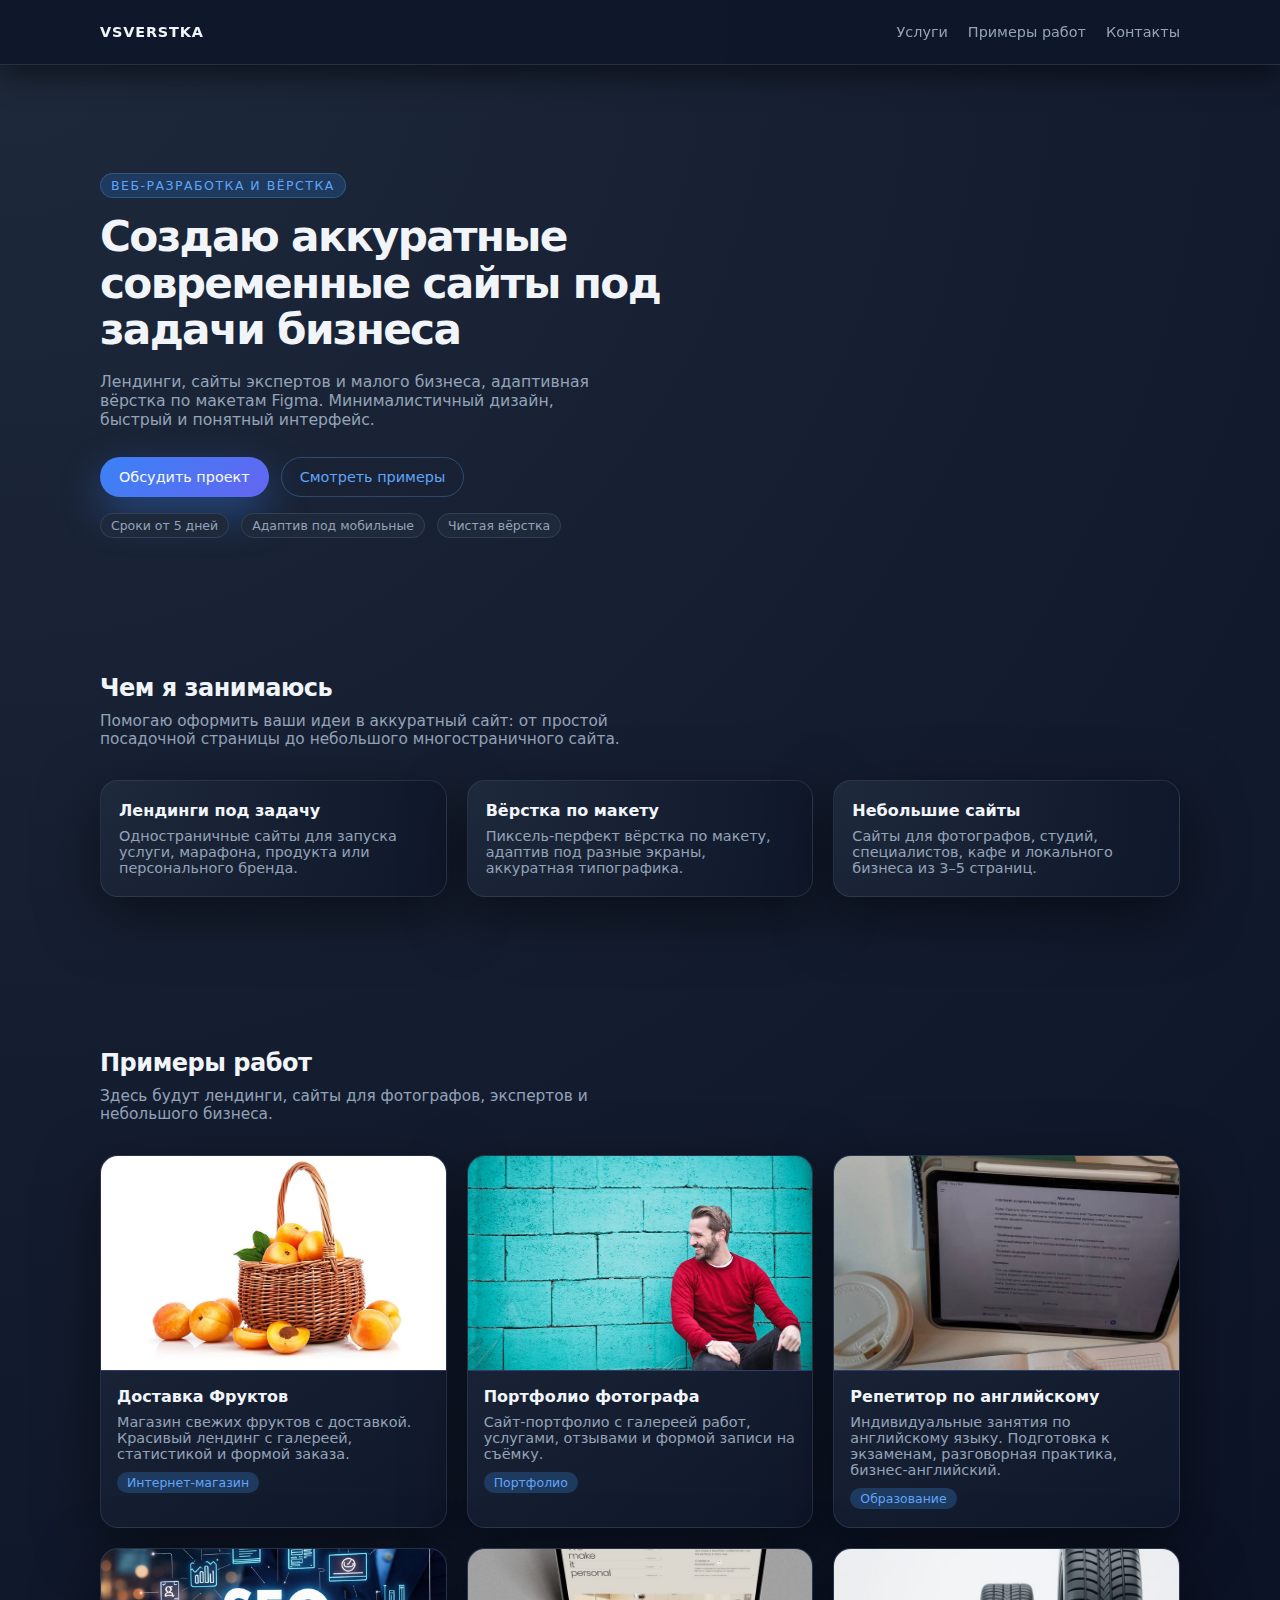
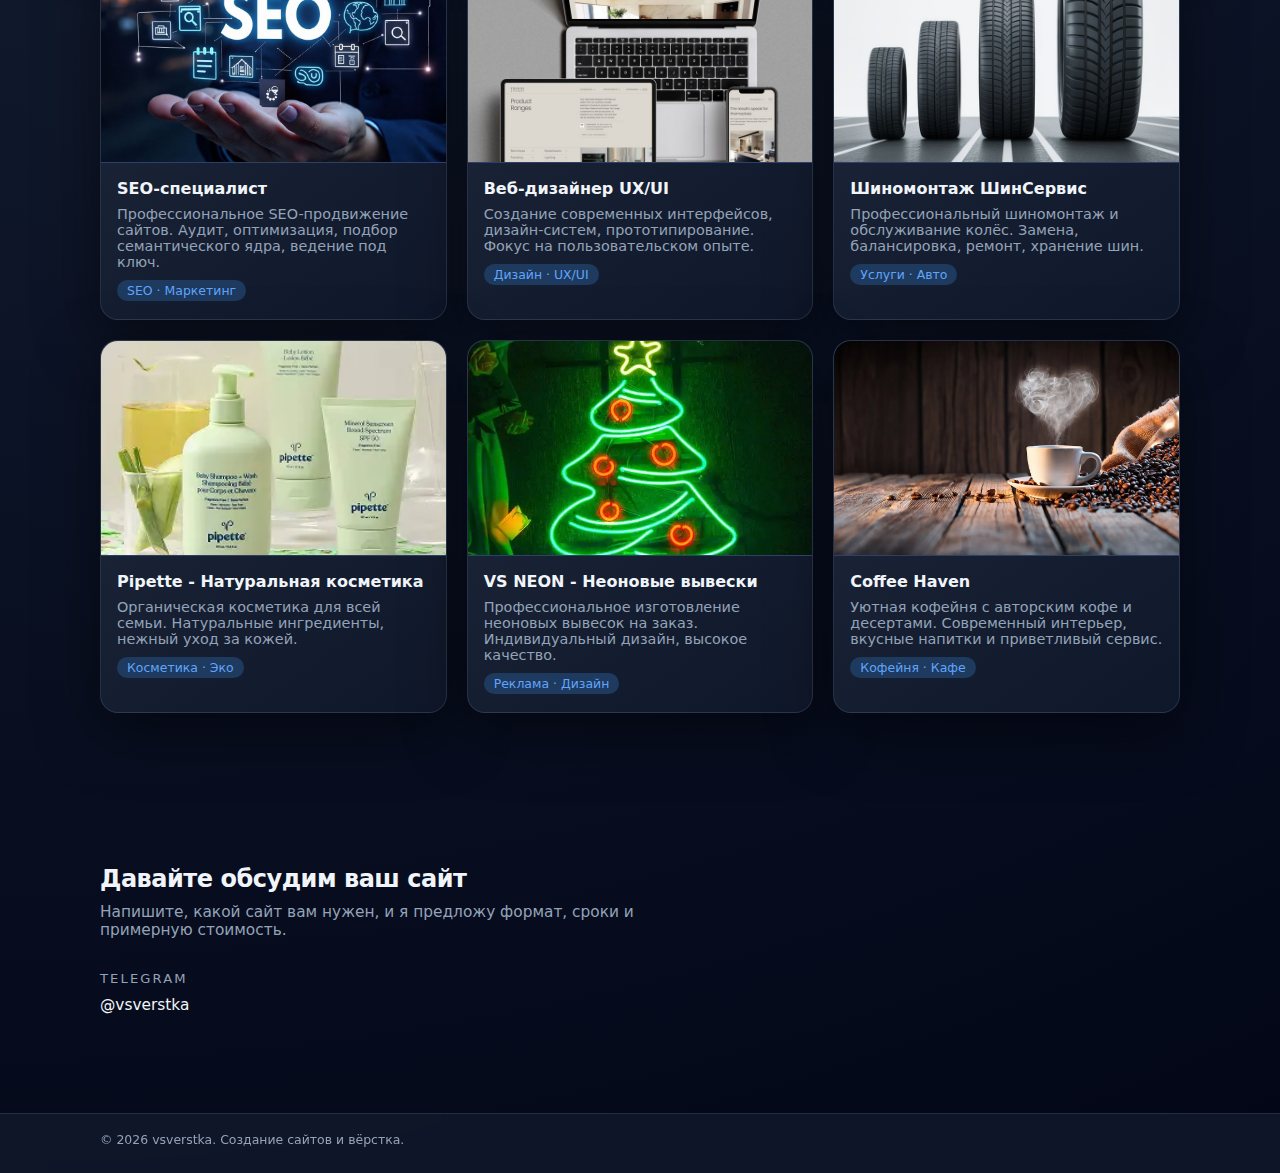
<file: index.html>
<!doctype html>
<html lang="ru">
  <head>
    <meta charset="utf-8" />
    <title>Портфолио — создание сайтов и вёрстка</title>
    <meta name="viewport" content="width=device-width, initial-scale=1" />
    <meta
      name="description"
      content="Создание современных сайтов и адаптивной вёрстки. Лендинги, сайты для экспертов и малого бизнеса."
    />
    <link rel="canonical" href="https://vsverstka.ru/" />
    <meta property="og:title" content="Портфолио — создание сайтов и вёрстка" />
    <meta property="og:description" content="Создание современных сайтов и адаптивной вёрстки. Лендинги, сайты для экспертов и малого бизнеса." />
    <meta property="og:type" content="website" />
    <meta property="og:url" content="https://vsverstka.ru/" />
    <meta property="og:image" content="images/project1/image1.webp" />
    <meta property="og:image:width" content="1200" />
    <meta property="og:image:height" content="630" />
    <link rel="stylesheet" href="css/root-styles.css" />

    <!-- Favicon -->
    <link rel="icon" type="image/svg+xml" href="favicons/favicon-main.svg">
</head>
  <body>
    <header class="site-header">
      <div class="container header-inner">
        <div class="header-left">
          <a href="index.html" class="logo">VSVerstka</a>
          <a href="https://t.me/vsverstka" target="_blank" class="header-cta" aria-label="Telegram">
            <svg xmlns="http://www.w3.org/2000/svg" width="24" height="24" viewBox="0 0 24 24" fill="currentColor">
              <path d="M11.944 0A12 12 0 0 0 0 12a12 12 0 0 0 12 12 12 12 0 0 0 12-12A12 12 0 0 0 12 0a12 12 0 0 0-.056 0zm4.962 7.224c.1-.002.321.023.465.14a.506.506 0 0 1 .171.325c.016.093.036.306.02.472-.18 1.898-.962 6.502-1.36 8.627-.168.9-.499 1.201-.82 1.23-.696.065-1.225-.46-1.9-.902-1.056-.693-1.653-1.124-2.678-1.8-1.185-.78-.417-1.21.258-1.91.177-.184 3.247-2.977 3.307-3.23.007-.032.014-.15-.056-.212s-.174-.041-.249-.024c-.106.024-1.793 1.14-5.061 3.345-.48.33-.913.49-1.302.48-.428-.008-1.252-.241-1.865-.44-.752-.245-1.349-.374-1.297-.789.027-.216.325-.437.893-.663 3.498-1.524 5.83-2.529 6.998-3.014 3.332-1.386 4.025-1.627 4.476-1.635z"/>
            </svg>
          </a>
        </div>
        <nav class="nav">
          <a href="#services">Услуги</a>
          <a href="#projects">Примеры работ</a>
          <a href="#contact">Контакты</a>
        </nav>
        <button class="burger" aria-label="Открыть меню" aria-expanded="false">
          <span></span>
          <span></span>
          <span></span>
        </button>
      </div>
    </header>

    <main>
      <!-- HERO -->
      <section class="hero">
        <div class="container hero-inner">
          <div class="hero-text">
            <p class="eyebrow">Веб‑разработка и вёрстка</p>
            <h1>
              Создаю аккуратные<br />
              современные сайты под задачи бизнеса
            </h1>
            <p class="hero-subtitle">
              Лендинги, сайты экспертов и малого бизнеса, адаптивная вёрстка по макетам
              Figma. Минималистичный дизайн, быстрый и понятный интерфейс.
            </p>
            <div class="hero-actions">
              <a href="https://t.me/vsverstka" target="_blank" class="btn primary">Обсудить проект</a>
              <a href="#projects" class="btn ghost">Смотреть примеры</a>
            </div>
            <div class="hero-meta">
              <span>Сроки от 5 дней</span>
              <span>Адаптив под мобильные</span>
              <span>Чистая вёрстка</span>
            </div>
          </div>
        </div>
      </section>

      <!-- SERVICES -->
      <section id="services" class="section">
        <div class="container">
          <h2>Чем я занимаюсь</h2>
          <p class="section-intro">
            Помогаю оформить ваши идеи в аккуратный сайт: от простой посадочной страницы до
            небольшого многостраничного сайта.
          </p>
          <div class="cards-grid">
            <article class="card">
              <h3>Лендинги под задачу</h3>
              <p>
                Одностраничные сайты для запуска услуги, марафона, продукта или персонального
                бренда.
              </p>
            </article>
            <article class="card">
              <h3>Вёрстка по макету</h3>
              <p>
                Пиксель‑перфект вёрстка по макету, адаптив под разные экраны, аккуратная
                типографика.
              </p>
            </article>
            <article class="card">
              <h3>Небольшие сайты</h3>
              <p>
                Сайты для фотографов, студий, специалистов, кафе и локального бизнеса из 3–5
                страниц.
              </p>
            </article>
          </div>
        </div>
      </section>

      <!-- PROJECTS -->
      <section id="projects" class="section section-alt">
        <div class="container">
          <h2>Примеры работ</h2>
          <p class="section-intro">
            Здесь будут лендинги, сайты для фотографов, экспертов и
            небольшого бизнеса.
          </p>

          <div class="projects-grid">
            <!-- Проект 1 -->
            <a class="project-card" href="projects/project-1.html" target="_blank">
              <div class="project-thumb">
                <img src="images/project1/image1.webp" alt="Доставка Фруктов" loading="lazy">
              </div>
              <div class="project-content">
                <h3>Доставка Фруктов</h3>
                <p>Магазин свежих фруктов с доставкой. Красивый лендинг с галереей, статистикой и формой заказа.</p>
                <span class="project-tag">Интернет-магазин</span>
              </div>
            </a>

            <!-- Проект 2 -->
            <a class="project-card" href="projects/project-2.html" target="_blank">
              <div class="project-thumb">
                <img src="images/project2/about-photo.jpg" alt="Фотограф" loading="lazy">
              </div>
              <div class="project-content">
                <h3>Портфолио фотографа</h3>
                <p>Сайт-портфолио с галереей работ, услугами, отзывами и формой записи на съёмку.</p>
                <span class="project-tag">Портфолио</span>
              </div>
            </a>

            <!-- Проект 3 -->
            <a class="project-card" href="projects/project-3.html" target="_blank">
              <div class="project-thumb">
                <img src="images/project3/hero.jpg" alt="Репетитор по английскому" loading="lazy">
              </div>
              <div class="project-content">
                <h3>Репетитор по английскому</h3>
                <p>Индивидуальные занятия по английскому языку. Подготовка к экзаменам, разговорная практика, бизнес-английский.</p>
                <span class="project-tag">Образование</span>
              </div>
            </a>

            <!-- Примеры 4–12: заготовки -->
            <!-- Проект 4 -->
            <a class="project-card" href="projects/project-4.html" target="_blank">
              <div class="project-thumb">
                <img src="images/project4/hero.jpg" alt="SEO-специалист" loading="lazy">
              </div>
              <div class="project-content">
                <h3>SEO-специалист</h3>
                <p>Профессиональное SEO-продвижение сайтов. Аудит, оптимизация, подбор семантического ядра, ведение под ключ.</p>
                <span class="project-tag">SEO · Маркетинг</span>
              </div>
            </a>
            <!-- Проект 5 -->
            <a class="project-card" href="projects/project-5.html" target="_blank">
              <div class="project-thumb">
                <img src="images/project5/hero.jpg" alt="Веб-дизайнер">
              </div>
              <div class="project-content">
                <h3>Веб-дизайнер UX/UI</h3>
                <p>Создание современных интерфейсов, дизайн-систем, прототипирование. Фокус на пользовательском опыте.</p>
                <span class="project-tag">Дизайн · UX/UI</span>
              </div>
            </a>
            <!-- Проект 6 -->
            <a class="project-card" href="projects/project-6.html" target="_blank">
              <div class="project-thumb">
                <img src="images/project6/hero.jpg" alt="Шиномонтаж">
              </div>
              <div class="project-content">
                <h3>Шиномонтаж ШинСервис</h3>
                <p>Профессиональный шиномонтаж и обслуживание колёс. Замена, балансировка, ремонт, хранение шин.</p>
                <span class="project-tag">Услуги · Авто</span>
              </div>
            </a>
            <!-- Проект 7 -->
            <a class="project-card" href="projects/project-7.html" target="_blank">
              <div class="project-thumb">
                <img src="images/project7/firstSec1.webp" alt="Pipette - натуральная косметика" loading="lazy">
              </div>
              <div class="project-content">
                <h3>Pipette - Натуральная косметика</h3>
                <p>Органическая косметика для всей семьи. Натуральные ингредиенты, нежный уход за кожей.</p>
                <span class="project-tag">Косметика · Эко</span>
              </div>
            </a>
            <!-- Проект 8 -->
            <a class="project-card" href="projects/project-8.html" target="_blank">
              <div class="project-thumb">
                <img src="images/project8/pp3.webp" alt="VS NEON - Неоновые вывески на заказ" loading="lazy">
              </div>
              <div class="project-content">
                <h3>VS NEON - Неоновые вывески</h3>
                <p>Профессиональное изготовление неоновых вывесок на заказ. Индивидуальный дизайн, высокое качество.</p>
                <span class="project-tag">Реклама · Дизайн</span>
              </div>
            </a>
            <a class="project-card" href="projects/project-9.html" target="_blank">
              <div class="project-thumb">
                <img src="images/project9/coffee_image.webp" alt="Coffee Haven - Кофейня" loading="lazy">
              </div>
              <div class="project-content">
                <h3>Coffee Haven</h3>
                <p>Уютная кофейня с авторским кофе и десертами. Современный интерьер, вкусные напитки и приветливый сервис.</p>
                <span class="project-tag">Кофейня · Кафе</span>
              </div>
            </a>
          </div>
        </div>
      </section>

      <!-- CONTACT -->
      <section id="contact" class="section">
        <div class="container">
          <h2>Давайте обсудим ваш сайт</h2>
          <p class="section-intro">
            Напишите, какой сайт вам нужен, и я предложу формат, сроки и примерную стоимость.
          </p>
          <div class="contact-block">
            <div class="contact-item">
              <span class="contact-label">Telegram</span>
              <a href="https://t.me/vsverstka" target="_blank" class="contact-link"
                >@vsverstka</a
              >
            </div>
          </div>
        </div>
      </section>
    </main>

    <footer class="site-footer">
      <div class="container footer-inner">
        <span>© <span id="year"></span> vsverstka. Создание сайтов и вёрстка.</span>
      </div>
    </footer>

    <script src="js/root-script.js" defer></script>
  </body>
</html>
</file>
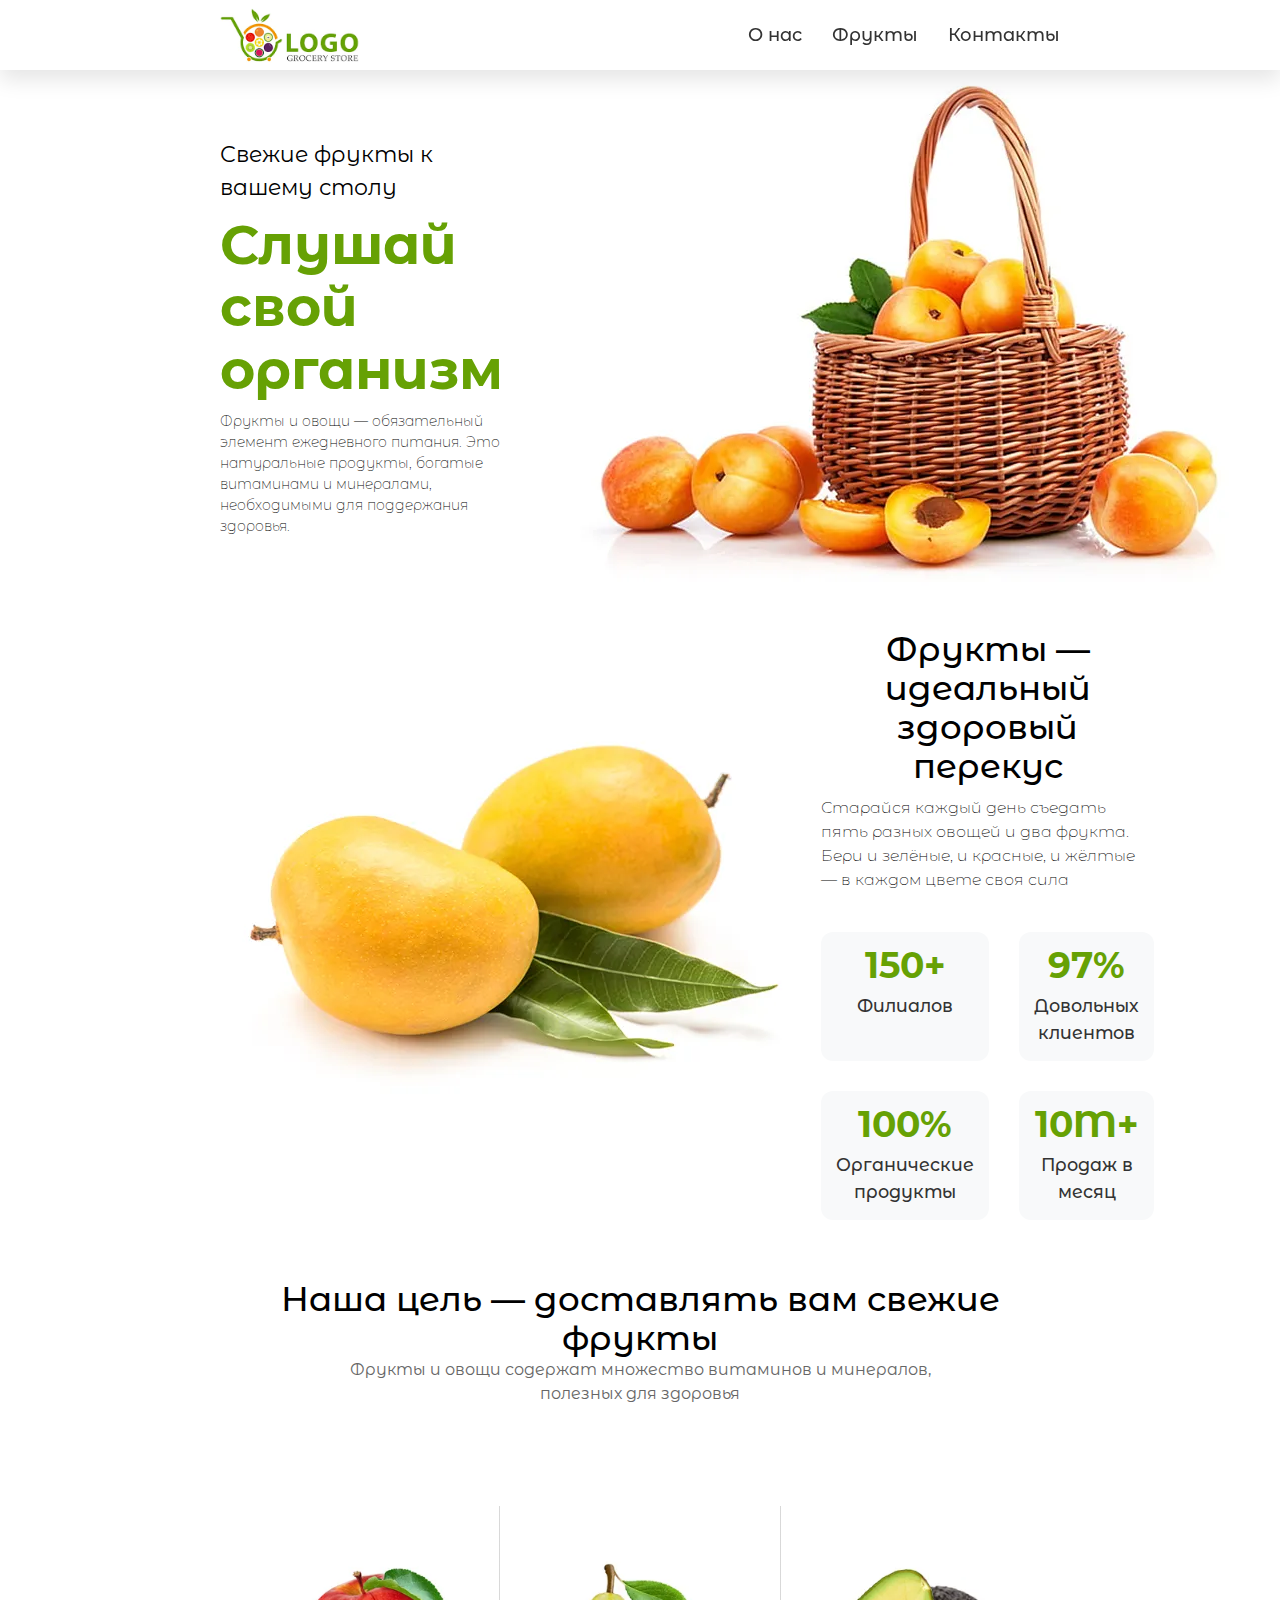
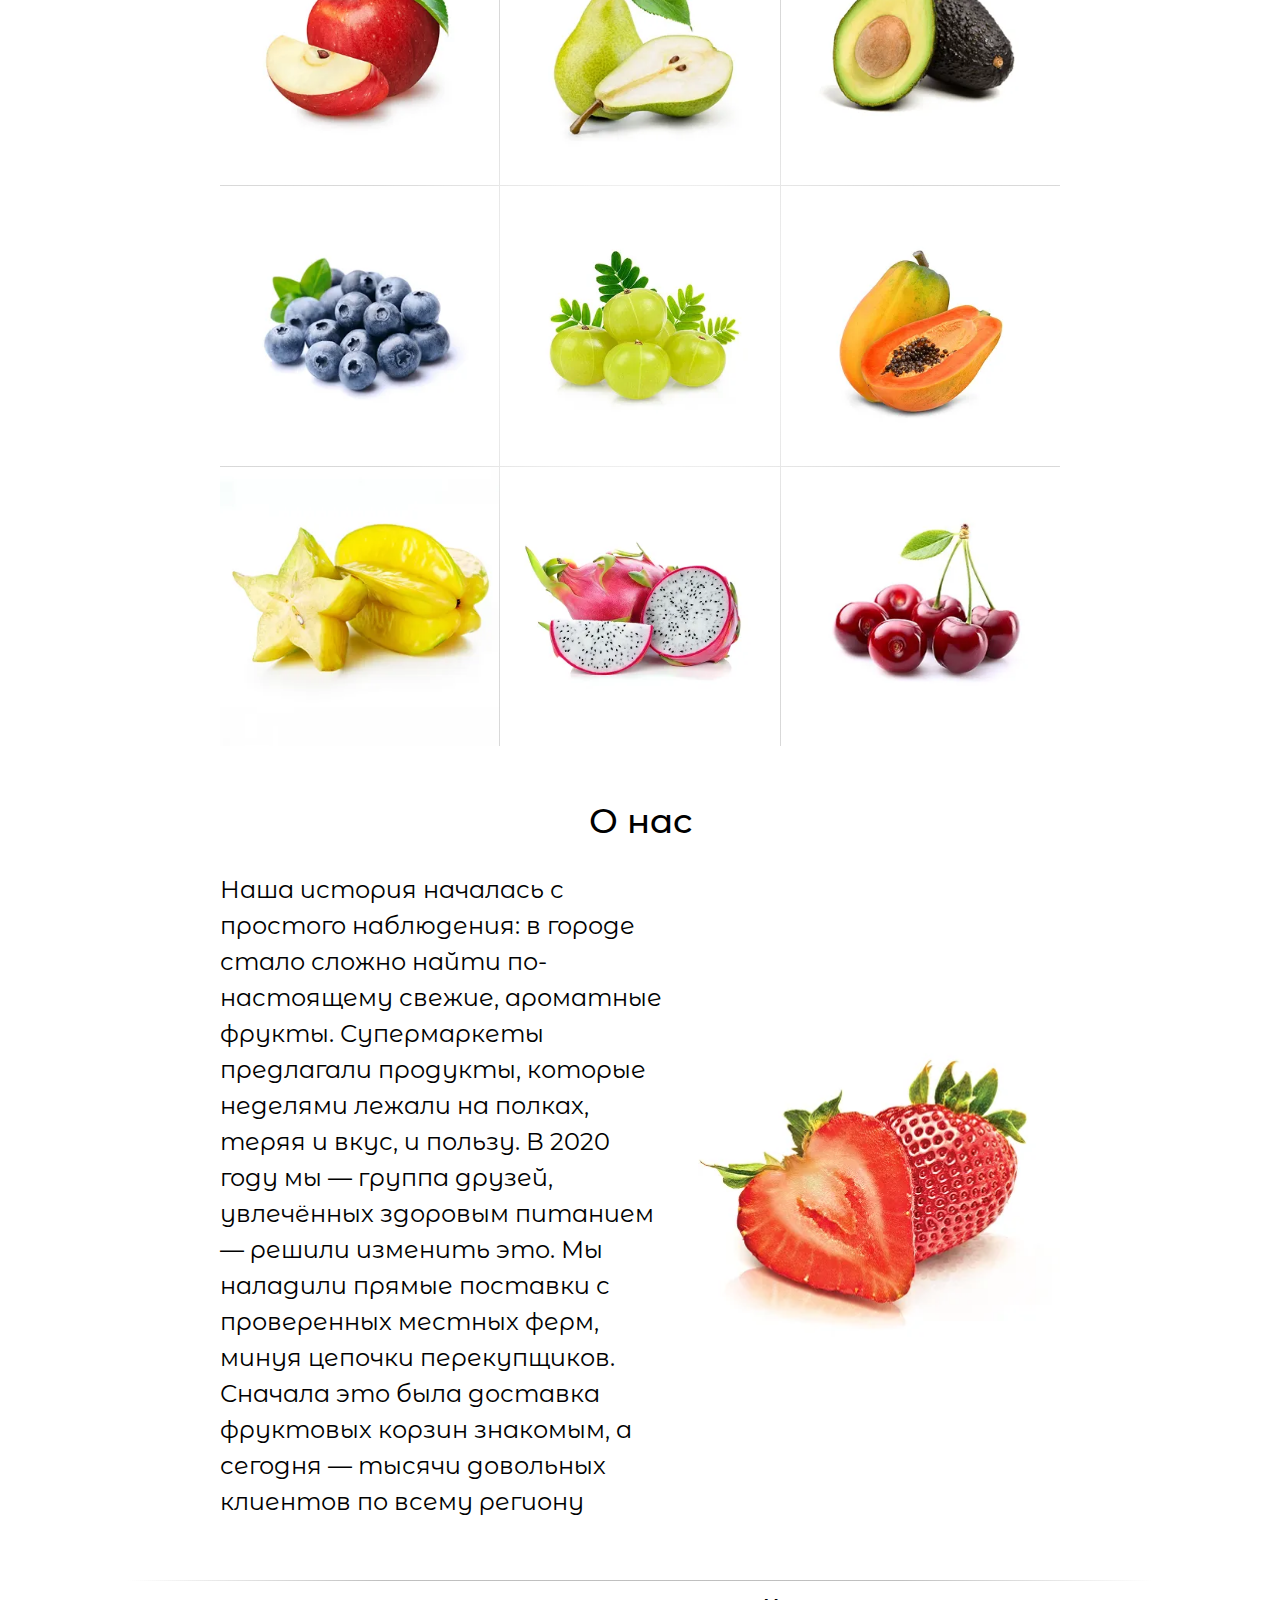
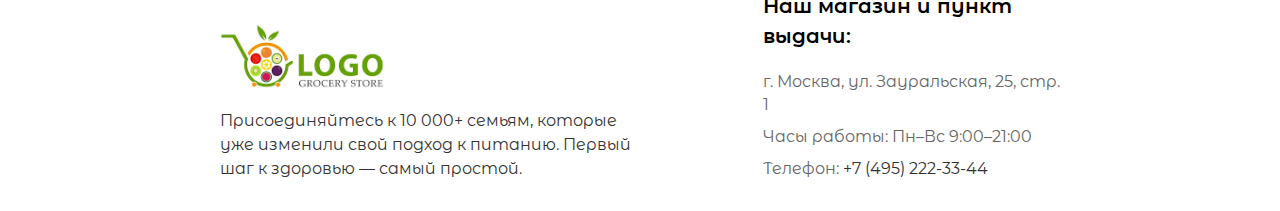
<file: projects/project-1.html>
<!DOCTYPE html>
<html lang="en">
<head>
    <meta charset="UTF-8">
    <meta name="viewport" content="width=device-width, initial-scale=1.0">
    <title>Доставка Фурктов</title>
    <link rel="preconnect" href="https://fonts.googleapis.com">
<link rel="preconnect" href="https://fonts.gstatic.com" crossorigin>
<link href="https://fonts.googleapis.com/css2?family=Montserrat+Alternates:ital,wght@0,100;0,300;0,400;0,500;0,700;1,100&display=swap" rel="stylesheet">

    <!-- Favicon -->
    <link rel="icon" type="image/svg+xml" href="../favicons/favicon-project1.svg">

<link rel="stylesheet" href="../css/project1-styles.css">
</head>
<body>
    <header class="header">
        <nav class="navbar">
            <div class="navbar__container">
                <!-- Лого -->
                <a href="../index.html" class="navbar__logo">
                    <img src="../images/project1/logo.svg" alt="Логотип" class="navbar__logo-image">
                </a>
                
                <!-- Меню -->
                <ul class="navbar__menu">
                    <li class="navbar__item">
                        <a href="#about" class="navbar__link">О нас</a>
                    </li>
                    <li class="navbar__item">
                        <a href="#gallery" class="navbar__link">Фрукты</a>
                    </li>
                    <li class="navbar__item">
                        <a href="#contacts" class="navbar__link">Контакты</a>
                    </li>
                </ul>
                
                <!-- Кнопка для мобильных -->
                <button class="navbar__toggler" aria-label="Открыть меню">
                    <span class="navbar__toggler-line"></span>
                    <span class="navbar__toggler-line"></span>
                    <span class="navbar__toggler-line"></span>
                </button>
            </div>
        </nav>
    </header>
    
    <main>
     <section class="hero">
    <div class="hero__description">
        <h2 class="hero__uptitle">Свежие фрукты к вашему столу</h2>
        <h1 class="hero__title">Слушай свой организм</h1>
        <p class="hero__subtext">Фрукты и овощи — обязательный элемент ежедневного питания. Это натуральные продукты, богатые витаминами и минералами, необходимыми для поддержания здоровья.</p>
    </div>
    <img src="../images/project1/image1.webp" alt="Корзина с персиками" class="hero__image">
</section>

        <div class="container">
    <section class="healthy">
        <div class="healthy__content">
            <img src="../images/project1/image2.webp" class="healthy__image" alt="фрукт">
            
            <div class="healthy__info">
                <h2 class="healthy__title">Фрукты — идеальный здоровый перекус</h2>
                <p class="healthy__text">Старайся каждый день съедать пять разных овощей и два фрукта. Бери и зелёные, и красные, и жёлтые — в каждом цвете своя сила</p>
                
                <div class="healthy__stats">
                    <div class="healthy__stat">
                        <div class="healthy__stat-number">150+</div>
                        <div class="healthy__stat-label">Филиалов</div>
                    </div>
                    
                    <div class="healthy__stat">
                        <div class="healthy__stat-number">97%</div>
                        <div class="healthy__stat-label">Довольных клиентов</div>
                    </div>
                    
                    <div class="healthy__stat">
                        <div class="healthy__stat-number">100%</div>
                        <div class="healthy__stat-label">Органические продукты</div>
                    </div>
                    
                    <div class="healthy__stat">
                        <div class="healthy__stat-number">10M+</div>
                        <div class="healthy__stat-label">Продаж в месяц</div>
                    </div>
                </div>
            </div>
        </div>
    </section>
</div>
        </section>
     <section class="gallery">
    <div class="gallery__header">
        <h2 class="gallery__title" id="gallery">Наша цель — доставлять вам свежие фрукты</h2>
        <p class="gallery__text">Фрукты и овощи содержат множество витаминов и минералов, полезных для здоровья</p>
    </div>
    <div class="gallery__grid">
        <img src="../images/project1/apple.webp" alt="Яблоко" class="gallery__image">
        <img src="../images/project1/pear.webp" alt="Груша" class="gallery__image">
        <img src="../images/project1/mango.webp" alt="Манго" class="gallery__image">
        <img src="../images/project1/blue.webp" alt="Черника" class="gallery__image">
        <img src="../images/project1/kryzh.webp" alt="Крыжовник" class="gallery__image">
        <img src="../images/project1/fruit6.webp" alt="Фрукты" class="gallery__image">
        <img src="../images/project1/fruit4.webp" alt="Фрукты" class="gallery__image">
        <img src="../images/project1/dragon.webp" alt="Драконий фрукт" class="gallery__image">
        <img src="../images/project1/cherry.webp" alt="Вишня" class="gallery__image">
    </div>
</section>
       <section class="about">
    <h2 class="about__title" id="about">О нас</h2>
    <div class="about__content">
        <img src="../images/project1/straw.webp" alt="Клубника" class="about__image">
        <p class="about__text">Наша история началась с простого наблюдения: в городе стало сложно найти по-настоящему свежие, ароматные фрукты. Супермаркеты предлагали продукты, которые неделями лежали на полках, теряя и вкус, и пользу. В 2020 году мы — группа друзей, увлечённых здоровым питанием — решили изменить это. Мы наладили прямые поставки с проверенных местных ферм, минуя цепочки перекупщиков. Сначала это была доставка фруктовых корзин знакомым, а сегодня — тысячи довольных клиентов по всему региону</p>
    </div>
</section>
        <hr class="hr">
    </main>
<footer class="footer">
    <div class="footer__logo-section">
        <a href="../index.html" class="footer__logo">
            <img src="../images/project1/logo.svg" alt="Логотип" class="footer__logo-image">
        </a>
        <p class="footer__description">Присоединяйтесь к 10 000+ семьям, которые уже изменили свой подход к питанию. Первый шаг к здоровью — самый простой.</p>
    </div>
    
    <div class="footer__contacts" id="contacts">
        <div class="footer__address">
            <h2 class="footer__title">Наш магазин и пункт выдачи:</h2>
            <p class="footer__address-text">г. Москва, ул. Зауральская, 25, стр. 1</p>
            <p class="footer__hours">Часы работы: Пн–Вс 9:00–21:00</p>
            <p class="footer__phone">
                Телефон: <a href="tel:+74952223344" class="footer__phone-link">+7 (495) 222-33-44</a>
            </p>
        </div>
    </div>
</footer>
    <script src="../js/project1-main.js"></script>
</body>
</html>
</file>
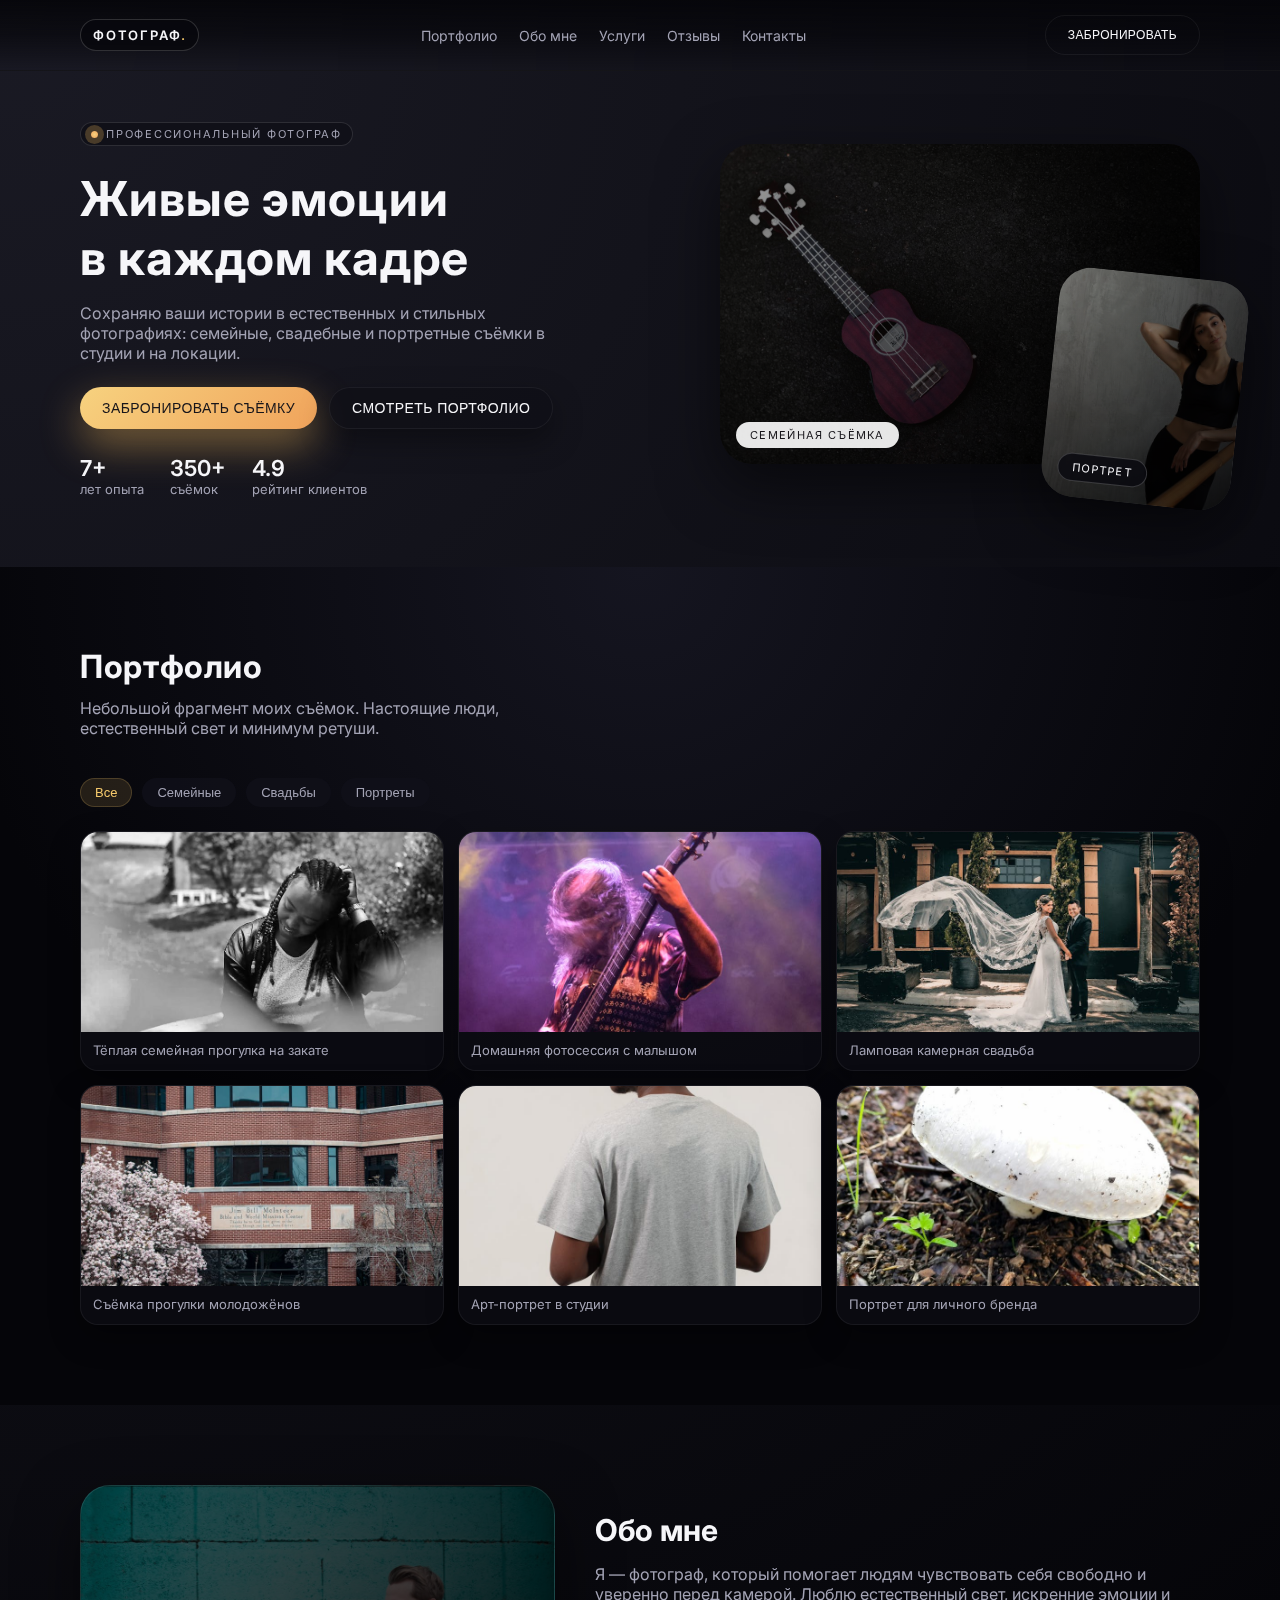
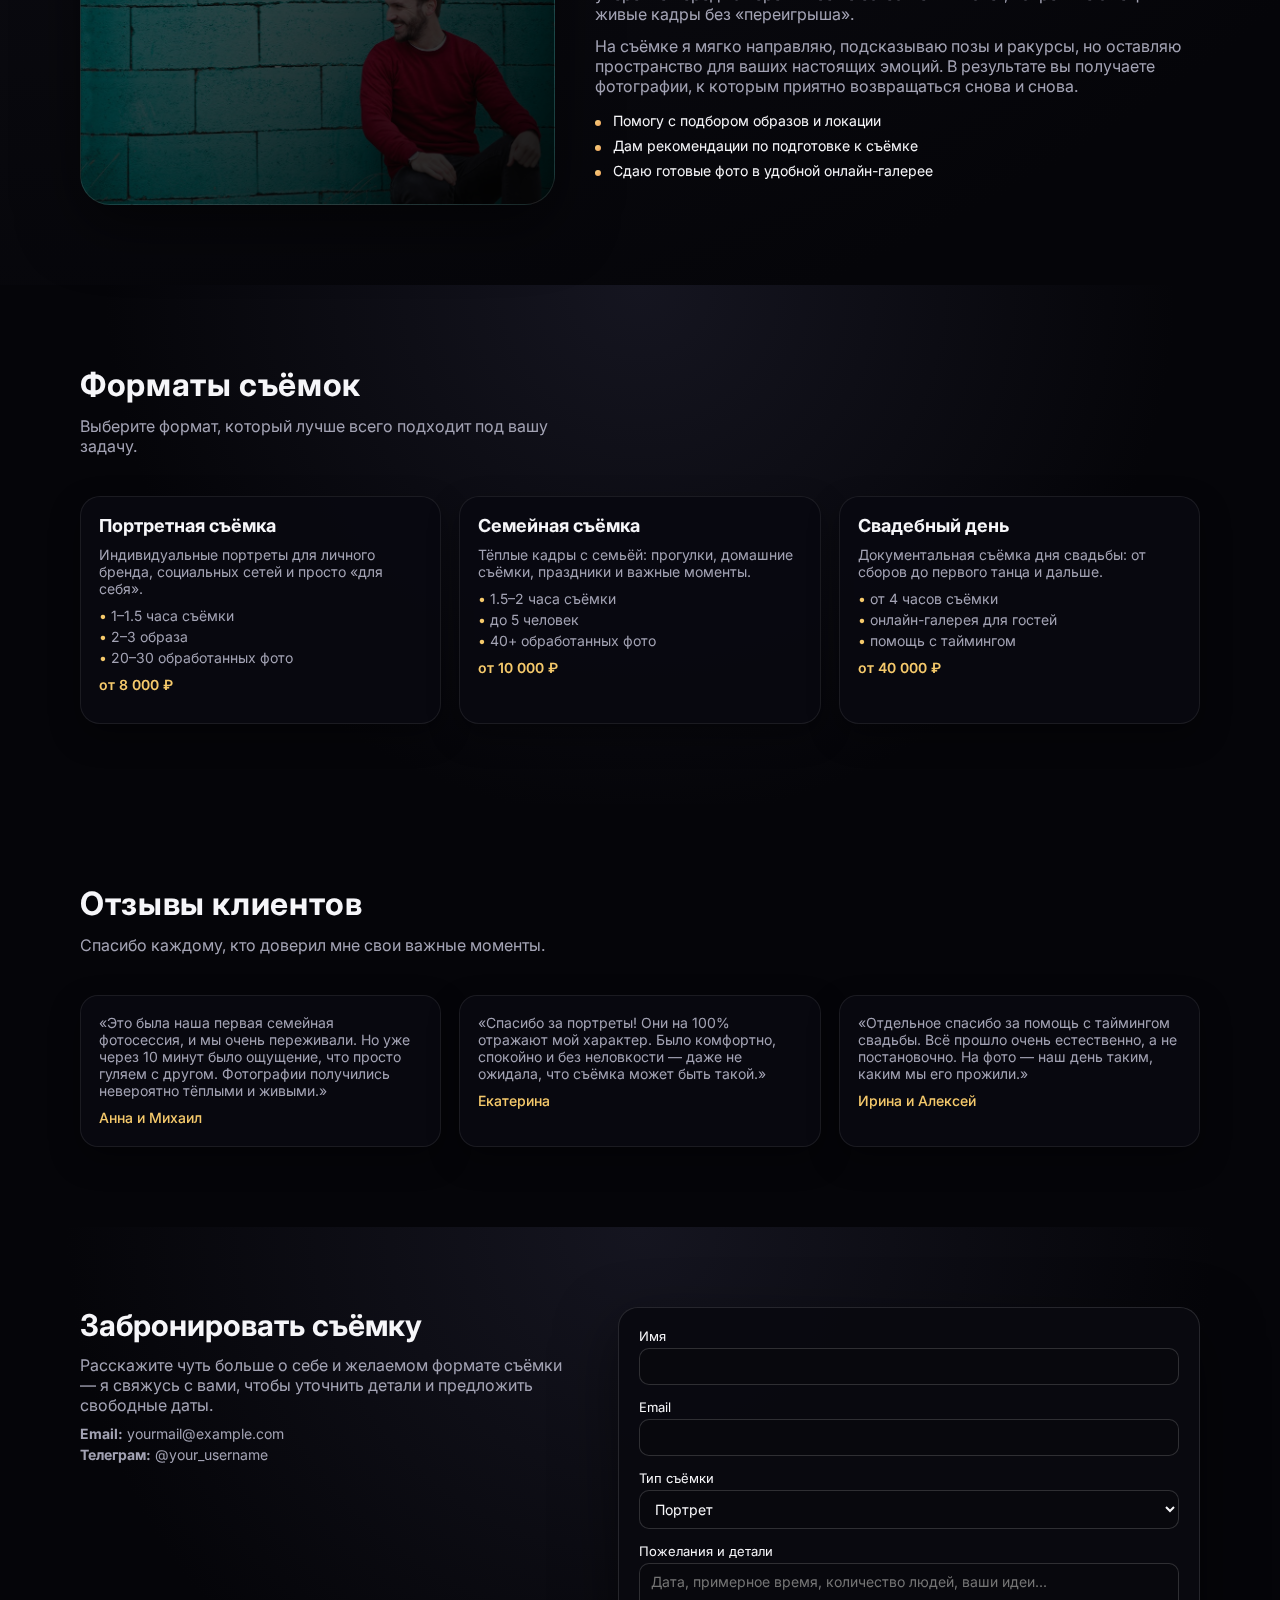
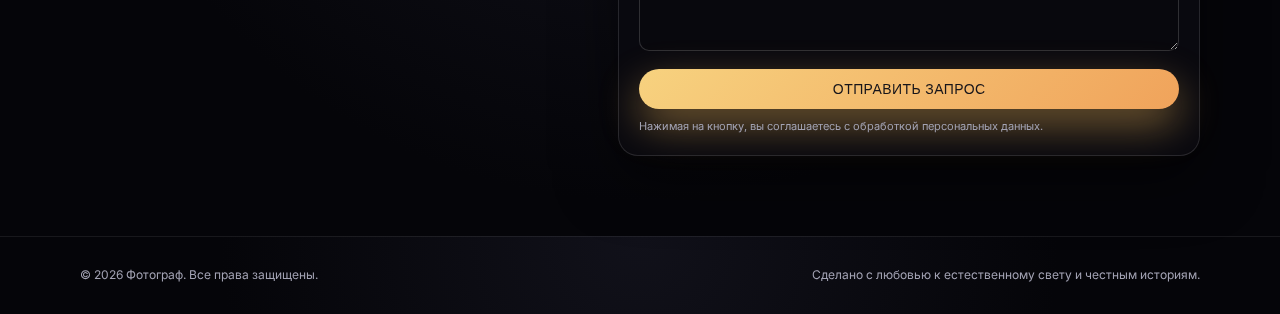
<file: projects/project-2.html>
<!DOCTYPE html>
<html lang="ru">
  <head>
    <meta charset="UTF-8" />
    <meta name="viewport" content="width=device-width, initial-scale=1.0" />
    <title>Фотограф — Портфолио и услуги</title>
    <meta
      name="description"
      content="Профессиональный фотограф: семейные, свадебные и портретные фотосессии. Бронируйте удобную дату онлайн."
    />
    <link rel="preconnect" href="https://fonts.googleapis.com" />
    <link rel="preconnect" href="https://fonts.gstatic.com" crossorigin />
    <link
      href="https://fonts.googleapis.com/css2?family=Inter:wght@300;400;500;600;700&display=swap"
      rel="stylesheet"
    />

    <!-- Favicon -->
    <link rel="icon" type="image/svg+xml" href="../favicons/favicon-project2.svg">

    <link rel="stylesheet" href="../css/project2-styles.css" />
  </head>
  <body>
    <header class="site-header">
      <div class="container header-inner">
        <a href="../index.html" class="logo">Фотограф<span>.</span></a>
        <nav class="nav">
          <a href="#portfolio">Портфолио</a>
          <a href="#about">Обо мне</a>
          <a href="#services">Услуги</a>
          <a href="#reviews">Отзывы</a>
          <a href="#contact">Контакты</a>
        </nav>
        <button class="btn btn-outline nav-cta" data-scroll-to="#contact">
          Забронировать
        </button>
        <button class="nav-toggle" aria-label="Открыть меню">
          <span></span>
          <span></span>
        </button>
      </div>
    </header>

    <main>
      <section id="hero" class="hero">
        <div class="container hero-inner">
          <div class="hero-text">
            <p class="eyebrow">Профессиональный фотограф</p>
            <h1>
              Живые эмоции<br />
              в каждом кадре
            </h1>
            <p class="hero-subtitle">
              Сохраняю ваши истории в естественных и стильных фотографиях:
              семейные, свадебные и портретные съёмки в студии и на локации.
            </p>
            <div class="hero-actions">
              <button class="btn" data-scroll-to="#contact">
                Забронировать съёмку
              </button>
              <button class="btn btn-ghost" data-scroll-to="#portfolio">
                Смотреть портфолио
              </button>
            </div>
            <div class="hero-meta">
              <div>
                <span class="hero-number">7+</span>
                <span>лет опыта</span>
              </div>
              <div>
                <span class="hero-number">350+</span>
                <span>съёмок</span>
              </div>
              <div>
                <span class="hero-number">4.9</span>
                <span>рейтинг клиентов</span>
              </div>
            </div>
          </div>
          <div class="hero-visual">
            <div class="hero-image hero-image-main">
              <div class="hero-image-overlay"></div>
              <span class="badge badge-light">Семейная съёмка</span>
            </div>
            <div class="hero-image hero-image-secondary">
              <div class="hero-image-overlay"></div>
              <span class="badge badge-dark">Портрет</span>
            </div>
          </div>
        </div>
      </section>

      <section id="portfolio" class="section section-alt">
        <div class="container">
          <div class="section-header">
            <h2>Портфолио</h2>
            <p>
              Небольшой фрагмент моих съёмок. Настоящие люди, естественный свет
              и минимум ретуши.
            </p>
          </div>

          <div class="portfolio-filters">
            <button class="filter-btn is-active" data-filter="all">
              Все
            </button>
            <button class="filter-btn" data-filter="family">Семейные</button>
            <button class="filter-btn" data-filter="wedding">Свадьбы</button>
            <button class="filter-btn" data-filter="portrait">Портреты</button>
          </div>

          <div class="portfolio-grid">
            <figure class="portfolio-item" data-category="family">
              <div class="portfolio-image img-1"></div>
              <figcaption>Тёплая семейная прогулка на закате</figcaption>
            </figure>
            <figure class="portfolio-item" data-category="family">
              <div class="portfolio-image img-2"></div>
              <figcaption>Домашняя фотосессия с малышом</figcaption>
            </figure>
            <figure class="portfolio-item" data-category="wedding">
              <div class="portfolio-image img-3"></div>
              <figcaption>Ламповая камерная свадьба</figcaption>
            </figure>
            <figure class="portfolio-item" data-category="wedding">
              <div class="portfolio-image img-4"></div>
              <figcaption>Съёмка прогулки молодожёнов</figcaption>
            </figure>
            <figure class="portfolio-item" data-category="portrait">
              <div class="portfolio-image img-5"></div>
              <figcaption>Арт-портрет в студии</figcaption>
            </figure>
            <figure class="portfolio-item" data-category="portrait">
              <div class="portfolio-image img-6"></div>
              <figcaption>Портрет для личного бренда</figcaption>
            </figure>
          </div>
        </div>
      </section>

      <section id="about" class="section">
        <div class="container about-inner">
          <div class="about-photo"></div>
          <div class="about-text">
            <h2>Обо мне</h2>
            <p>
              Я — фотограф, который помогает людям чувствовать себя свободно и
              уверенно перед камерой. Люблю естественный свет, искренние
              эмоции и живые кадры без «переигрыша».
            </p>
            <p>
              На съёмке я мягко направляю, подсказываю позы и ракурсы, но
              оставляю пространство для ваших настоящих эмоций. В результате вы
              получаете фотографии, к которым приятно возвращаться снова и
              снова.
            </p>
            <ul class="about-list">
              <li>Помогу с подбором образов и локации</li>
              <li>Дам рекомендации по подготовке к съёмке</li>
              <li>Сдаю готовые фото в удобной онлайн-галерее</li>
            </ul>
          </div>
        </div>
      </section>

      <section id="services" class="section section-alt">
        <div class="container">
          <div class="section-header">
            <h2>Форматы съёмок</h2>
            <p>Выберите формат, который лучше всего подходит под вашу задачу.</p>
          </div>

          <div class="cards-grid">
            <article class="card">
              <h3>Портретная съёмка</h3>
              <p>
                Индивидуальные портреты для личного бренда, социальных сетей и
                просто «для себя».
              </p>
              <ul>
                <li>1–1.5 часа съёмки</li>
                <li>2–3 образа</li>
                <li>20–30 обработанных фото</li>
              </ul>
              <p class="card-price">от 8 000 ₽</p>
            </article>

            <article class="card">
              <h3>Семейная съёмка</h3>
              <p>
                Тёплые кадры с семьёй: прогулки, домашние съёмки, праздники и
                важные моменты.
              </p>
              <ul>
                <li>1.5–2 часа съёмки</li>
                <li>до 5 человек</li>
                <li>40+ обработанных фото</li>
              </ul>
              <p class="card-price">от 10 000 ₽</p>
            </article>

            <article class="card">
              <h3>Свадебный день</h3>
              <p>
                Документальная съёмка дня свадьбы: от сборов до первого танца
                и дальше.
              </p>
              <ul>
                <li>от 4 часов съёмки</li>
                <li>онлайн-галерея для гостей</li>
                <li>помощь с таймингом</li>
              </ul>
              <p class="card-price">от 40 000 ₽</p>
            </article>
          </div>
        </div>
      </section>

      <section id="reviews" class="section">
        <div class="container">
          <div class="section-header">
            <h2>Отзывы клиентов</h2>
            <p>Спасибо каждому, кто доверил мне свои важные моменты.</p>
          </div>

          <div class="reviews-grid">
            <article class="review">
              <p class="review-text">
                «Это была наша первая семейная фотосессия, и мы очень
                переживали. Но уже через 10 минут было ощущение, что просто
                гуляем с другом. Фотографии получились невероятно тёплыми и
                живыми.»
              </p>
              <p class="review-author">Анна и Михаил</p>
            </article>
            <article class="review">
              <p class="review-text">
                «Спасибо за портреты! Они на 100% отражают мой характер. Было
                комфортно, спокойно и без неловкости — даже не ожидала, что
                съёмка может быть такой.»
              </p>
              <p class="review-author">Екатерина</p>
            </article>
            <article class="review">
              <p class="review-text">
                «Отдельное спасибо за помощь с таймингом свадьбы. Всё прошло
                очень естественно, а не постановочно. На фото — наш день таким,
                каким мы его прожили.»
              </p>
              <p class="review-author">Ирина и Алексей</p>
            </article>
          </div>
        </div>
      </section>

      <section id="contact" class="section section-alt">
        <div class="container contact-inner">
          <div class="contact-text">
            <h2>Забронировать съёмку</h2>
            <p>
              Расскажите чуть больше о себе и желаемом формате съёмки — я
              свяжусь с вами, чтобы уточнить детали и предложить свободные
              даты.
            </p>
            <div class="contact-meta">
              <p><strong>Email:</strong> yourmail@example.com</p>
              <p><strong>Телеграм:</strong> @your_username</p>
            </div>
          </div>

          <form class="contact-form" autocomplete="on">
            <div class="form-row">
              <label for="name">Имя</label>
              <input id="name" name="name" type="text" required />
            </div>
            <div class="form-row">
              <label for="email">Email</label>
              <input id="email" name="email" type="email" required />
            </div>
            <div class="form-row">
              <label for="type">Тип съёмки</label>
              <select id="type" name="type">
                <option value="portrait">Портрет</option>
                <option value="family">Семейная</option>
                <option value="wedding">Свадьба</option>
                <option value="other">Другое</option>
              </select>
            </div>
            <div class="form-row">
              <label for="message">Пожелания и детали</label>
              <textarea
                id="message"
                name="message"
                rows="4"
                placeholder="Дата, примерное время, количество людей, ваши идеи..."
              ></textarea>
            </div>
            <button type="submit" class="btn btn-full-width">
              Отправить запрос
            </button>
            <p class="form-note">
              Нажимая на кнопку, вы соглашаетесь с обработкой персональных
              данных.
            </p>
          </form>
        </div>
      </section>
    </main>

    <footer class="site-footer">
      <div class="container footer-inner">
        <p>© <span id="year"></span> Фотограф. Все права защищены.</p>
        <p class="footer-note">
          Сделано с любовью к естественному свету и честным историям.
        </p>
      </div>
    </footer>

    <script src="../js/project2-script.js"></script>
  </body>
</html>
</file>
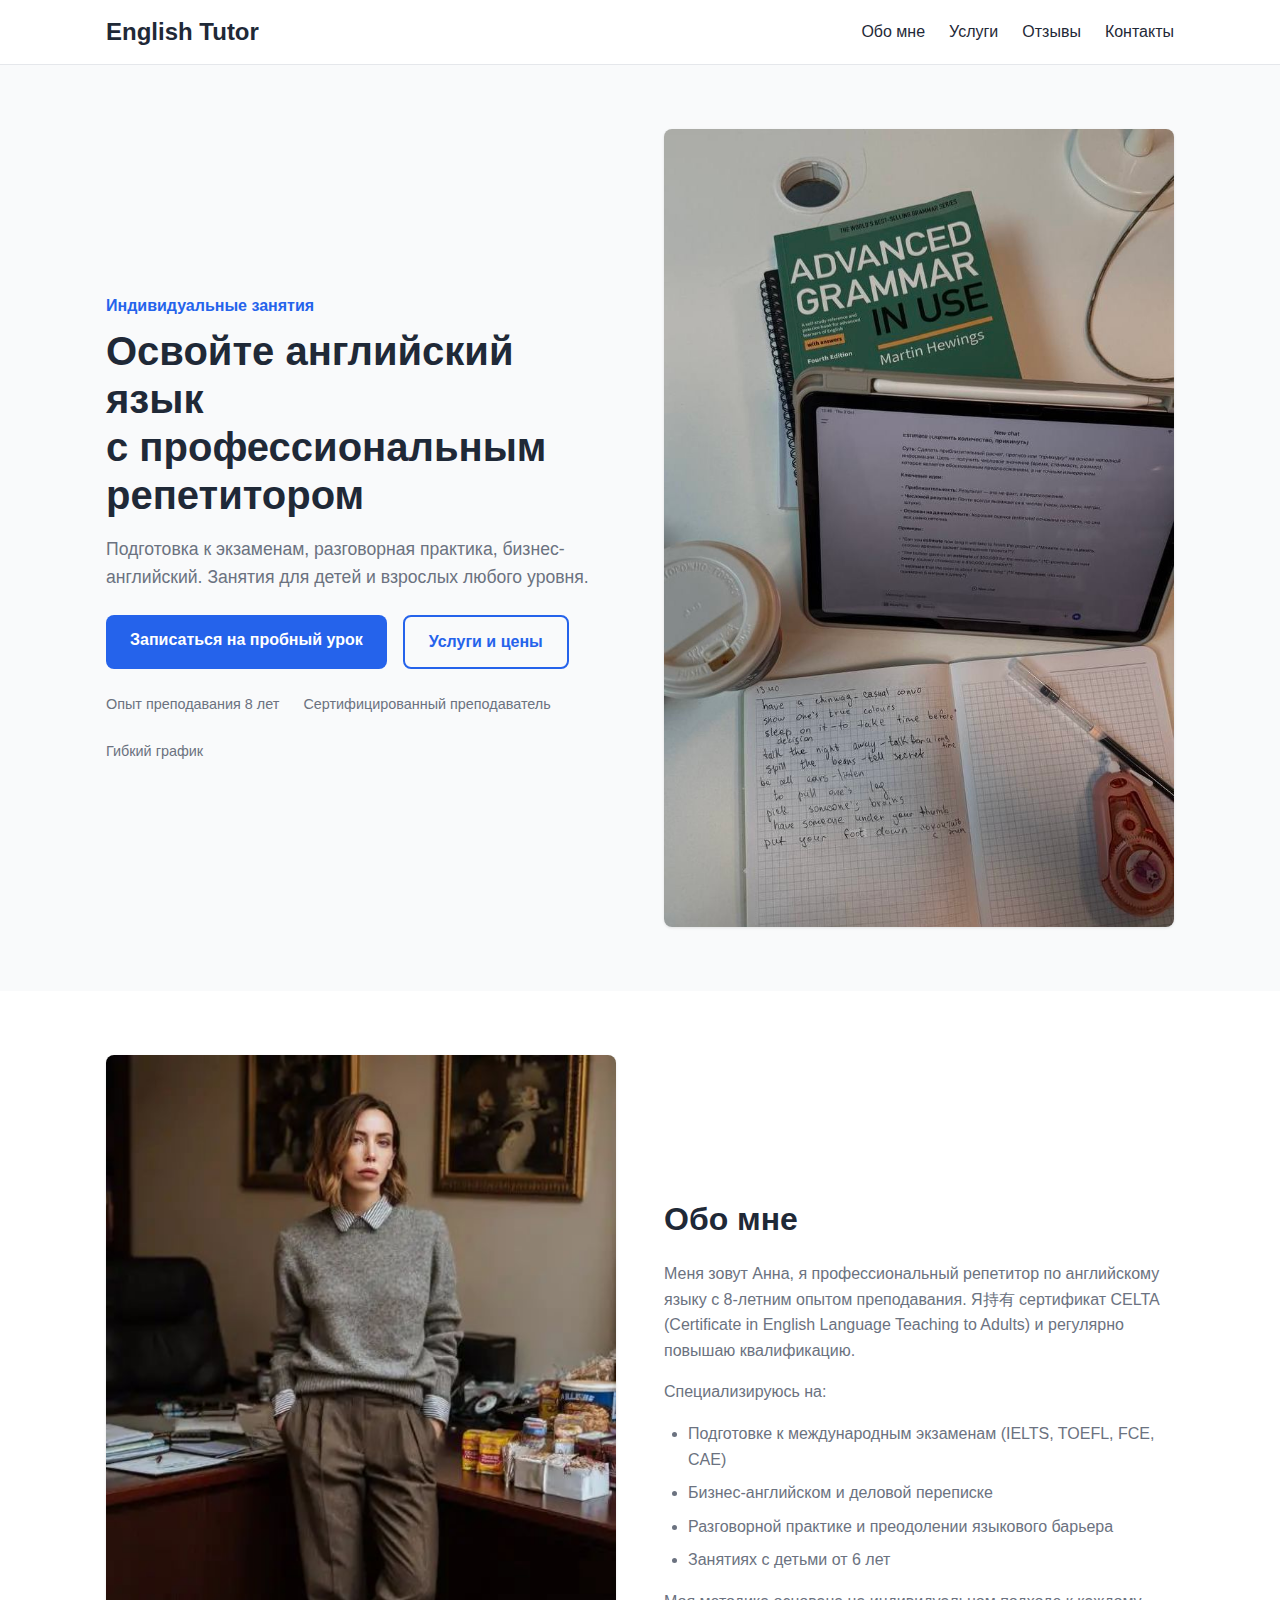
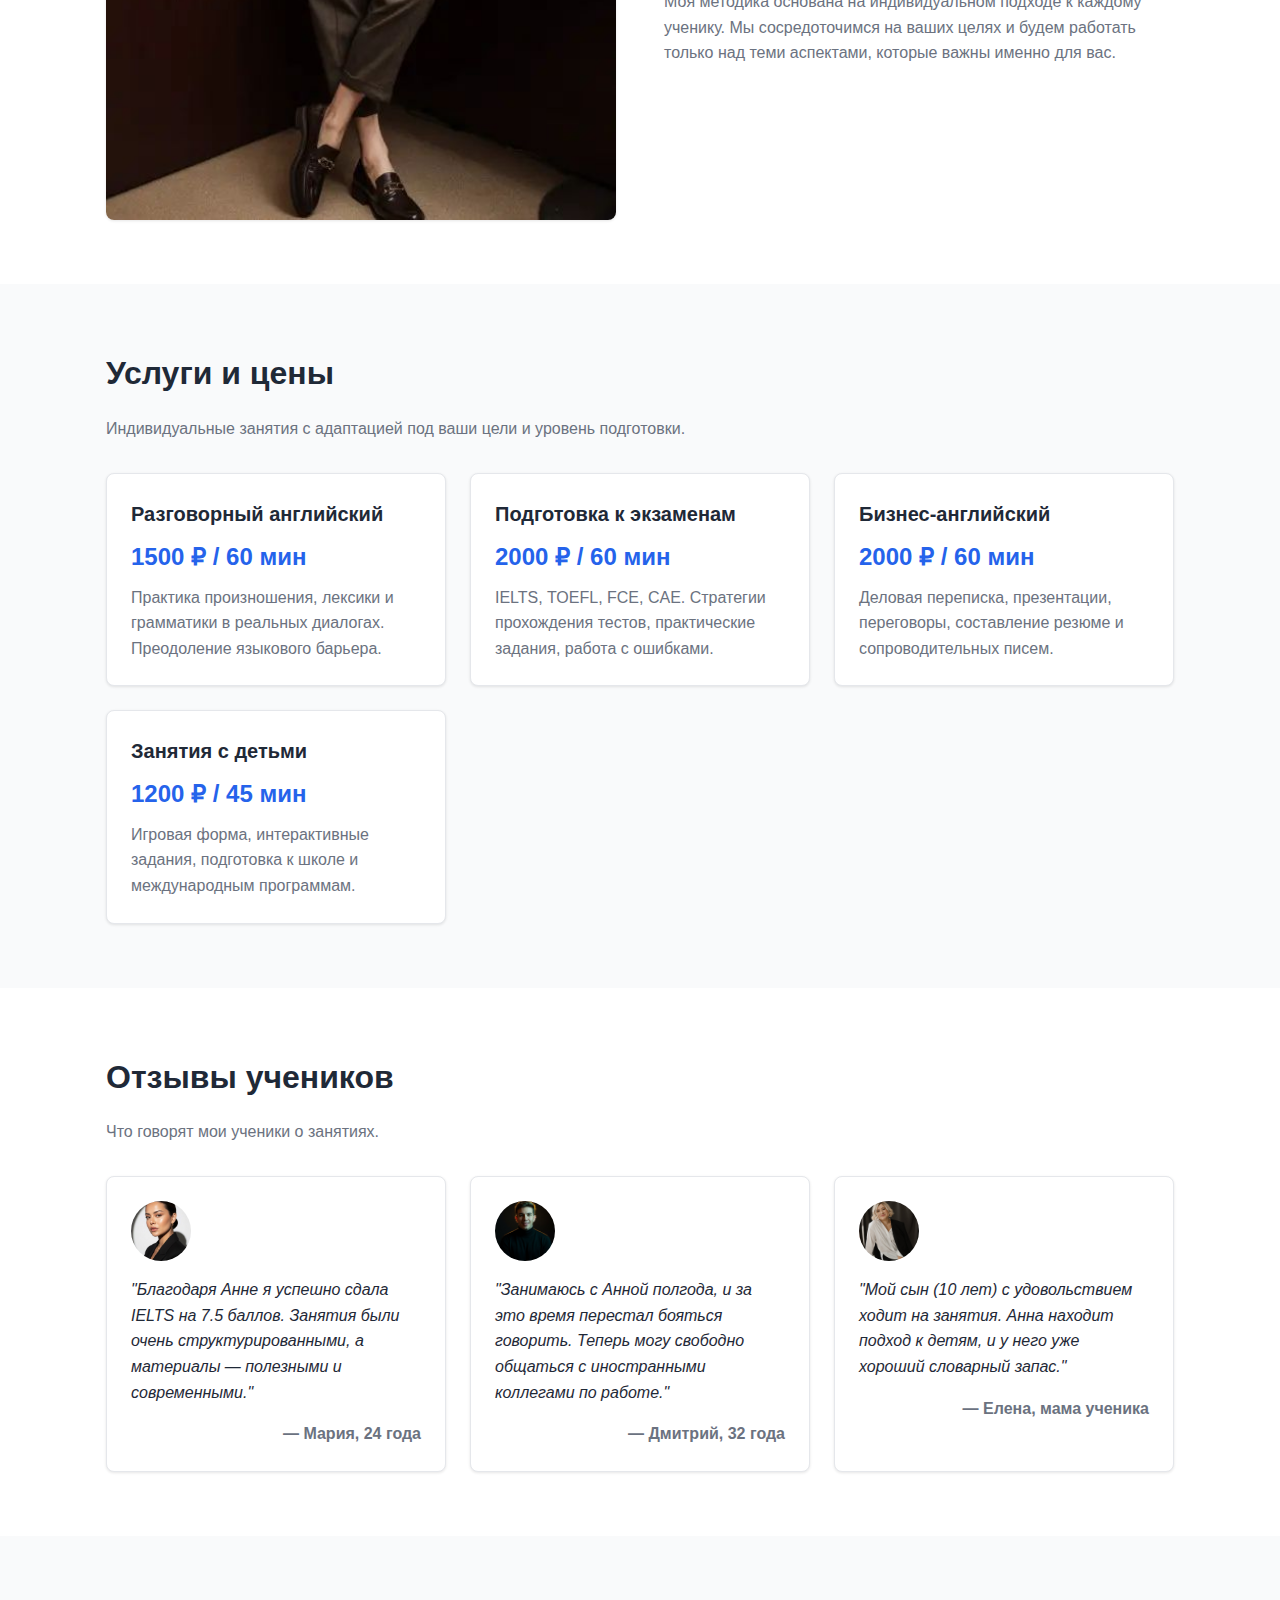
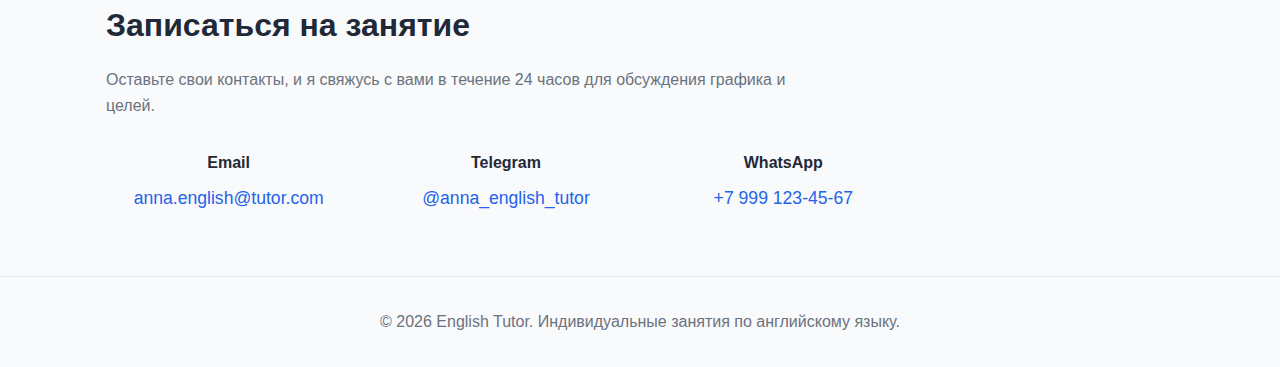
<file: projects/project-3.html>
<!doctype html>
<html lang="ru">
  <head>
    <meta charset="utf-8" />
    <title>Репетитор по английскому языку — индивидуальные занятия</title>
    <meta name="viewport" content="width=device-width, initial-scale=1" />
    <meta
      name="description"
      content="Индивидуальные занятия по английскому языку с профессиональным репетитором. Подготовка к экзаменам, разговорная практика, бизнес-английский."
    />

    <!-- Favicon -->
    <link rel="icon" type="image/svg+xml" href="../favicons/favicon-project3.svg">

    <link rel="stylesheet" href="../css/project3-styles.css" />
  </head>
  <body>
    <header class="site-header">
      <div class="container header-inner">
        <a href="../index.html" class="logo">English Tutor</a>
        <button class="burger" aria-label="Открыть меню" aria-expanded="false">
          <span></span>
          <span></span>
          <span></span>
        </button>
        <nav class="nav">
          <a href="#about">Обо мне</a>
          <a href="#services">Услуги</a>
          <a href="#reviews">Отзывы</a>
          <a href="#contact">Контакты</a>
        </nav>
      </div>
    </header>

    <main>
      <!-- HERO -->
      <section class="hero">
        <div class="container hero-inner">
          <div class="hero-text">
            <p class="eyebrow">Индивидуальные занятия</p>
            <h1>
              Освойте английский язык<br />
              с профессиональным репетитором
            </h1>
            <p class="hero-subtitle">
              Подготовка к экзаменам, разговорная практика, бизнес-английский. Занятия для детей и взрослых любого уровня.
            </p>
            <div class="hero-actions">
              <a href="#contact" class="btn primary">Записаться на пробный урок</a>
              <a href="#services" class="btn ghost">Услуги и цены</a>
            </div>
            <div class="hero-meta">
              <span>Опыт преподавания 8 лет</span>
              <span>Сертифицированный преподаватель</span>
              <span>Гибкий график</span>
            </div>
          </div>
          <div class="hero-image">
            <img src="../images/project3/hero.jpg" alt="Репетитор по английскому" />
          </div>
        </div>
      </section>

      <!-- ABOUT -->
      <section id="about" class="section">
        <div class="container">
          <div class="about-grid">
            <div class="about-image">
              <img src="../images/project3/about.jpg" alt="О репетиторе" />
            </div>
            <div class="about-content">
              <h2>Обо мне</h2>
              <p>
                Меня зовут Анна, я профессиональный репетитор по английскому языку с 8-летним опытом преподавания. Я持有 сертификат CELTA (Certificate in English Language Teaching to Adults) и регулярно повышаю квалификацию.
              </p>
              <p>
                Специализируюсь на:
              </p>
              <ul>
                <li>Подготовке к международным экзаменам (IELTS, TOEFL, FCE, CAE)</li>
                <li>Бизнес-английском и деловой переписке</li>
                <li>Разговорной практике и преодолении языкового барьера</li>
                <li>Занятиях с детьми от 6 лет</li>
              </ul>
              <p>
                Моя методика основана на индивидуальном подходе к каждому ученику. Мы сосредоточимся на ваших целях и будем работать только над теми аспектами, которые важны именно для вас.
              </p>
            </div>
          </div>
        </div>
      </section>

      <!-- SERVICES -->
      <section id="services" class="section section-alt">
        <div class="container">
          <h2>Услуги и цены</h2>
          <p class="section-intro">
            Индивидуальные занятия с адаптацией под ваши цели и уровень подготовки.
          </p>
          <div class="services-grid">
            <article class="service-card">
              <h3>Разговорный английский</h3>
              <p class="service-price">1500 ₽ / 60 мин</p>
              <p>Практика произношения, лексики и грамматики в реальных диалогах. Преодоление языкового барьера.</p>
            </article>
            <article class="service-card">
              <h3>Подготовка к экзаменам</h3>
              <p class="service-price">2000 ₽ / 60 мин</p>
              <p>IELTS, TOEFL, FCE, CAE. Стратегии прохождения тестов, практические задания, работа с ошибками.</p>
            </article>
            <article class="service-card">
              <h3>Бизнес-английский</h3>
              <p class="service-price">2000 ₽ / 60 мин</p>
              <p>Деловая переписка, презентации, переговоры, составление резюме и сопроводительных писем.</p>
            </article>
            <article class="service-card">
              <h3>Занятия с детьми</h3>
              <p class="service-price">1200 ₽ / 45 мин</p>
              <p>Игровая форма, интерактивные задания, подготовка к школе и международным программам.</p>
            </article>
          </div>
        </div>
      </section>

      <!-- REVIEWS -->
      <section id="reviews" class="section">
        <div class="container">
          <h2>Отзывы учеников</h2>
          <p class="section-intro">
            Что говорят мои ученики о занятиях.
          </p>
          <div class="reviews-grid">
            <article class="review-card">
              <img src="../images/project3/testimonial1.jpg" alt="Аватар отзыва" class="review-avatar" />
              <p>"Благодаря Анне я успешно сдала IELTS на 7.5 баллов. Занятия были очень структурированными, а материалы — полезными и современными."</p>
              <cite>— Мария, 24 года</cite>
            </article>
            <article class="review-card">
              <img src="../images/project3/testimonial2.jpg" alt="Аватар отзыва" class="review-avatar" />
              <p>"Занимаюсь с Анной полгода, и за это время перестал бояться говорить. Теперь могу свободно общаться с иностранными коллегами по работе."</p>
              <cite>— Дмитрий, 32 года</cite>
            </article>
            <article class="review-card">
              <img src="../images/project3/testimonial3.jpg" alt="Аватар отзыва" class="review-avatar" />
              <p>"Мой сын (10 лет) с удовольствием ходит на занятия. Анна находит подход к детям, и у него уже хороший словарный запас."</p>
              <cite>— Елена, мама ученика</cite>
            </article>
          </div>
        </div>
      </section>

      <!-- CONTACT -->
      <section id="contact" class="section section-alt">
        <div class="container">
          <h2>Записаться на занятие</h2>
          <p class="section-intro">
            Оставьте свои контакты, и я свяжусь с вами в течение 24 часов для обсуждения графика и целей.
          </p>
          <div class="contact-block">
            <div class="contact-item">
              <span class="contact-label">Email</span>
              <a href="mailto:anna.english@tutor.com" class="contact-link">anna.english@tutor.com</a>
            </div>
            <div class="contact-item">
              <span class="contact-label">Telegram</span>
              <a href="https://t.me/anna_english_tutor" target="_blank" class="contact-link">@anna_english_tutor</a>
            </div>
            <div class="contact-item">
              <span class="contact-label">WhatsApp</span>
              <a href="https://wa.me/79991234567" target="_blank" class="contact-link">+7 999 123-45-67</a>
            </div>
          </div>
        </div>
      </section>
    </main>

    <footer class="site-footer">
      <div class="container footer-inner">
        <span>© <span id="year"></span> English Tutor. Индивидуальные занятия по английскому языку.</span>
      </div>
    </footer>

    <script src="../js/project3-main.js"></script>
  </body>
</html>
</file>
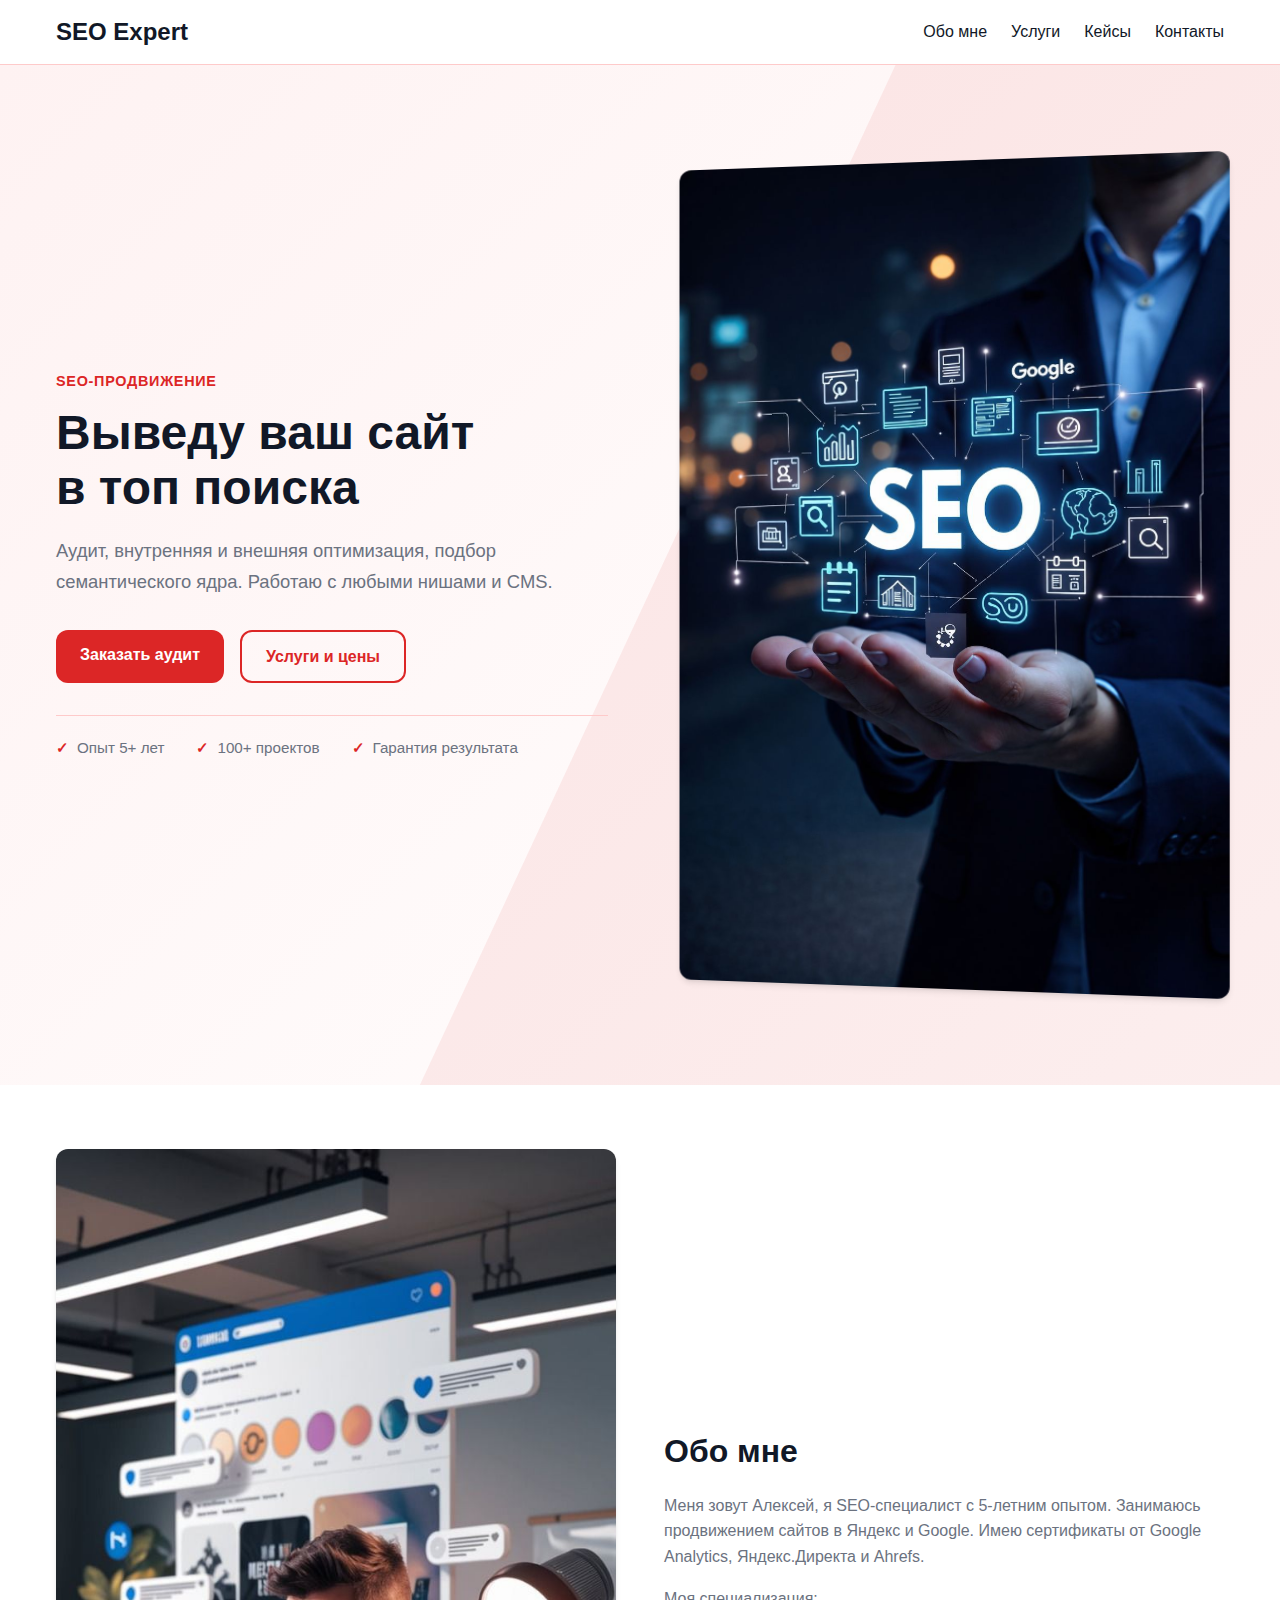
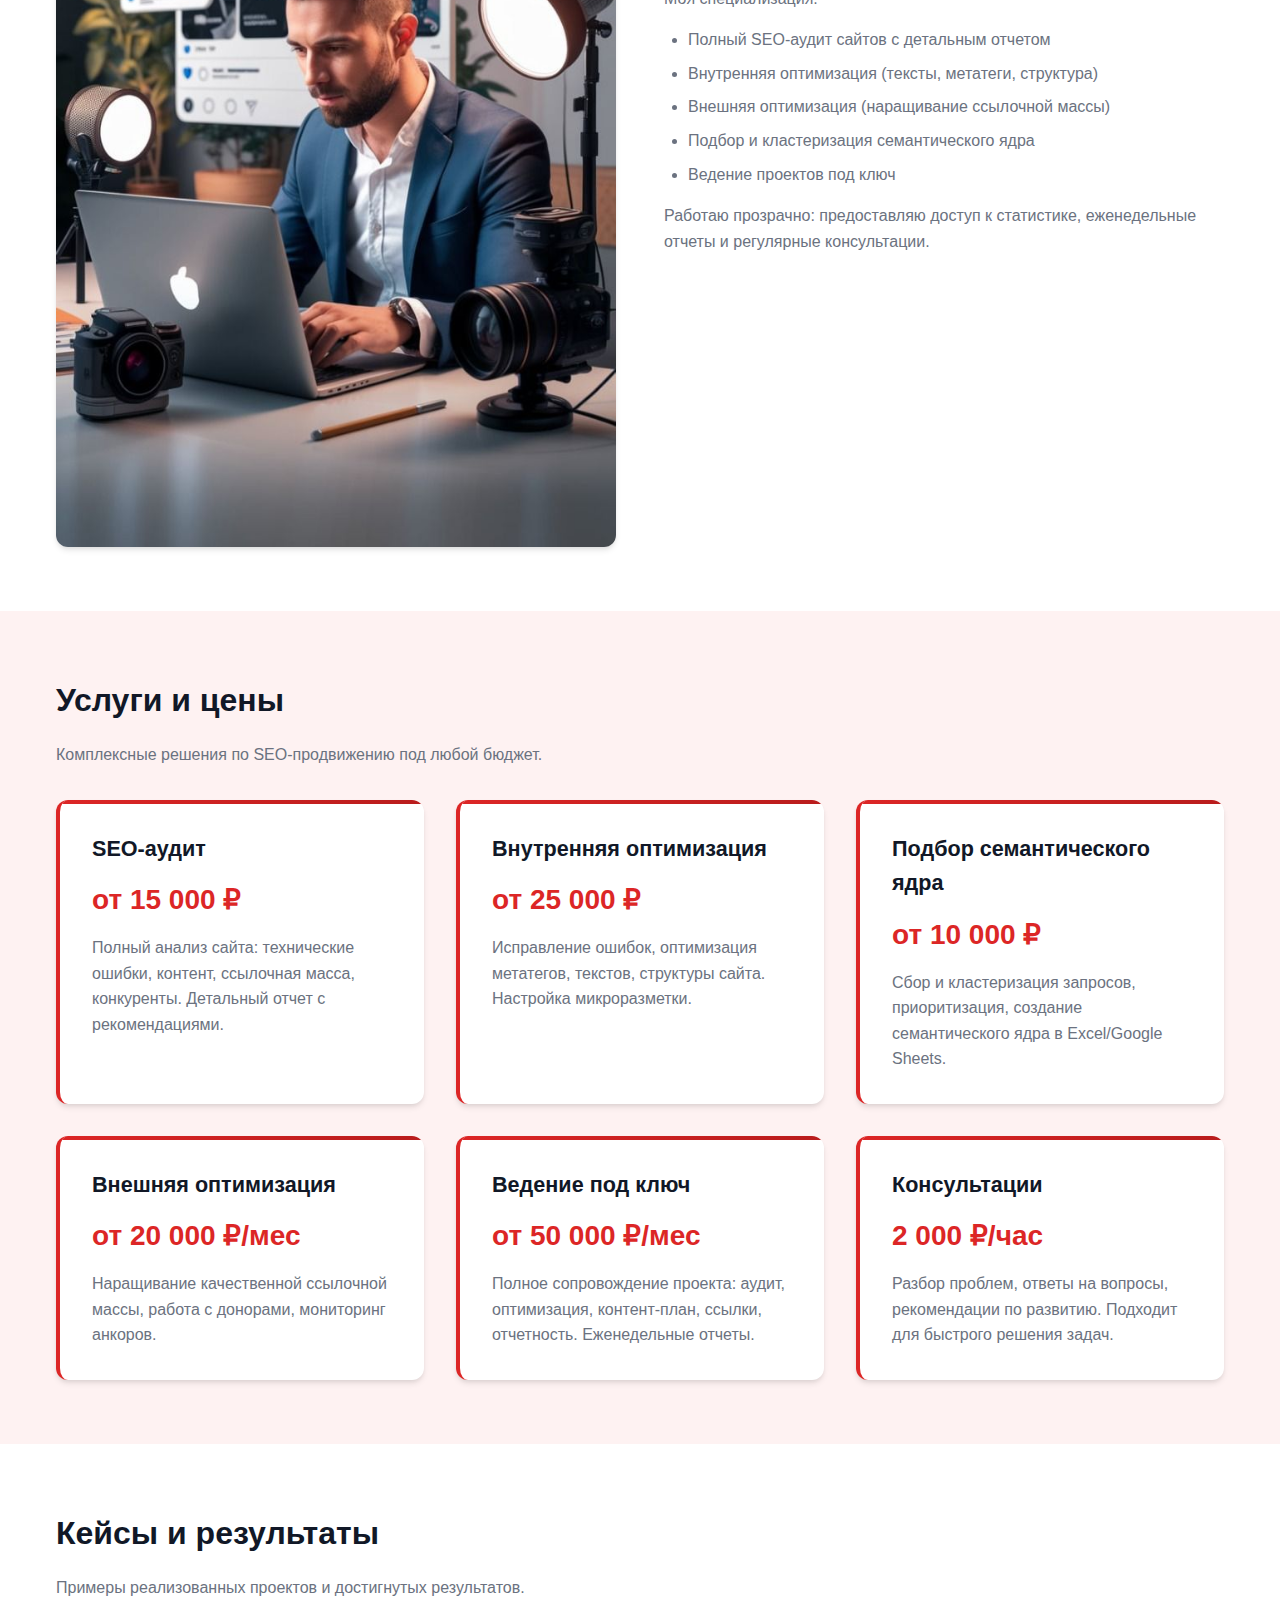
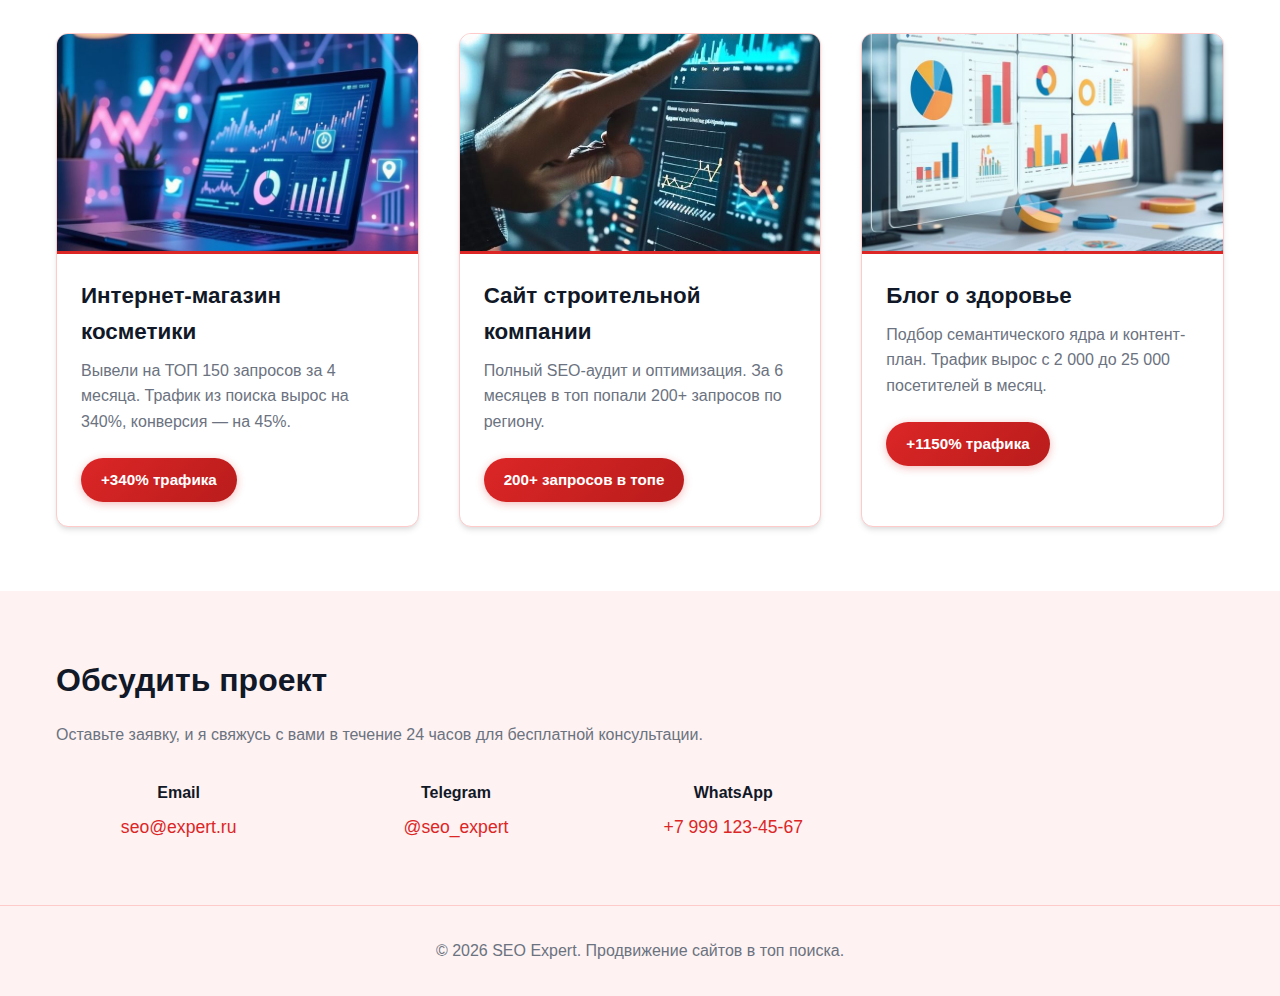
<file: projects/project-4.html>
<!doctype html>
<html lang="ru">
  <head>
    <meta charset="utf-8" />
    <title>SEO-специалист — продвижение сайтов в топ поиска</title>
    <meta name="viewport" content="width=device-width, initial-scale=1" />
    <meta
      name="description"
      content="Профессиональный SEO-специалист с опытом 5+ лет. Аудит сайтов, внутренняя и внешняя оптимизация, подбор семантического ядра."
    />

    <!-- Favicon -->
    <link rel="icon" type="image/svg+xml" href="../favicons/favicon-project4.svg">

    <link rel="stylesheet" href="../css/project4-styles.css" />
  </head>
  <body>
    <header class="site-header">
      <div class="container header-inner">
        <a href="../index.html" class="logo">SEO Expert</a>
        <button class="burger" aria-label="Открыть меню" aria-expanded="false">
          <span></span>
          <span></span>
          <span></span>
        </button>
        <nav class="nav">
          <a href="#about">Обо мне</a>
          <a href="#services">Услуги</a>
          <a href="#cases">Кейсы</a>
          <a href="#contact">Контакты</a>
        </nav>
      </div>
    </header>

    <main>
      <!-- HERO -->
      <section class="hero">
        <div class="container hero-inner">
          <div class="hero-text">
            <p class="eyebrow">SEO-продвижение</p>
            <h1>
              Выведу ваш сайт<br />
              в топ поиска
            </h1>
            <p class="hero-subtitle">
              Аудит, внутренняя и внешняя оптимизация, подбор семантического ядра. Работаю с любыми нишами и CMS.
            </p>
            <div class="hero-actions">
              <a href="#contact" class="btn primary">Заказать аудит</a>
              <a href="#services" class="btn ghost">Услуги и цены</a>
            </div>
            <div class="hero-meta">
              <span>Опыт 5+ лет</span>
              <span>100+ проектов</span>
              <span>Гарантия результата</span>
            </div>
          </div>
          <div class="hero-image">
            <img src="../images/project4/hero.jpg" alt="SEO-специалист" />
          </div>
        </div>
      </section>

      <!-- ABOUT -->
      <section id="about" class="section">
        <div class="container">
          <div class="about-grid">
            <div class="about-image">
              <img src="../images/project4/about.jpg" alt="Обо мне" />
            </div>
            <div class="about-content">
              <h2>Обо мне</h2>
              <p>
                Меня зовут Алексей, я SEO-специалист с 5-летним опытом. Занимаюсь продвижением сайтов в Яндекс и Google. Имею сертификаты от Google Analytics, Яндекс.Директа и Ahrefs.
              </p>
              <p>
                Моя специализация:
              </p>
              <ul>
                <li>Полный SEO-аудит сайтов с детальным отчетом</li>
                <li>Внутренняя оптимизация (тексты, метатеги, структура)</li>
                <li>Внешняя оптимизация (наращивание ссылочной массы)</li>
                <li>Подбор и кластеризация семантического ядра</li>
                <li>Ведение проектов под ключ</li>
              </ul>
              <p>
                Работаю прозрачно: предоставляю доступ к статистике, еженедельные отчеты и регулярные консультации.
              </p>
            </div>
          </div>
        </div>
      </section>

      <!-- SERVICES -->
      <section id="services" class="section section-alt">
        <div class="container">
          <h2>Услуги и цены</h2>
          <p class="section-intro">
            Комплексные решения по SEO-продвижению под любой бюджет.
          </p>
          <div class="services-grid">
            <article class="service-card">
              <h3>SEO-аудит</h3>
              <p class="service-price">от 15 000 ₽</p>
              <p>Полный анализ сайта: технические ошибки, контент, ссылочная масса, конкуренты. Детальный отчет с рекомендациями.</p>
            </article>
            <article class="service-card">
              <h3>Внутренняя оптимизация</h3>
              <p class="service-price">от 25 000 ₽</p>
              <p>Исправление ошибок, оптимизация метатегов, текстов, структуры сайта. Настройка микроразметки.</p>
            </article>
            <article class="service-card">
              <h3>Подбор семантического ядра</h3>
              <p class="service-price">от 10 000 ₽</p>
              <p>Сбор и кластеризация запросов, приоритизация, создание семантического ядра в Excel/Google Sheets.</p>
            </article>
            <article class="service-card">
              <h3>Внешняя оптимизация</h3>
              <p class="service-price">от 20 000 ₽/мес</p>
              <p>Наращивание качественной ссылочной массы, работа с донорами, мониторинг анкоров.</p>
            </article>
            <article class="service-card">
              <h3>Ведение под ключ</h3>
              <p class="service-price">от 50 000 ₽/мес</p>
              <p>Полное сопровождение проекта: аудит, оптимизация, контент-план, ссылки, отчетность. Еженедельные отчеты.</p>
            </article>
            <article class="service-card">
              <h3>Консультации</h3>
              <p class="service-price">2 000 ₽/час</p>
              <p>Разбор проблем, ответы на вопросы, рекомендации по развитию. Подходит для быстрого решения задач.</p>
            </article>
          </div>
        </div>
      </section>

      <!-- CASES -->
      <section id="cases" class="section">
        <div class="container">
          <h2>Кейсы и результаты</h2>
          <p class="section-intro">
            Примеры реализованных проектов и достигнутых результатов.
          </p>
          <div class="cases-grid">
            <article class="case-card">
              <img src="../images/project4/case1.jpg" alt="Кейс 1" class="case-image" />
              <h3>Интернет-магазин косметики</h3>
              <p>Вывели на ТОП 150 запросов за 4 месяца. Трафик из поиска вырос на 340%, конверсия — на 45%.</p>
              <span class="case-result">+340% трафика</span>
            </article>
            <article class="case-card">
              <img src="../images/project4/case2.jpg" alt="Кейс 2" class="case-image" />
              <h3>Сайт строительной компании</h3>
              <p>Полный SEO-аудит и оптимизация. За 6 месяцев в топ попали 200+ запросов по региону.</p>
              <span class="case-result">200+ запросов в топе</span>
            </article>
            <article class="case-card">
              <img src="../images/project4/case3.jpg" alt="Кейс 3" class="case-image" />
              <h3>Блог о здоровье</h3>
              <p>Подбор семантического ядра и контент-план. Трафик вырос с 2 000 до 25 000 посетителей в месяц.</p>
              <span class="case-result">+1150% трафика</span>
            </article>
          </div>
        </div>
      </section>

      <!-- CONTACT -->
      <section id="contact" class="section section-alt">
        <div class="container">
          <h2>Обсудить проект</h2>
          <p class="section-intro">
            Оставьте заявку, и я свяжусь с вами в течение 24 часов для бесплатной консультации.
          </p>
          <div class="contact-block">
            <div class="contact-item">
              <span class="contact-label">Email</span>
              <a href="mailto:seo@expert.ru" class="contact-link">seo@expert.ru</a>
            </div>
            <div class="contact-item">
              <span class="contact-label">Telegram</span>
              <a href="https://t.me/seo_expert" target="_blank" class="contact-link">@seo_expert</a>
            </div>
            <div class="contact-item">
              <span class="contact-label">WhatsApp</span>
              <a href="https://wa.me/79991234567" target="_blank" class="contact-link">+7 999 123-45-67</a>
            </div>
          </div>
        </div>
      </section>
    </main>

    <footer class="site-footer">
      <div class="container footer-inner">
        <span>© <span id="year"></span> SEO Expert. Продвижение сайтов в топ поиска.</span>
      </div>
    </footer>

    <script src="../js/project4-main.js"></script>
  </body>
</html>
</file>
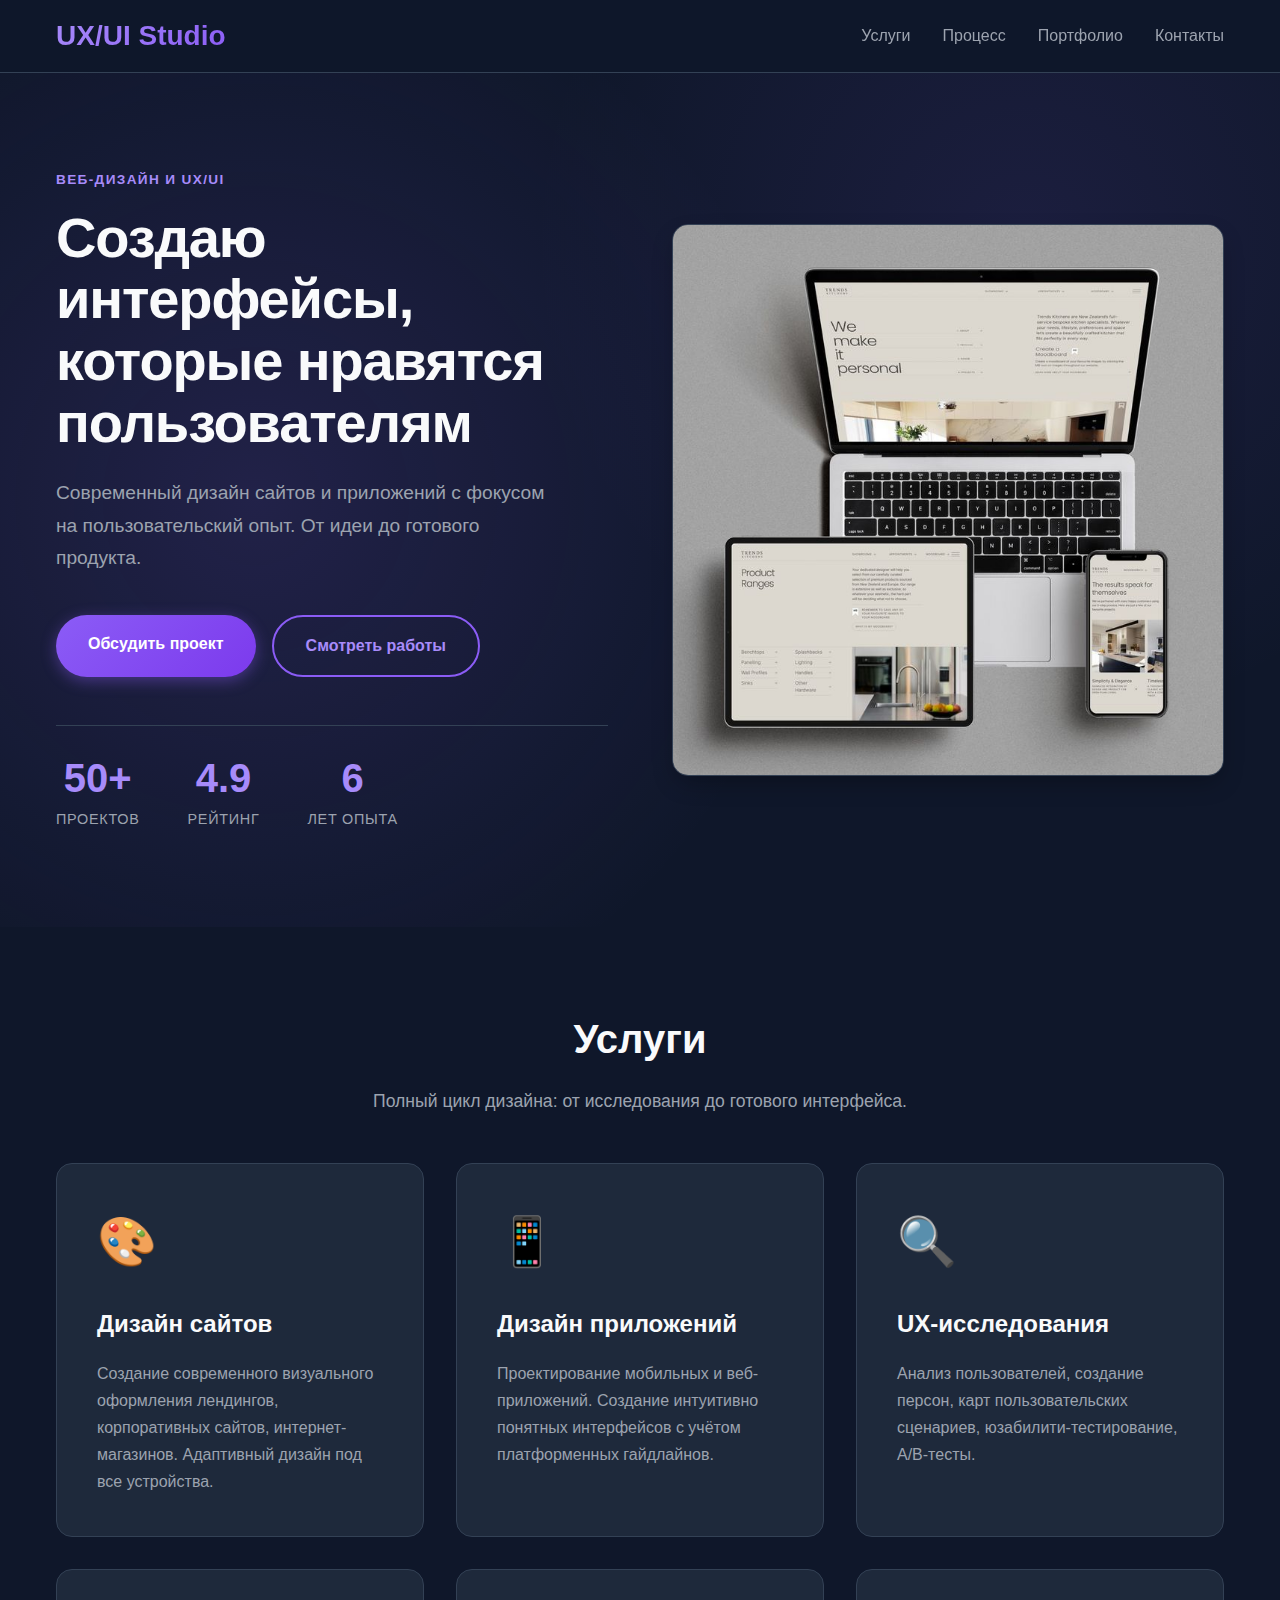
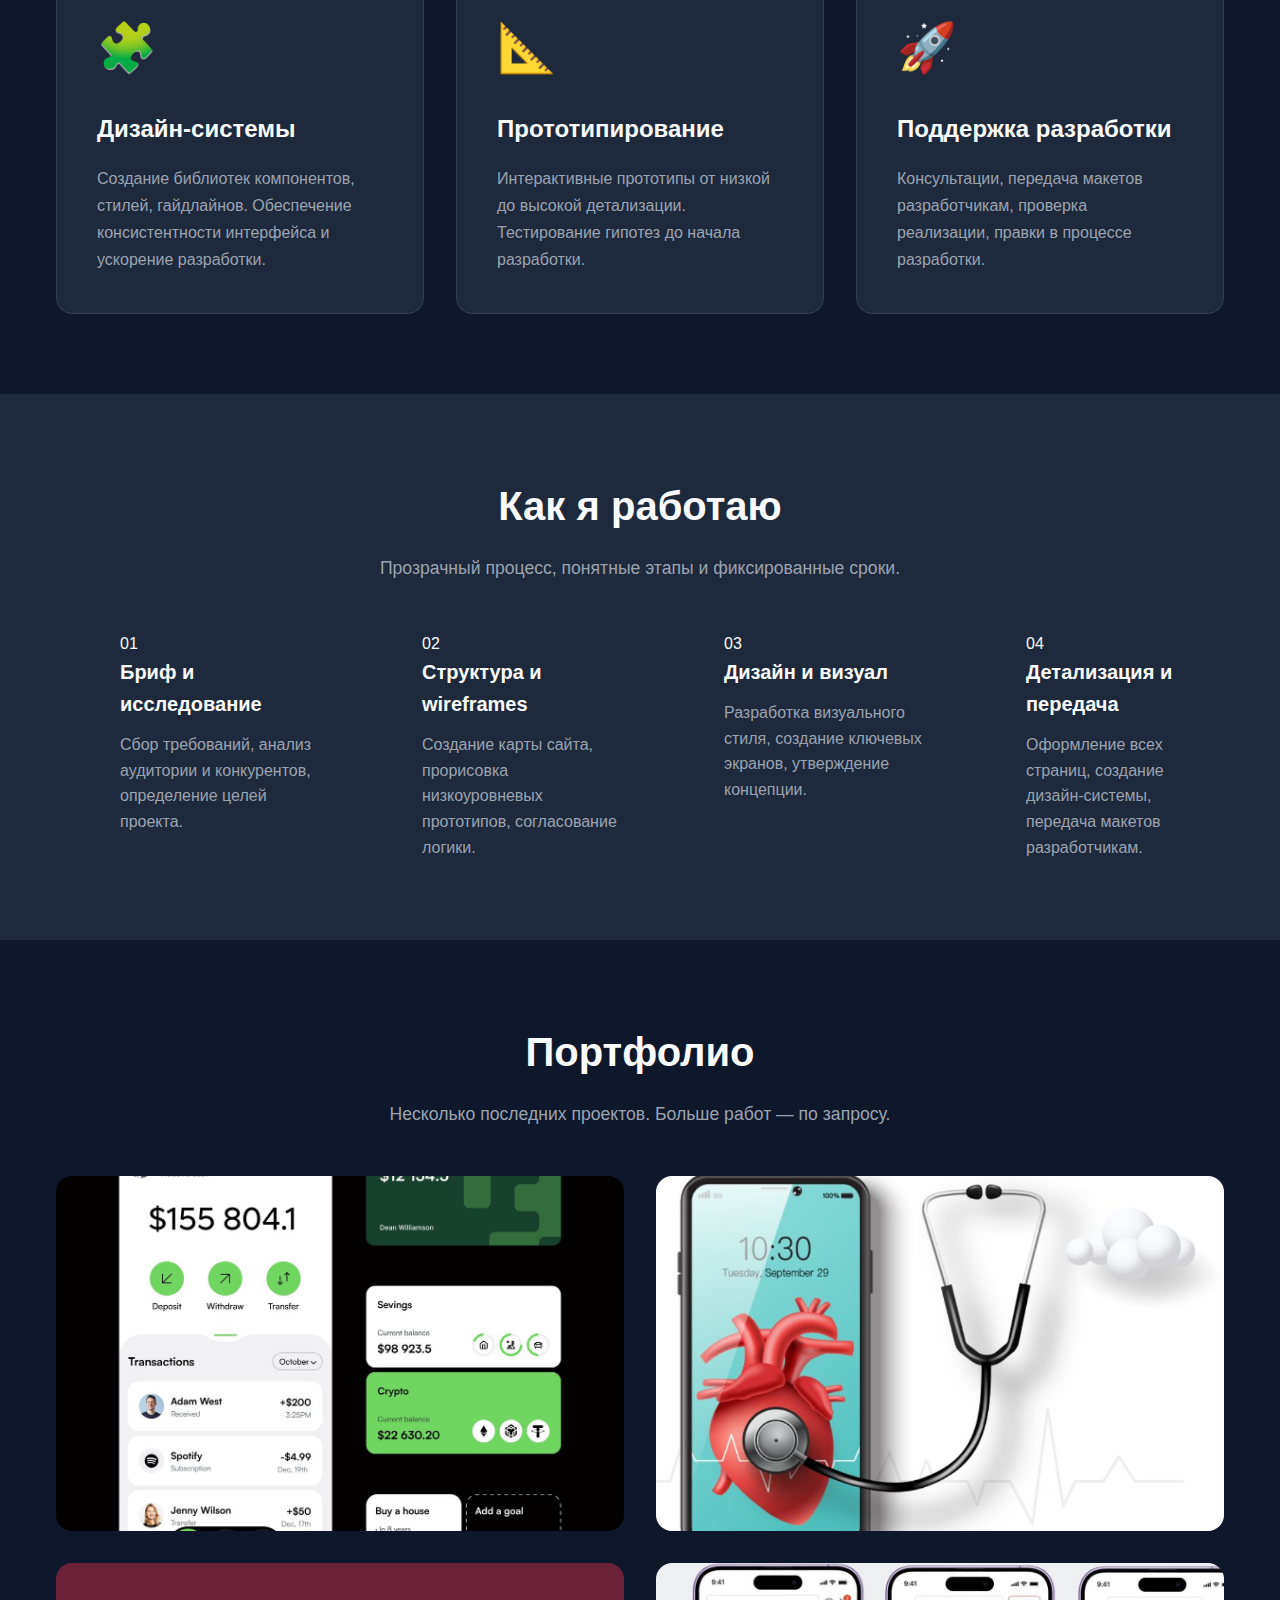
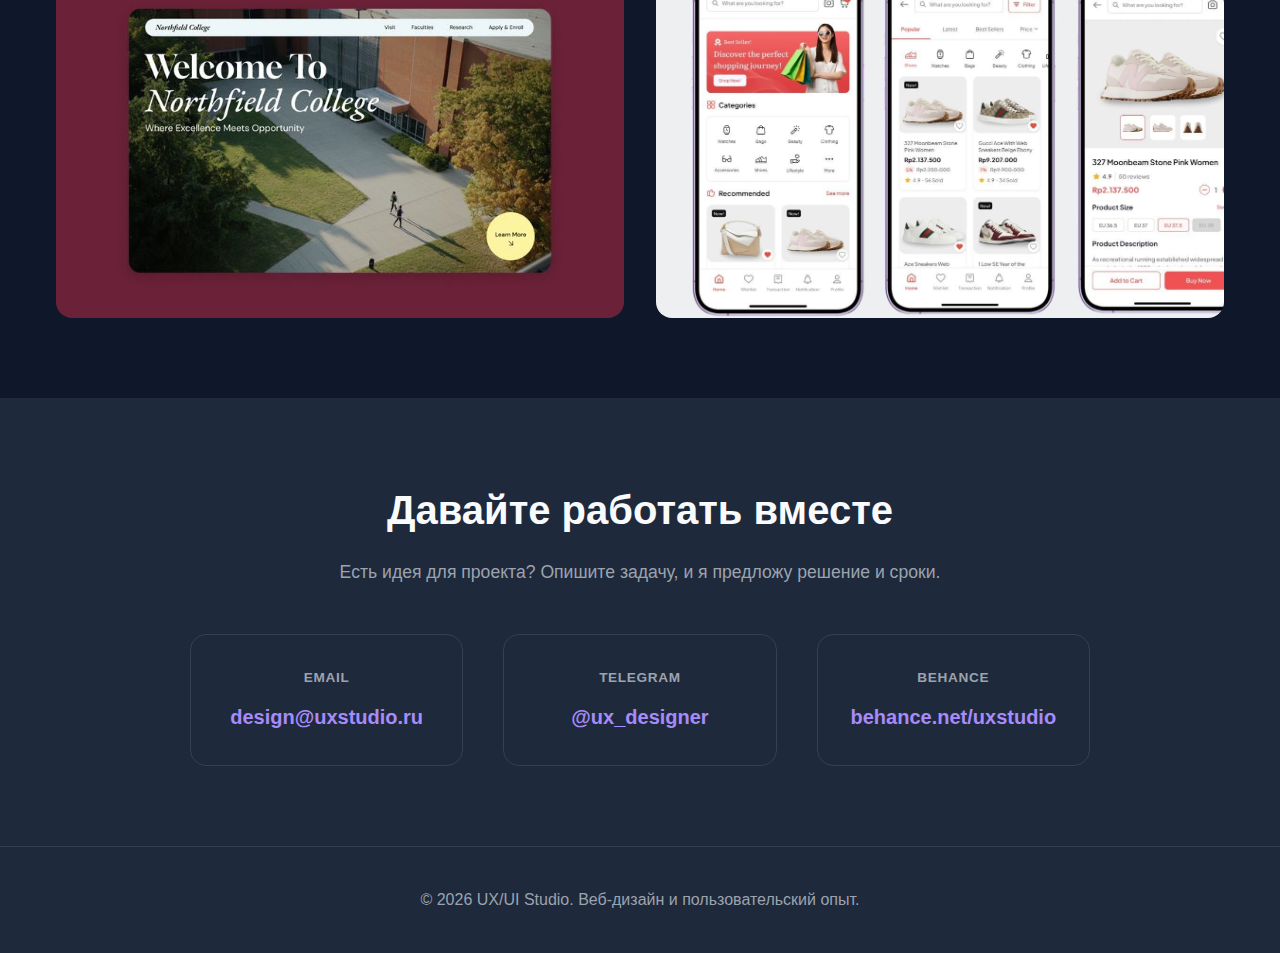
<file: projects/project-5.html>
<!doctype html>
<html lang="ru">
  <head>
    <meta charset="utf-8" />
    <title>Веб-дизайнер — создание современных интерфейсов</title>
    <meta name="viewport" content="width=device-width, initial-scale=1" />
    <meta
      name="description"
      content="Профессиональный веб-дизайнер и UX/UI-специалист. Создание современных интерфейсов, дизайн-систем, прототипирование."
    />

    <!-- Favicon -->
    <link rel="icon" type="image/svg+xml" href="../favicons/favicon-project5.svg">

    <link rel="stylesheet" href="../css/project5-styles.css" />
  </head>
  <body>
    <header class="site-header">
      <div class="container header-inner">
        <a href="../index.html" class="logo">UX/UI Studio</a>
        <button class="burger" aria-label="Открыть меню" aria-expanded="false">
          <span></span>
          <span></span>
          <span></span>
        </button>
        <nav class="nav">
          <a href="#services">Услуги</a>
          <a href="#process">Процесс</a>
          <a href="#portfolio">Портфолио</a>
          <a href="#contact">Контакты</a>
        </nav>
      </div>
    </header>

    <main>
      <!-- HERO -->
      <section class="hero">
        <div class="container hero-inner">
          <div class="hero-content">
            <p class="eyebrow">Веб-дизайн и UX/UI</p>
            <h1>
              Создаю интерфейсы,<br />
              которые нравятся<br />
              пользователям
            </h1>
            <p class="hero-subtitle">
              Современный дизайн сайтов и приложений с фокусом на пользовательский опыт. От идеи до готового продукта.
            </p>
            <div class="hero-actions">
              <a href="#contact" class="btn primary">Обсудить проект</a>
              <a href="#portfolio" class="btn ghost">Смотреть работы</a>
            </div>
            <div class="hero-stats">
              <div class="stat">
                <span class="stat-number">50+</span>
                <span class="stat-label">проектов</span>
              </div>
              <div class="stat">
                <span class="stat-number">4.9</span>
                <span class="stat-label">рейтинг</span>
              </div>
              <div class="stat">
                <span class="stat-number">6</span>
                <span class="stat-label">лет опыта</span>
              </div>
            </div>
          </div>
          <div class="hero-visual">
            <img src="../images/project5/hero.jpg" alt="Веб-дизайнер" class="hero-img" />
          </div>
        </div>
      </section>

      <!-- SERVICES -->
      <section id="services" class="section">
        <div class="container">
          <h2>Услуги</h2>
          <p class="section-intro">
            Полный цикл дизайна: от исследования до готового интерфейса.
          </p>
          <div class="services-grid">
            <article class="service-card">
              <div class="service-icon">🎨</div>
              <h3>Дизайн сайтов</h3>
              <p>Создание современного визуального оформления лендингов, корпоративных сайтов, интернет-магазинов. Адаптивный дизайн под все устройства.</p>
            </article>
            <article class="service-card">
              <div class="service-icon">📱</div>
              <h3>Дизайн приложений</h3>
              <p>Проектирование мобильных и веб-приложений. Создание интуитивно понятных интерфейсов с учётом платформенных гайдлайнов.</p>
            </article>
            <article class="service-card">
              <div class="service-icon">🔍</div>
              <h3>UX-исследования</h3>
              <p>Анализ пользователей, создание персон, карт пользовательских сценариев, юзабилити-тестирование, A/B-тесты.</p>
            </article>
            <article class="service-card">
              <div class="service-icon">🧩</div>
              <h3>Дизайн-системы</h3>
              <p>Создание библиотек компонентов, стилей, гайдлайнов. Обеспечение консистентности интерфейса и ускорение разработки.</p>
            </article>
            <article class="service-card">
              <div class="service-icon">📐</div>
              <h3>Прототипирование</h3>
              <p>Интерактивные прототипы от низкой до высокой детализации. Тестирование гипотез до начала разработки.</p>
            </article>
            <article class="service-card">
              <div class="service-icon">🚀</div>
              <h3>Поддержка разработки</h3>
              <p>Консультации, передача макетов разработчикам, проверка реализации, правки в процессе разработки.</p>
            </article>
          </div>
        </div>
      </section>

      <!-- PROCESS -->
      <section id="process" class="section section-alt">
        <div class="container">
          <h2>Как я работаю</h2>
          <p class="section-intro">
            Прозрачный процесс, понятные этапы и фиксированные сроки.
          </p>
          <div class="process-steps">
            <div class="step">
              <span class="step-number">01</span>
              <h3>Бриф и исследование</h3>
              <p>Сбор требований, анализ аудитории и конкурентов, определение целей проекта.</p>
            </div>
            <div class="step">
              <span class="step-number">02</span>
              <h3>Структура и wireframes</h3>
              <p>Создание карты сайта, прорисовка низкоуровневых прототипов, согласование логики.</p>
            </div>
            <div class="step">
              <span class="step-number">03</span>
              <h3>Дизайн и визуал</h3>
              <p>Разработка визуального стиля, создание ключевых экранов, утверждение концепции.</p>
            </div>
            <div class="step">
              <span class="step-number">04</span>
              <h3>Детализация и передача</h3>
              <p>Оформление всех страниц, создание дизайн-системы, передача макетов разработчикам.</p>
            </div>
          </div>
        </div>
      </section>

      <!-- PORTFOLIO -->
      <section id="portfolio" class="section">
        <div class="container">
          <h2>Портфолио</h2>
          <p class="section-intro">
            Несколько последних проектов. Больше работ — по запросу.
          </p>
          <div class="portfolio-grid">
            <article class="portfolio-item">
              <img src="../images/project5/work1.jpg" alt="Проект 1" class="portfolio-img" />
              <div class="portfolio-overlay">
                <h3>Финтех-стартап</h3>
                <p>Веб-приложение для управления финансами</p>
                <span class="portfolio-tag">Fintech · Web</span>
              </div>
            </article>
            <article class="portfolio-item">
              <img src="../images/project5/work2.jpg" alt="Проект 2" class="portfolio-img" />
              <div class="portfolio-overlay">
                <h3>Медицинский портал</h3>
                <p>Запись к врачам, личный кабинет, телемедицина</p>
                <span class="portfolio-tag">Healthcare · UX</span>
              </div>
            </article>
            <article class="portfolio-item">
              <img src="../images/project5/work3.jpg" alt="Проект 3" class="portfolio-img" />
              <div class="portfolio-overlay">
                <h3>Эдтех-платформа</h3>
                <p>Онлайн-курсы, тренажёры, прогресс</p>
                <span class="portfolio-tag">EdTech · Mobile</span>
              </div>
            </article>
            <article class="portfolio-item">
              <img src="../images/project5/work4.jpg" alt="Проект 4" class="portfolio-img" />
              <div class="portfolio-overlay">
                <h3>Эко-магазин</h3>
                <p>Интернет-магазин экопродуктов</p>
                <span class="portfolio-tag">E-commerce · UI</span>
              </div>
            </article>
          </div>
        </div>
      </section>

      <!-- CONTACT -->
      <section id="contact" class="section section-alt">
        <div class="container">
          <h2>Давайте работать вместе</h2>
          <p class="section-intro">
            Есть идея для проекта? Опишите задачу, и я предложу решение и сроки.
          </p>
          <div class="contact-block">
            <div class="contact-item">
              <span class="contact-label">Email</span>
              <a href="mailto:design@uxstudio.ru" class="contact-link">design@uxstudio.ru</a>
            </div>
            <div class="contact-item">
              <span class="contact-label">Telegram</span>
              <a href="https://t.me/ux_designer" target="_blank" class="contact-link">@ux_designer</a>
            </div>
            <div class="contact-item">
              <span class="contact-label">Behance</span>
              <a href="https://behance.net/uxstudio" target="_blank" class="contact-link">behance.net/uxstudio</a>
            </div>
          </div>
        </div>
      </section>
    </main>

    <footer class="site-footer">
      <div class="container footer-inner">
        <span>© <span id="year"></span> UX/UI Studio. Веб-дизайн и пользовательский опыт.</span>
      </div>
    </footer>

    <script src="../js/project5-main.js"></script>
  </body>
</html>
</file>
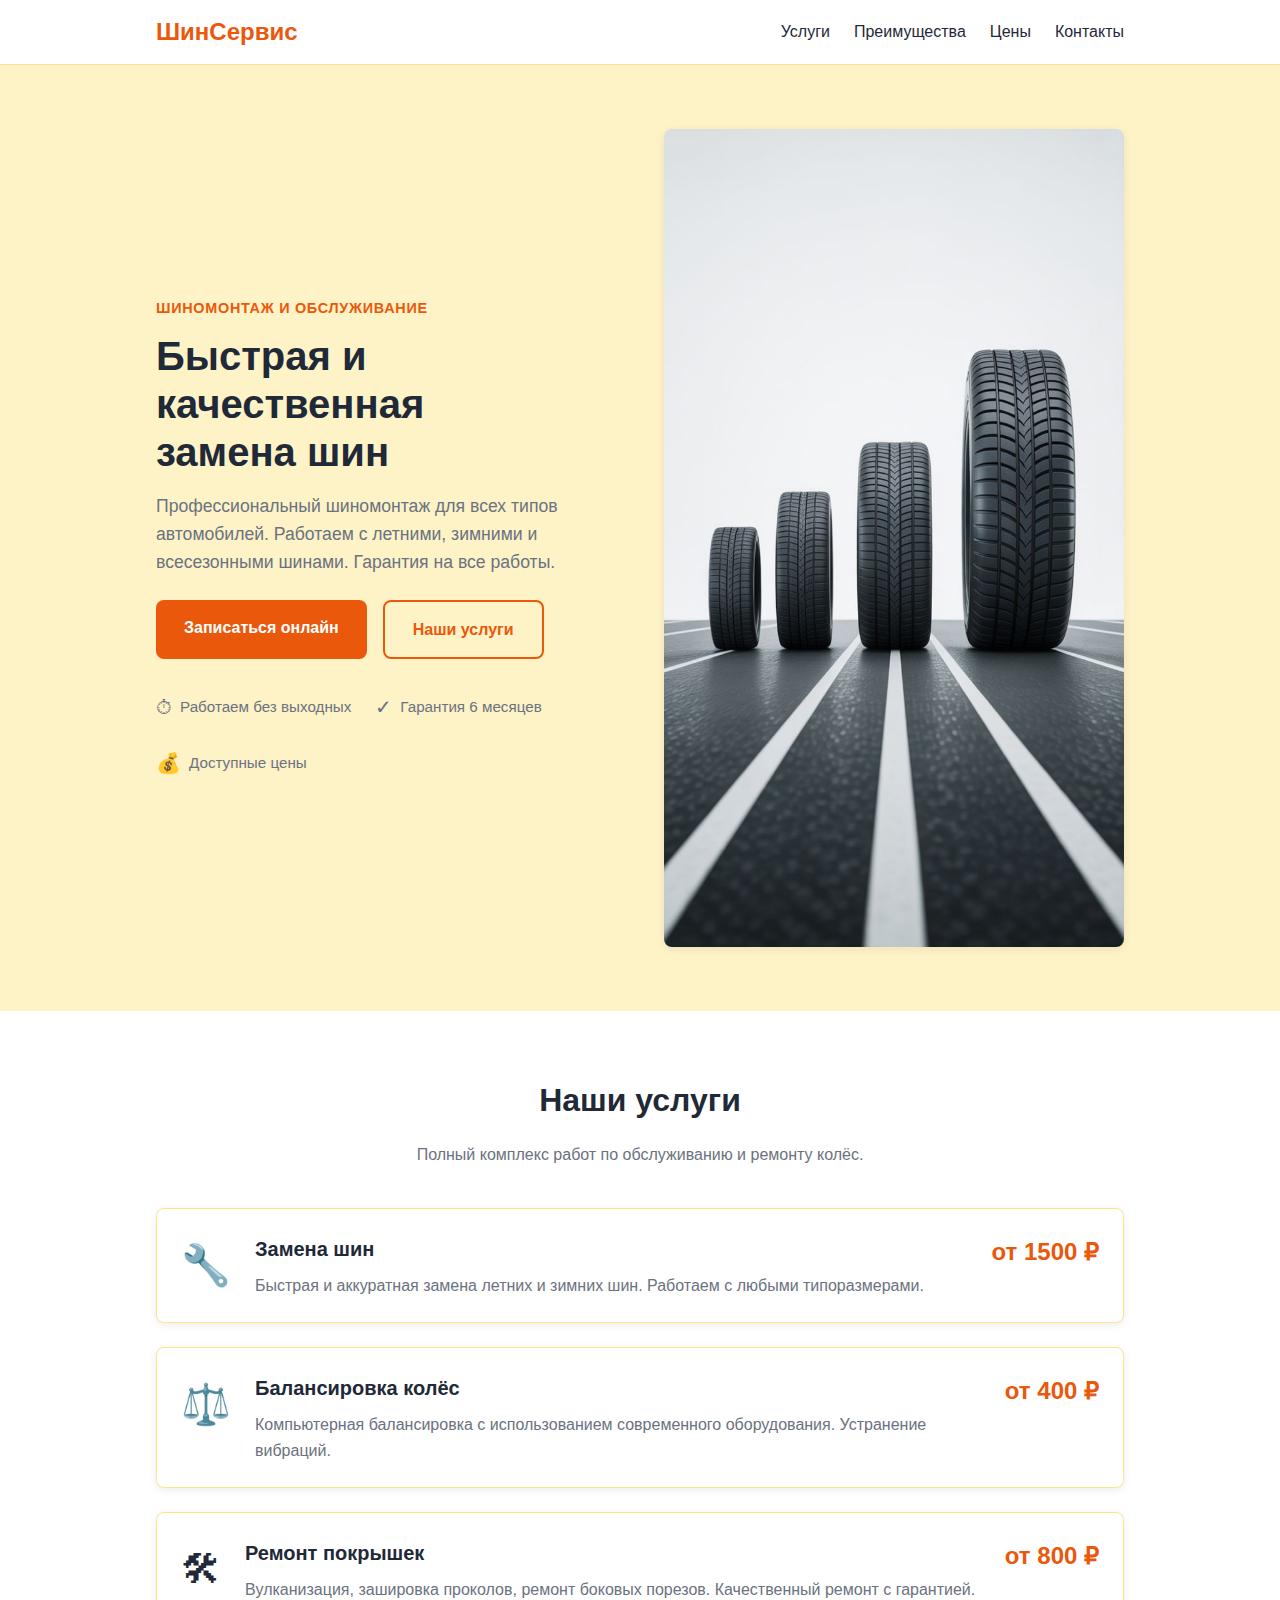
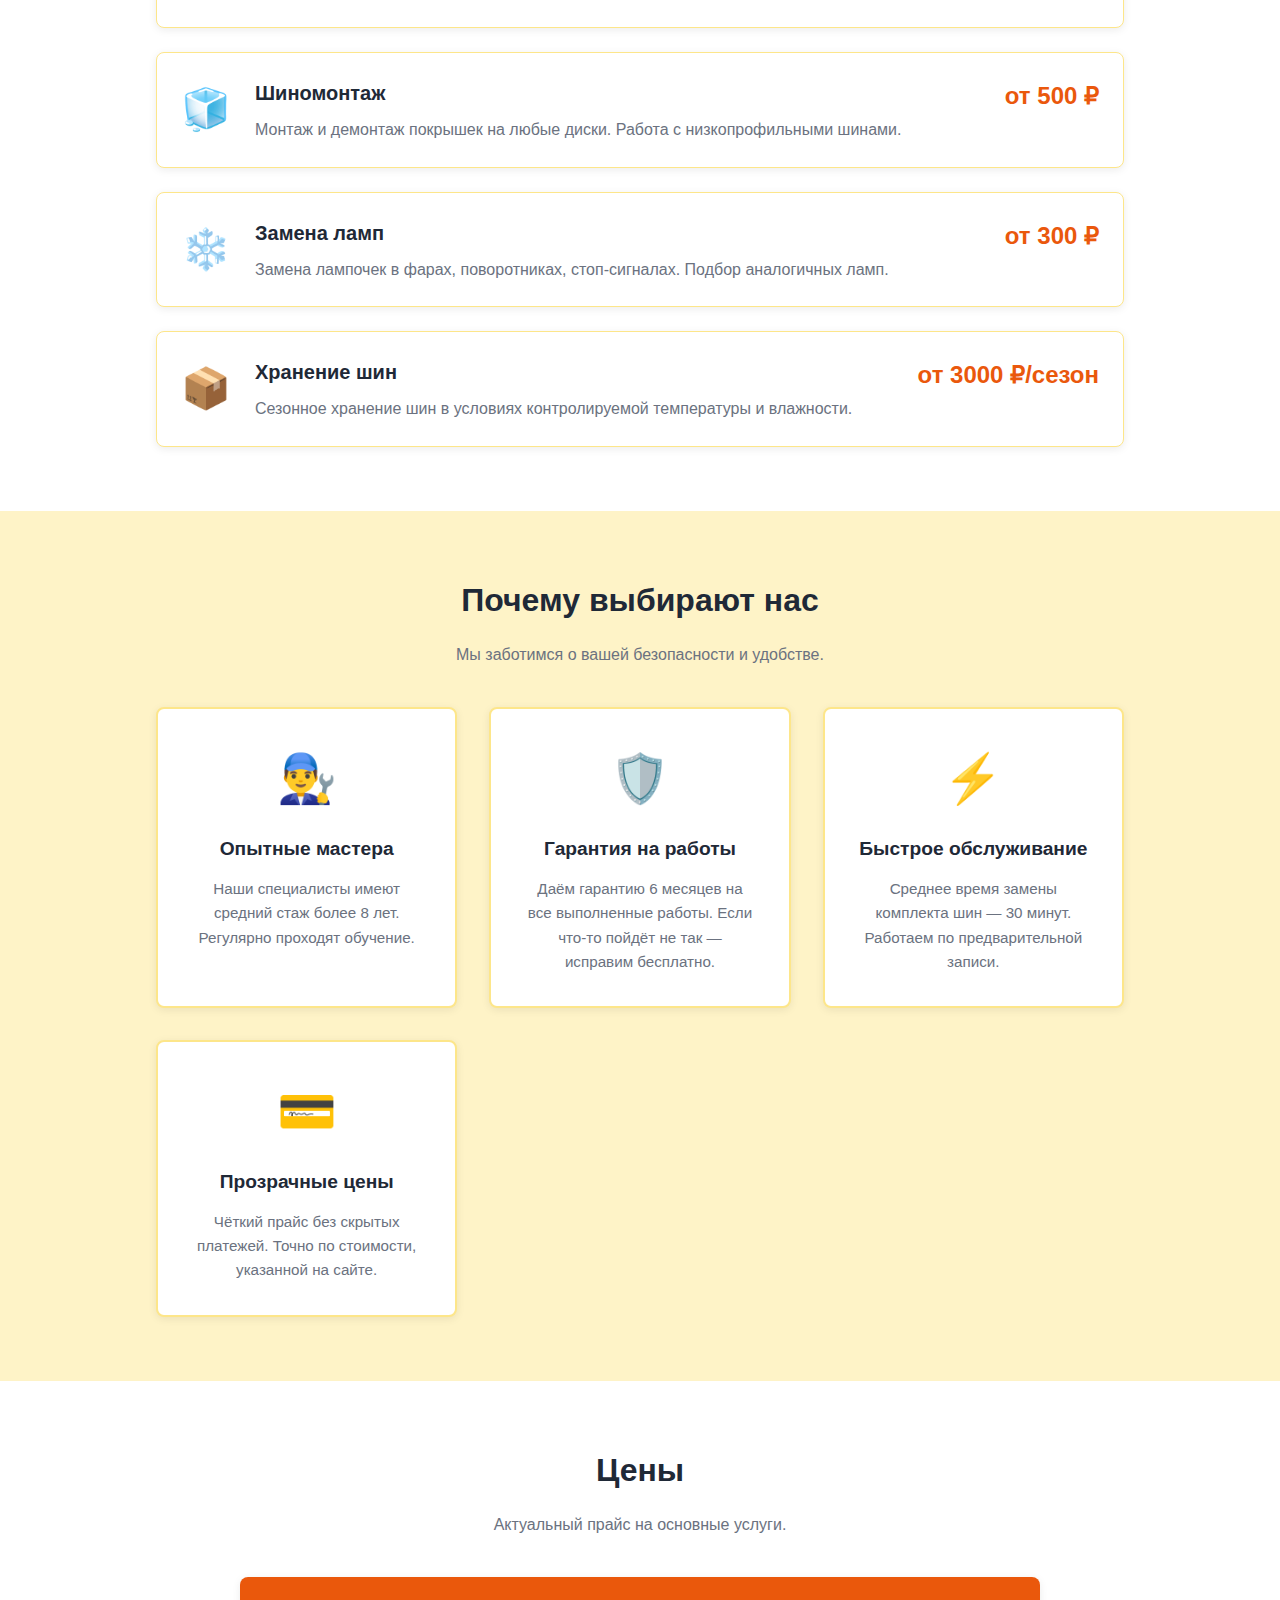
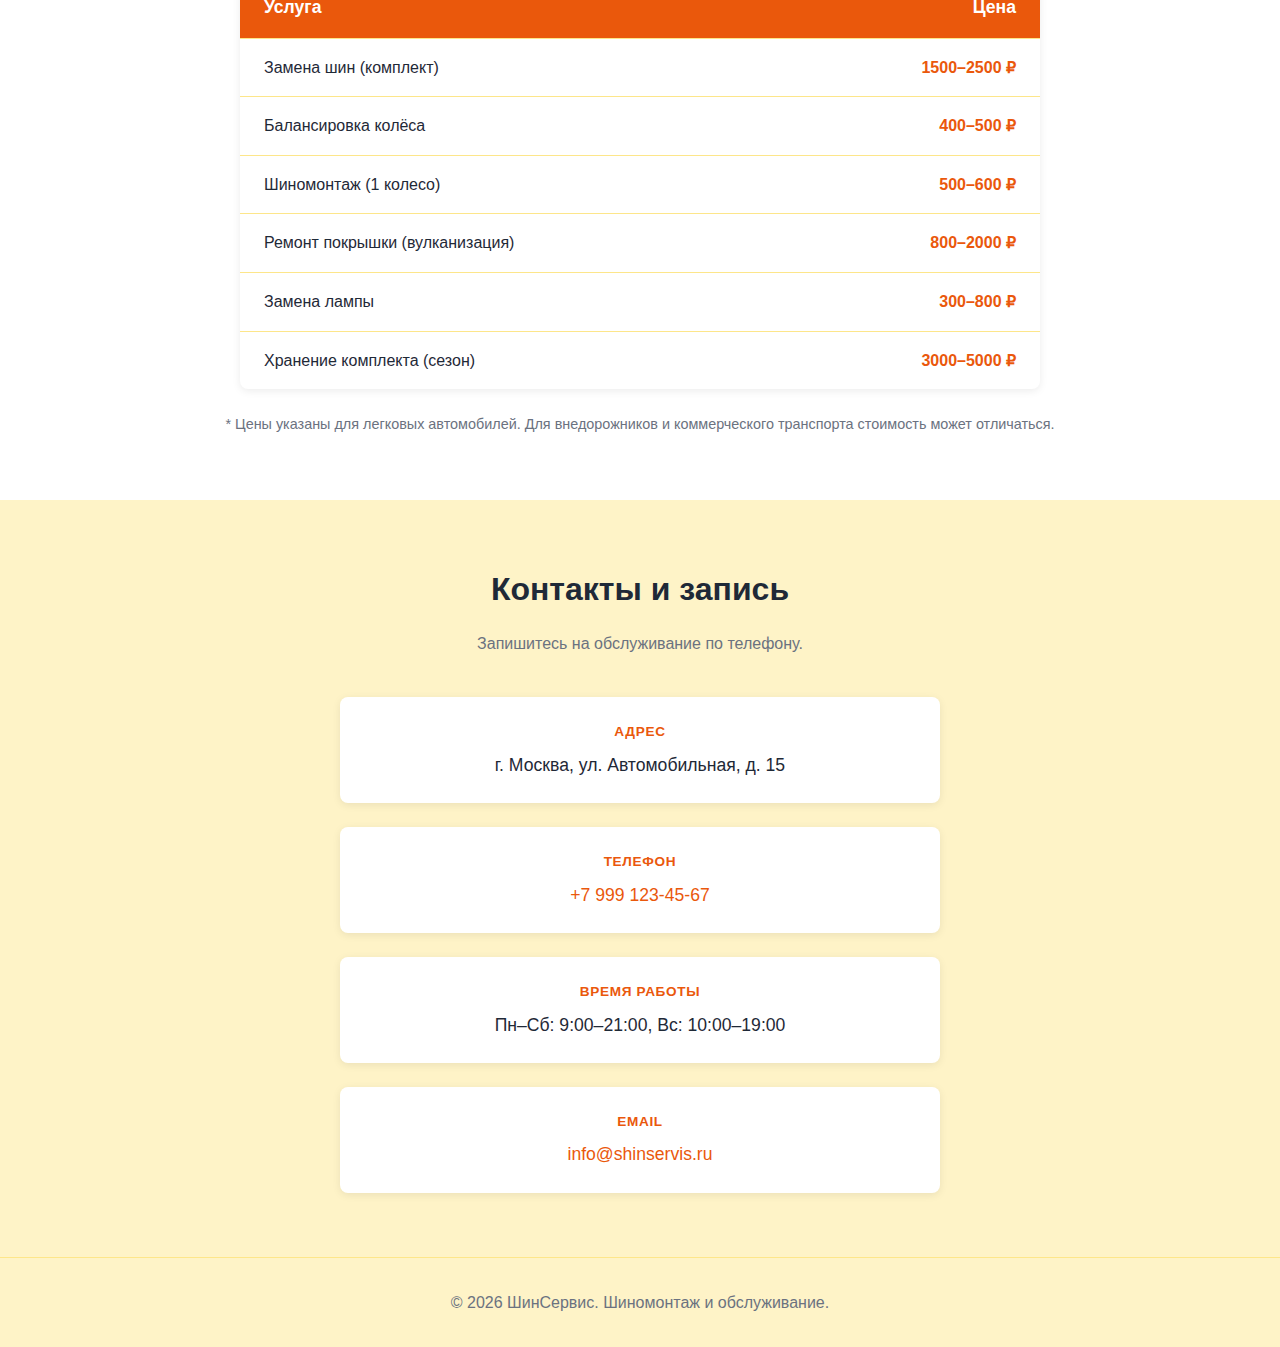
<file: projects/project-6.html>
<!doctype html>
<html lang="ru">
  <head>
    <meta charset="utf-8" />
    <title>Шиномонтаж — замена и обслуживание шин</title>
    <meta name="viewport" content="width=device-width, initial-scale=1" />
    <meta
      name="description"
      content="Профессиональный шиномонтаж. Замена шин, балансировка, ремонт, хранение. Работаем с любыми типами автомобилей."
    />

    <!-- Favicon -->
    <link rel="icon" type="image/svg+xml" href="../favicons/favicon-project6.svg">

    <link rel="stylesheet" href="../css/project6-styles.css" />
  </head>
  <body>
    <header class="site-header">
      <div class="container header-inner">
        <a href="../index.html" class="logo">ШинСервис</a>
        <button class="burger" aria-label="Открыть меню" aria-expanded="false">
          <span></span>
          <span></span>
          <span></span>
        </button>
        <nav class="nav">
          <a href="#services">Услуги</a>
          <a href="#advantages">Преимущества</a>
          <a href="#prices">Цены</a>
          <a href="#contact">Контакты</a>
        </nav>
      </div>
    </header>

    <main>
      <!-- HERO -->
      <section class="hero">
        <div class="container hero-inner">
          <div class="hero-text">
            <p class="eyebrow">Шиномонтаж и обслуживание</p>
            <h1>
              Быстрая и качественная<br />
              замена шин
            </h1>
            <p class="hero-subtitle">
              Профессиональный шиномонтаж для всех типов автомобилей. Работаем с летними, зимними и всесезонными шинами. Гарантия на все работы.
            </p>
            <div class="hero-actions">
              <a href="tel:+79991234567" class="btn primary">Записаться онлайн</a>
              <a href="#services" class="btn ghost">Наши услуги</a>
            </div>
            <div class="hero-features">
              <div class="feature">
                <span class="feature-icon">⏱</span>
                <span>Работаем без выходных</span>
              </div>
              <div class="feature">
                <span class="feature-icon">✓</span>
                <span>Гарантия 6 месяцев</span>
              </div>
              <div class="feature">
                <span class="feature-icon">💰</span>
                <span>Доступные цены</span>
              </div>
            </div>
          </div>
          <div class="hero-image">
            <img src="../images/project6/hero.jpg" alt="Шиномонтаж" />
          </div>
        </div>
      </section>

      <!-- SERVICES -->
      <section id="services" class="section">
        <div class="container">
          <h2>Наши услуги</h2>
          <p class="section-intro">
            Полный комплекс работ по обслуживанию и ремонту колёс.
          </p>
          <div class="services-list">
           <div class="service-item">
             <div class="service-icon">🔧</div>
             <div class="service-info">
               <h3>Замена шин</h3>
               <p>Быстрая и аккуратная замена летних и зимних шин. Работаем с любыми типоразмерами.</p>
             </div>
             <span class="service-price">от 1500 ₽</span>
           </div>
           <div class="service-item">
             <div class="service-icon">⚖️</div>
             <div class="service-info">
               <h3>Балансировка колёс</h3>
               <p>Компьютерная балансировка с использованием современного оборудования. Устранение вибраций.</p>
             </div>
             <span class="service-price">от 400 ₽</span>
           </div>
           <div class="service-item">
             <div class="service-icon">🛠</div>
             <div class="service-info">
               <h3>Ремонт покрышек</h3>
               <p>Вулканизация, зашировка проколов, ремонт боковых порезов. Качественный ремонт с гарантией.</p>
             </div>
             <span class="service-price">от 800 ₽</span>
           </div>
           <div class="service-item">
             <div class="service-icon">🧊</div>
             <div class="service-info">
               <h3>Шиномонтаж</h3>
               <p>Монтаж и демонтаж покрышек на любые диски. Работа с низкопрофильными шинами.</p>
             </div>
             <span class="service-price">от 500 ₽</span>
           </div>
           <div class="service-item">
             <div class="service-icon">❄️</div>
             <div class="service-info">
               <h3>Замена ламп</h3>
               <p>Замена лампочек в фарах, поворотниках, стоп-сигналах. Подбор аналогичных ламп.</p>
             </div>
             <span class="service-price">от 300 ₽</span>
           </div>
           <div class="service-item">
             <div class="service-icon">📦</div>
             <div class="service-info">
               <h3>Хранение шин</h3>
               <p>Сезонное хранение шин в условиях контролируемой температуры и влажности.</p>
             </div>
             <span class="service-price">от 3000 ₽/сезон</span>
           </div>
         </div>
        </div>
      </section>

      <!-- ADVANTAGES -->
      <section id="advantages" class="section section-alt">
        <div class="container">
          <h2>Почему выбирают нас</h2>
          <p class="section-intro">
            Мы заботимся о вашей безопасности и удобстве.
          </p>
          <div class="advantages-grid">
            <div class="advantage-card">
              <div class="advantage-icon">👨‍🔧</div>
              <h3>Опытные мастера</h3>
              <p>Наши специалисты имеют средний стаж более 8 лет. Регулярно проходят обучение.</p>
            </div>
            <div class="advantage-card">
              <div class="advantage-icon">🛡️</div>
              <h3>Гарантия на работы</h3>
              <p>Даём гарантию 6 месяцев на все выполненные работы. Если что-то пойдёт не так — исправим бесплатно.</p>
            </div>
            <div class="advantage-card">
              <div class="advantage-icon">⚡</div>
              <h3>Быстрое обслуживание</h3>
              <p>Среднее время замены комплекта шин — 30 минут. Работаем по предварительной записи.</p>
            </div>
            <div class="advantage-card">
              <div class="advantage-icon">💳</div>
              <h3>Прозрачные цены</h3>
              <p>Чёткий прайс без скрытых платежей. Точно по стоимости, указанной на сайте.</p>
            </div>
          </div>
        </div>
      </section>

      <!-- PRICES -->
      <section id="prices" class="section">
        <div class="container">
          <h2>Цены</h2>
          <p class="section-intro">
            Актуальный прайс на основные услуги.
          </p>
          <div class="prices-table">
           <div class="price-row header">
             <span>Услуга</span>
             <span>Цена</span>
           </div>
           <div class="price-row">
             <span>Замена шин (комплект)</span>
             <span>1500–2500 ₽</span>
           </div>
           <div class="price-row">
             <span>Балансировка колёса</span>
             <span>400–500 ₽</span>
           </div>
           <div class="price-row">
             <span>Шиномонтаж (1 колесо)</span>
             <span>500–600 ₽</span>
           </div>
           <div class="price-row">
             <span>Ремонт покрышки (вулканизация)</span>
             <span>800–2000 ₽</span>
           </div>
           <div class="price-row">
             <span>Замена лампы</span>
             <span>300–800 ₽</span>
           </div>
           <div class="price-row">
             <span>Хранение комплекта (сезон)</span>
             <span>3000–5000 ₽</span>
           </div>
         </div>
          <p class="price-note">* Цены указаны для легковых автомобилей. Для внедорожников и коммерческого транспорта стоимость может отличаться.</p>
        </div>
      </section>

      <!-- CONTACT -->
      <section id="contact" class="section section-alt">
        <div class="container">
          <h2>Контакты и запись</h2>
          <p class="section-intro">
            Запишитесь на обслуживание по телефону.
          </p>
          <div class="contact-info-simple">
            <div class="contact-item">
              <span class="contact-label">Адрес</span>
              <span class="contact-value">г. Москва, ул. Автомобильная, д. 15</span>
            </div>
            <div class="contact-item">
              <span class="contact-label">Телефон</span>
              <a href="tel:+79991234567" class="contact-value contact-link">+7 999 123-45-67</a>
            </div>
            <div class="contact-item">
              <span class="contact-label">Время работы</span>
              <span class="contact-value">Пн–Сб: 9:00–21:00, Вс: 10:00–19:00</span>
            </div>
            <div class="contact-item">
              <span class="contact-label">Email</span>
              <a href="mailto:info@shinservis.ru" class="contact-value contact-link">info@shinservis.ru</a>
            </div>
          </div>
        </div>
      </section>
    </main>

    <footer class="site-footer">
      <div class="container footer-inner">
        <span>© <span id="year"></span> ШинСервис. Шиномонтаж и обслуживание.</span>
      </div>
    </footer>

    <script src="../js/project6-main.js"></script>
  </body>
</html>
</file>
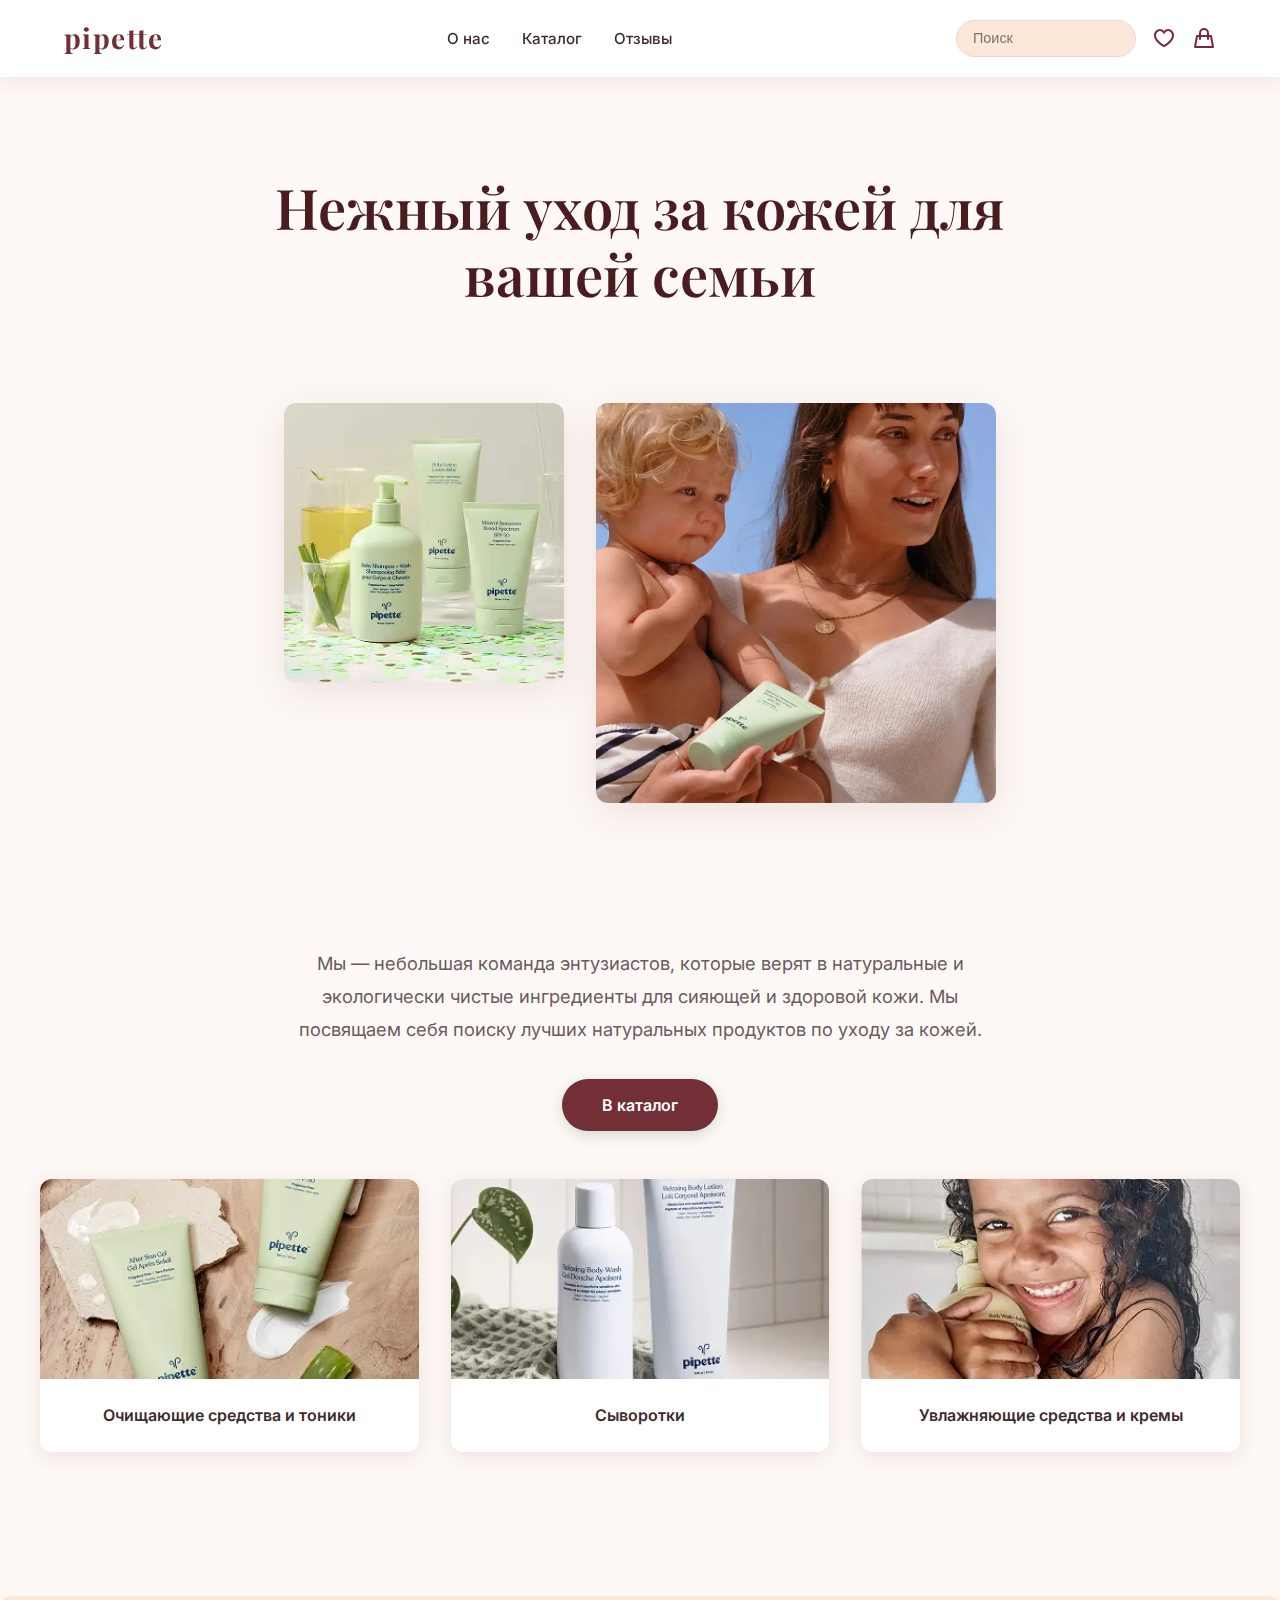
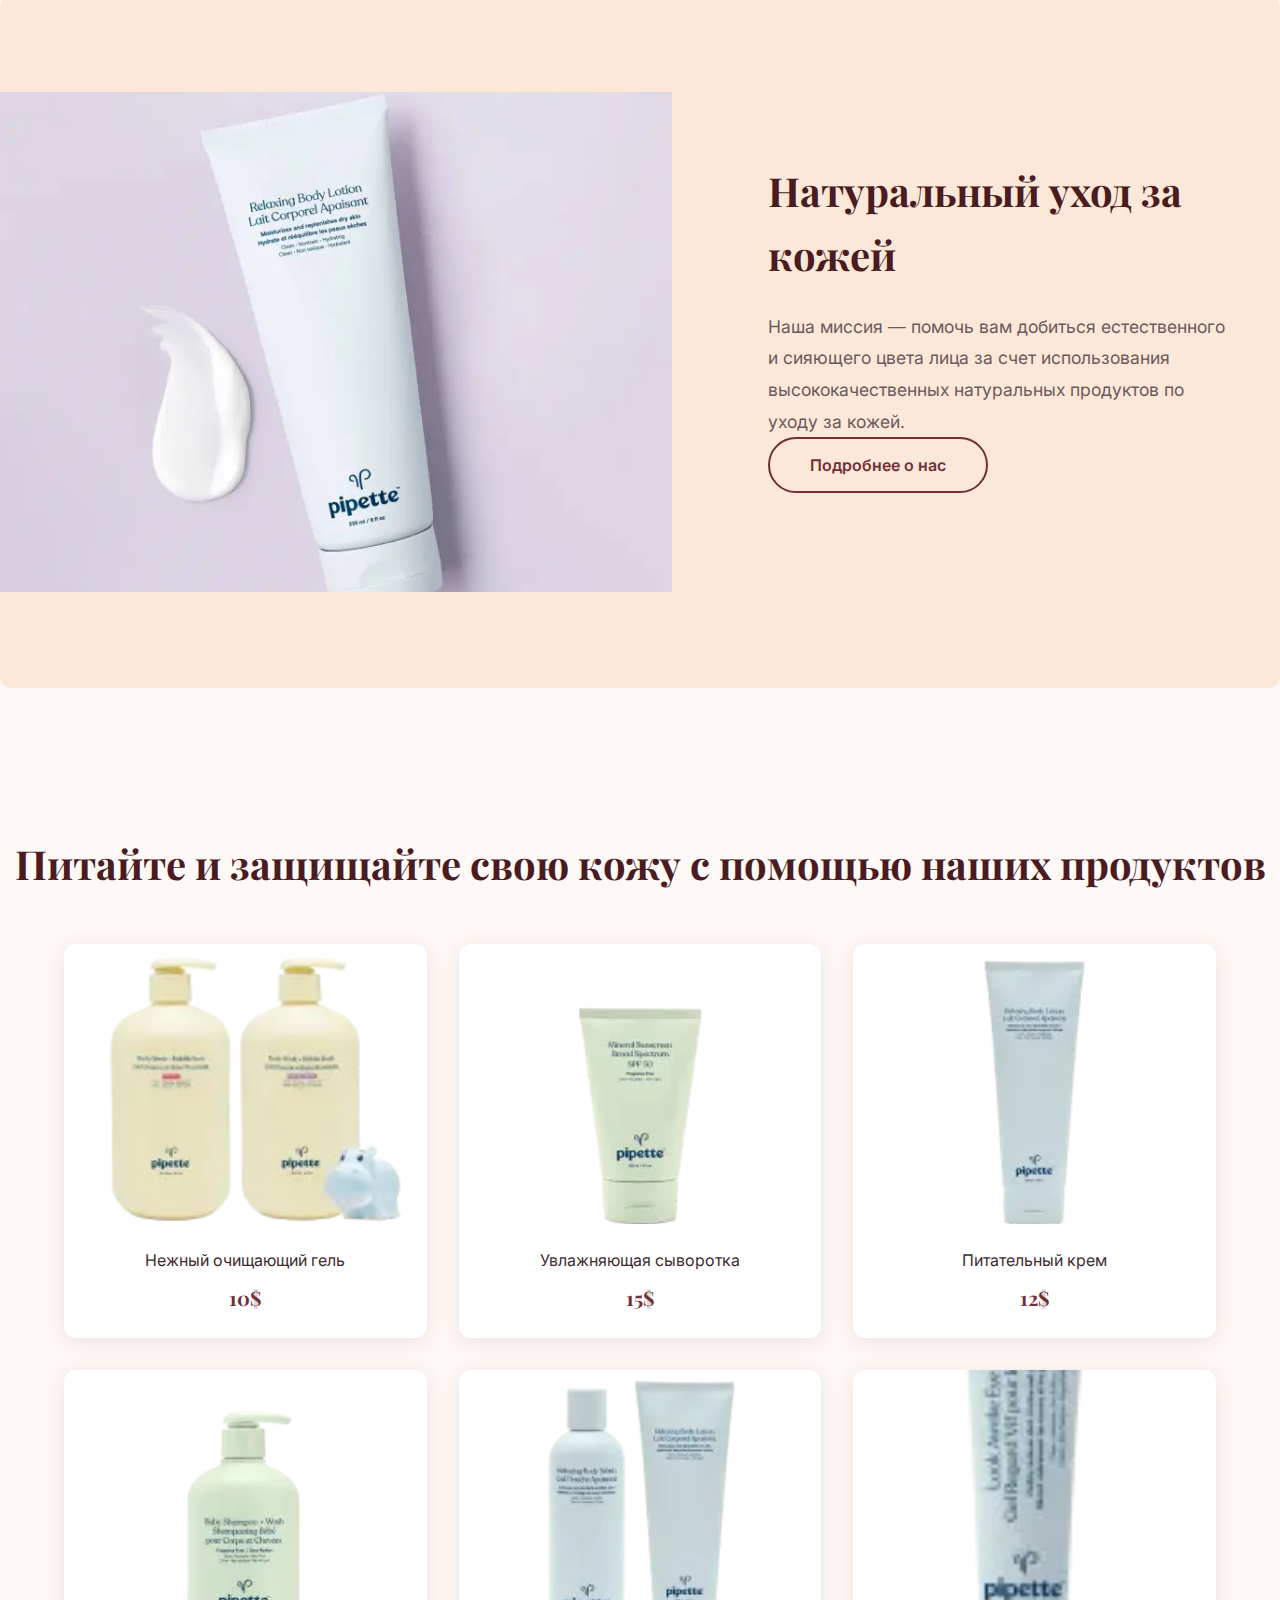
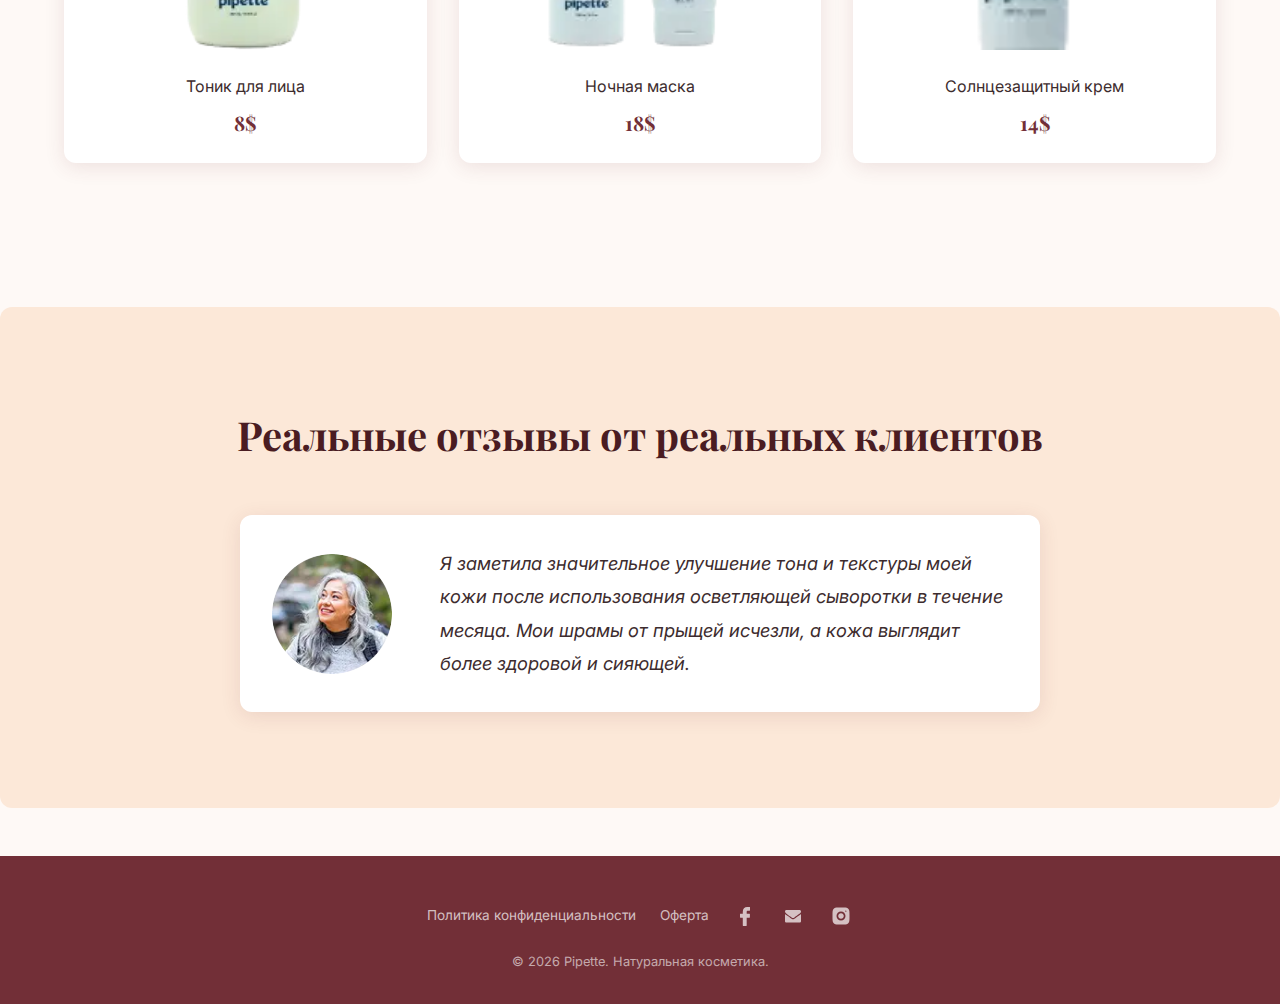
<file: projects/project-7.html>
<!DOCTYPE html>
<html lang="ru">
<head>
    <meta charset="UTF-8">
    <meta name="viewport" content="width=device-width, initial-scale=1.0">
    <title>Pipette - Натуральный уход за кожей для всей семьи</title>
    <meta name="description" content="Органическая косметика Pipette - нежный уход за кожей для всей семьи. Натуральные ингредиенты, экологически чистые продукты.">
    <meta name="keywords" content="натуральная косметика, уход за кожей, органическая косметика, Pipette, экологичные средства">
    <meta name="author" content="Pipette">
    
    <!-- Open Graph -->
    <meta property="og:title" content="Pipette - Натуральный уход за кожей">
    <meta property="og:description" content="Органическая косметика для всей семьи с натуральными ингредиентами">
    <meta property="og:type" content="website">
    <meta property="og:image" content="../images/project7/firstSec1.webp">
    
    <!-- Favicon -->
    <link rel="icon" type="image/svg+xml" href="../favicons/favicon-project7.svg">
    
    <link rel="stylesheet" href="../css/project7-styles.css">
    <link rel="preconnect" href="https://fonts.googleapis.com">
    <link rel="preconnect" href="https://fonts.gstatic.com" crossorigin>
    <link href="https://fonts.googleapis.com/css2?family=Inter:ital,opsz,wght@0,14..32,100..900;1,14..32,100..900&family=Playfair+Display:ital,wght@0,400..900;1,400..900&display=swap" rel="stylesheet">
    <link rel="stylesheet" href="https://cdn.jsdelivr.net/npm/swiper@11/swiper-bundle.min.css" />
</head>
<body>
    <header role="banner">
        <div class="container">
        <div class="header">
            <button class="navbar__burger" aria-label="Открыть меню" aria-expanded="false">
        <span aria-hidden="true"></span>
        <span aria-hidden="true"></span>
        <span aria-hidden="true"></span>
    </button>
    <a href="../index.html" class="header__title">pipette</a>
    
    <nav class="navbar" aria-label="Основная навигация">
        <ul class="navbar__links">
            <li class="nav__link"><a href="#about">О нас</a></li>
            <li class="nav__link"><a href="#catalog">Каталог</a></li>
            <li class="nav__link"><a href="#reviews">Отзывы</a></li>
        </ul>
    </nav>
    <div class="icons">
          
    <input type="search" class=" input__search" id="searching"   aria-label="Поиск по сайту" placeholder="Поиск">
   
     
     
         
        <img src="../images/project7/icons/Heart.svg" alt="Избранное" id="heart">
        <img src="../images/project7/icons/Bag.svg" alt="Корзина" id="bag">
    </div>
    </div>
    </div>
    </header>
    <main role="main">
        <div class="container">
        <section class="title__section" aria-labelledby="main-title">
            <h2 id="main-title" class="section__title">Нежный уход за кожей для вашей семьи</h2>
            </div>
            <div class="images">
                <img src="../images/project7/firstSec1.webp" alt="Органический крем для ухода за кожей" width="300" height="300" class="image">
                <img src="../images/project7/firstSec2.webp" alt="Довольная клиентка использует нашу продукцию" width="720" height="720" class="image2">
            </div>
            
        </section>
        <section aria-labelledby="about-title">
            <div class="container gallery" id="about">
            
            <p class="subtitle__section"  >Мы — небольшая команда энтузиастов, которые верят в натуральные и экологически чистые ингредиенты для сияющей и здоровой кожи. Мы посвящаем себя поиску лучших натуральных продуктов по уходу за кожей.</p>
            <button class="button">В каталог</button>
            <div class="mini__gallery" role="list">
                <div class="card" role="listitem">
                <img src="../images/project7/sec1.webp" alt="Очищающие средства и тоники для лица" class="gallery__image">
                <p class="card__title">Очищающие средства и тоники</p>
                </div>
                <div class="card" role="listitem">
                <img src="../images/project7/sec2.webp" alt="Натуральные сыворотки для ухода за кожей" class="gallery__image">
                <p class="card__title">Сыворотки</p>
                </div>
                <div class="card" role="listitem">
                <img src="../images/project7/sec3.webp" alt="Увлажняющие кремы и средства" class="gallery__image">
                <p class="card__title">Увлажняющие средства и кремы</p>
                </div>
            </div>
            </div>
        </section>
            <section class="nature" aria-labelledby="nature-title">
                <img src="../images/project7/section3.webp" alt="Натуральные ингредиенты нашей косметики" class="nature__image">
                <div class="nature__description">
                <h3 id="nature-title" class="nature__title">Натуральный уход за кожей</h3>
                <p class="nature__text">Наша миссия — помочь вам добиться естественного и сияющего цвета лица за счет использования высококачественных натуральных продуктов по уходу за кожей.<br><button class="button more">Подробнее о нас</button></p>
                
                </div>

           
        </section>
        <section class="catalog" id="catalog" aria-labelledby="catalog-title">
            
            <h3 id="catalog-title" class="catalog__title">Питайте и защищайте свою кожу с помощью наших продуктов </h3>
            <div class="container">
           <div class="catalog__container" role="list">
    <!-- Карточка 1 -->
    <div class="catalog__item" role="listitem">
        <div class="catalog__card">
            <img src="../images/project7/gallery1.webp" alt="Нежный очищающий гель для чувствительной кожи" class="card__image">
        </div>
        <div class="catalog__label">
            Нежный очищающий гель<br>
            <span class="price">10$</span>
        </div>
    </div>

    <!-- Карточка 2 -->
    <div class="catalog__item" role="listitem">
        <div class="catalog__card">
            <img src="../images/project7/gallery2.webp" alt="Увлажняющая сыворотка с гиалуроновой кислотой" class="card__image">
        </div>
        <div class="catalog__label">
            Увлажняющая сыворотка<br>
            <span class="price">15$</span>
        </div>
    </div>

    <!-- Карточка 3 -->
    <div class="catalog__item" role="listitem">
        <div class="catalog__card">
            <img src="../images/project7/gallery3.webp" alt="Питательный крем для ежедневного ухода" class="card__image">
        </div>
        <div class="catalog__label">
            Питательный крем<br>
            <span class="price">12$</span>
        </div>
    </div>

    <!-- Карточка 4 -->
    <div class="catalog__item" role="listitem">
        <div class="catalog__card">
            <img src="../images/project7/gallery4.webp" alt="Тоник для лица с натуральными экстрактами" class="card__image">
        </div>
        <div class="catalog__label">
            Тоник для лица<br>
            <span class="price">8$</span>
        </div>
    </div>

    <!-- Карточка 5 -->
    <div class="catalog__item" role="listitem">
        <div class="catalog__card">
            <img src="../images/project7/gallery5.webp" alt="Ночная маска для интенсивного восстановления" class="card__image">
        </div>
        <div class="catalog__label">
            Ночная маска<br>
            <span class="price">18$</span>
        </div>
    </div>

    <!-- Карточка 6 -->
    <div class="catalog__item" role="listitem">
        <div class="catalog__card">
            <img src="../images/project7/gallery6.webp" alt="Солнцезащитный крем SPF 50" class="card__image">
        </div>
        <div class="catalog__label">
            Солнцезащитный крем<br>
            <span class="price">14$</span>
        </div>
    </div>
</div>
            </div>
        </section>
        <section class="reviews" id="reviews" aria-labelledby="reviews-title">
            <h3 id="reviews-title" class="catalog__title">Реальные отзывы от реальных клиентов </h3>
            <div class="review" role="article">
            <img src="../images/project7/author.webp" alt="Фотография автора отзыва">
            <p class="subtitle__section" >Я заметила значительное улучшение тона и текстуры моей кожи после использования осветляющей сыворотки в течение месяца. Мои шрамы от прыщей исчезли, а кожа выглядит более здоровой и сияющей.</p>
            </div>

        </section>
        
    </main>
    <footer role="contentinfo">
        <div class="container">
        
    <div class="politics">
        <p class="politics_sub">Политика конфиденциальности</p>
        <p class="off">Оферта</p>
        <div class="icons2">
            <img src="../images/project7/icons/Facebook.svg" alt="Facebook">
            <img src="../images/project7/icons/Email.svg" alt="Email">
            <img src="../images/project7/icons/Instagram.svg" alt="Instagram">
        </div>
   
    </div>
    <p class="copyright">© <span id="year"></span> Pipette. Натуральная косметика.</p>
     </div>
    </footer>
    
    <script src="../js/project7-main.js"></script>
    
</body>
</html>
</file>
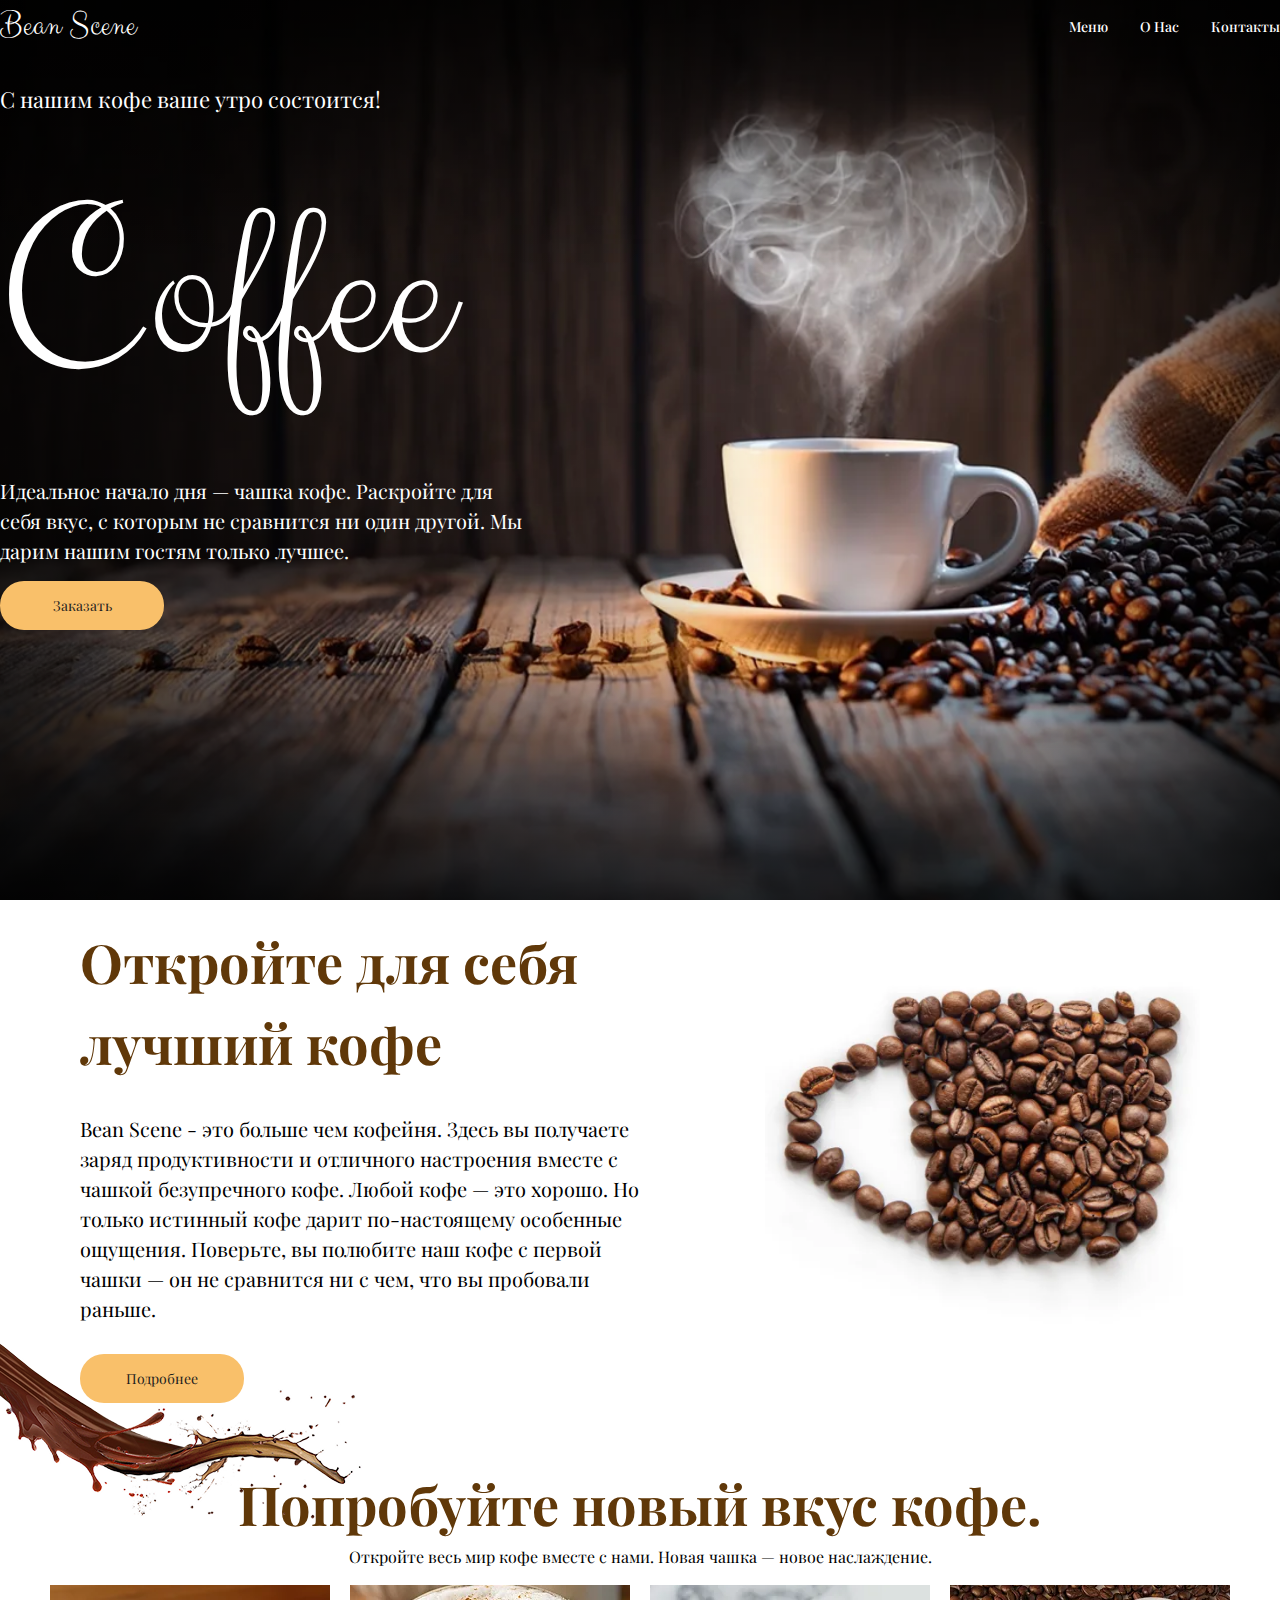
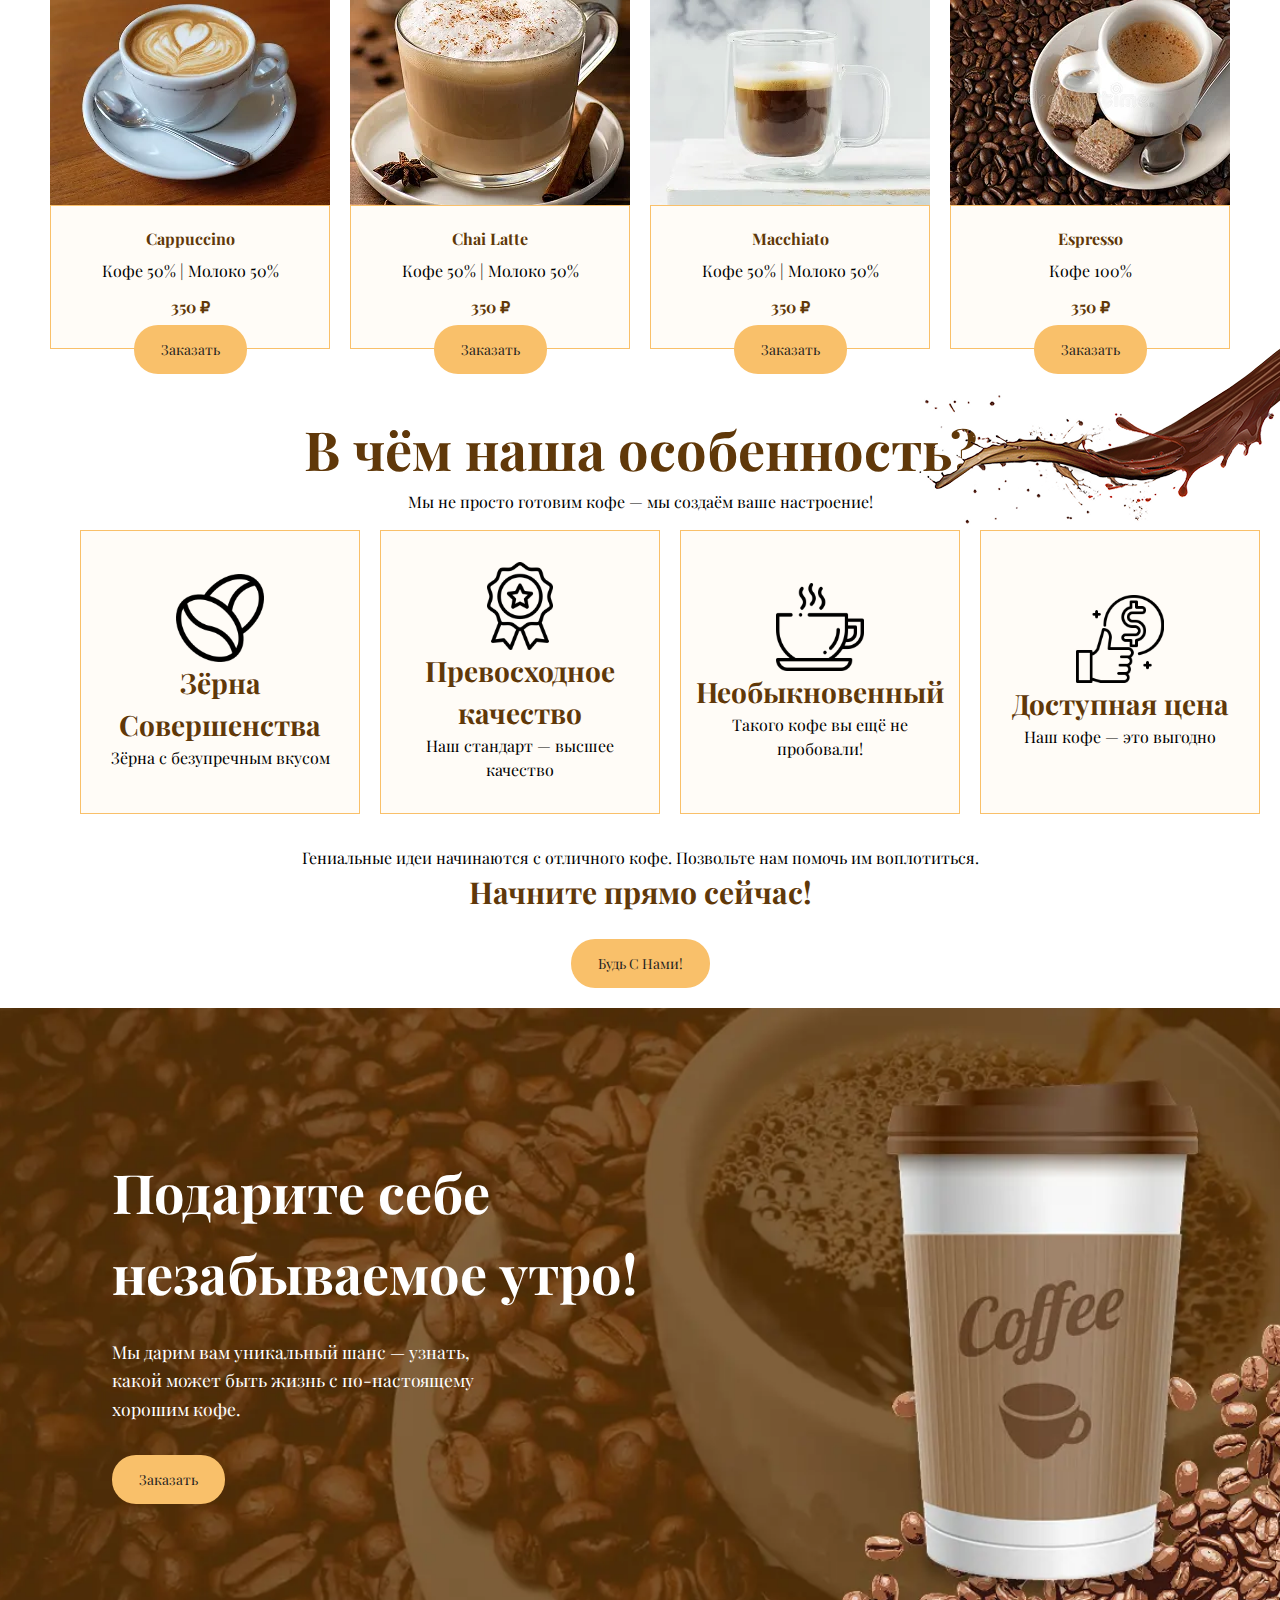
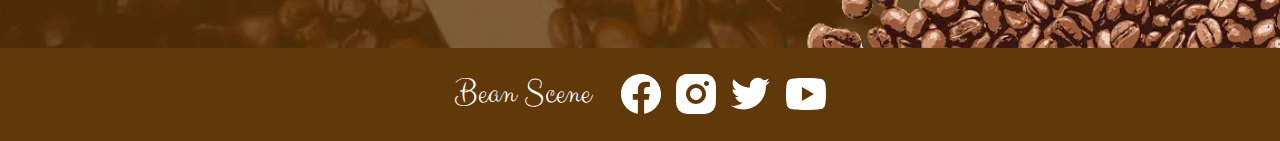
<file: projects/project-9.html>
<!DOCTYPE html>
<html lang="ru">
<head>
    <meta charset="UTF-8">
    <meta name="viewport" content="width=device-width, initial-scale=1.0">
    <title>Coffee Haven - Искусство в каждой чашке</title>
    <meta name="description" content="Кофейня Coffee Haven - место, где рождается искусство кофе. Свежие зерна, авторские рецепты и уютная атмосфера.">
    <meta name="keywords" content="кофейня, кофе, капучино, латте, эспрессо, десерты, завтраки, Coffee Haven">
    <meta name="author" content="Coffee Haven">
    
    <!-- Open Graph -->
    <meta property="og:title" content="Coffee Haven - Премиальная кофейня">
    <meta property="og:description" content="Искусство в каждой чашке. Авторский кофе и свежие десерты.">
    <meta property="og:type" content="website">
    <meta property="og:image" content="https://coffee-haven.com/og-image.jpg">
    <meta property="og:url" content="https://coffee-haven.com">
    
    <!-- Twitter Card -->
    <meta name="twitter:card" content="summary_large_image">
    <meta name="twitter:title" content="Coffee Haven">
    <meta name="twitter:description" content="Искусство в каждой чашке кофе">
    <meta name="twitter:image" content="https://coffee-haven.com/twitter-image.jpg">
    
    <!-- Favicon -->
    <link rel="icon" type="image/svg+xml" href="../favicons/favicon-project9.svg">
    
    <!-- Fonts -->
    <link rel="preconnect" href="https://fonts.googleapis.com">
    <link rel="preconnect" href="https://fonts.gstatic.com" crossorigin>
    <link href="https://fonts.googleapis.com/css2?family=Clicker+Script&family=Playfair+Display:ital,wght@0,400..900;1,400..900&display=swap" rel="stylesheet">
    
    <!-- CSS -->
    <link rel="stylesheet" href="../css/project9-main.css">
    <link rel="stylesheet" href="../css/project9-styles.css">
    
    <!-- Canonical URL -->
    <link rel="canonical" href="https://coffee-haven.com">
</head>
<body>
    <header class="header">
        <div class="header__background">
            <!-- Фоновое изображение -->
            <img class="header__background-image" src="../images/project9/coffee_image.webp" alt="Ароматный свежесваренный кофе в керамической чашке" loading="eager">
            
                <!-- Контент поверх фона -->
                <div class="header__content">
                    <div class="header__bar">
                        <h1 class="header__logo">
                            <a href="#" class="header__logo-link">Bean Scene</a>
                        </h1>
                        <!-- Навигация -->
                        <nav class="header__nav" aria-label="Основная навигация">
                            <ul class="header__nav-list">
                               
                                <li class="header__nav-item">
                                    <a href="#menu" class="header__nav-link">Меню</a>
                                </li>
                                <li class="header__nav-item">
                                    <a href="#about" class="header__nav-link">О нас</a>
                                </li>
                                <li class="header__nav-item">
                                    <a href="#contacts" class="header__nav-link">Контакты</a>
                                </li>
                            </ul>
                        </nav>

                       
                       
                    </div>
                    
                    <!-- Герой секция -->
                    <section class="hero">
                        <p class="hero__subtitle">С нашим кофе ваше утро состоится!</p>
                        <h2 class="hero__title">Coffee</h2>
                        <p class="hero__description">
                            Идеальное начало дня — чашка кофе. Раскройте для себя вкус, с которым не сравнится ни один другой. Мы дарим нашим гостям только лучшее.
                        </p>
                        <button class="main__button" type="button">Заказать</button>
                    </section>
                </div>
            
        </div>
    </header>

    <main>
        <div class="container">
            <section class="discover">
                <div class="discover__content">
                    <h2 class="titles">Откройте для себя лучший кофе</h2>
                    <p class="discover__description">
                        Bean Scene - это больше чем кофейня. Здесь вы получаете заряд продуктивности и отличного настроения вместе с чашкой безупречного кофе.
Любой кофе — это хорошо. Но только истинный кофе дарит по-настоящему особенные ощущения.
Поверьте, вы полюбите наш кофе с первой чашки — он не сравнится ни с чем, что вы пробовали раньше.
                    </p>
                    <button class="main__button" type="button">Подробнее</button>
                </div>
                
                <figure class="discover__image">
                    <img src="../images/project9/coffecup.webp"
                         alt="Ароматная чашка свежесваренного кофе с красивой пенкой"
                         loading="lazy">
                    <figcaption class="visually-hidden">Наш фирменный кофе</figcaption>
                </figure>
            </section>
        </div>

        <img src="../images/project9/coffee_blast.png" class="blast__left" alt="" aria-hidden="true">
        
        <div class="container">
            <section class="card-section" id="menu">
                <h2 class="titles">Попробуйте новый вкус кофе.</h2>
                <p class="coffee-blend__description">
                    Откройте весь мир кофе вместе с нами. Новая чашка — новое наслаждение.
                </p>

                <div class="coffee-blend__gallery">
                    <article class="coffee-card">
                        <figure class="coffee-card__image">
                            <img src="../images/project9/gal1.webp"
                                 alt="Чашка капучино с красивой молочной пенкой"
                                 loading="lazy"
                                 width="280"
                                 height="220">
                        </figure>
                        <div class="coffee-card__content">
                            <h3 class="coffee-card__name">Cappuccino</h3>
                            <p class="coffee-card__composition">Кофе 50% | Молоко 50%</p>
                            <p class="coffee-card__price">350 ₽</p>
                        </div>
                        <button class="coffee-card__button main__button" type="button">
                            Заказать
                        </button>
                    </article>

                    <article class="coffee-card">
                        <figure class="coffee-card__image">
                            <img src="../images/project9/gal2.webp"
                                 alt="Чашка чай латте с корицей"
                                 loading="lazy"
                                 width="280"
                                 height="220">
                        </figure>
                        <div class="coffee-card__content">
                            <h3 class="coffee-card__name">Chai Latte</h3>
                            <p class="coffee-card__composition">Кофе 50% | Молоко 50%</p>
                            <p class="coffee-card__price">350 ₽</p>
                        </div>
                        <button class="coffee-card__button main__button" type="button">
                            Заказать
                        </button>
                    </article>

                    <article class="coffee-card">
                        <figure class="coffee-card__image">
                            <img src="../images/project9/gal3.webp"
                                 alt="Чашка макиато с кофейной пенкой"
                                 loading="lazy"
                                 width="280"
                                 height="220">
                        </figure>
                        <div class="coffee-card__content">
                            <h3 class="coffee-card__name">Macchiato</h3>
                            <p class="coffee-card__composition">Кофе 50% | Молоко 50%</p>
                            <p class="coffee-card__price">350 ₽</p>
                        </div>
                        <button class="coffee-card__button main__button" type="button">
                            Заказать
                        </button>
                    </article>

                    <article class="coffee-card">
                        <figure class="coffee-card__image">
                            <img src="../images/project9/gal4.webp"
                                 alt="Чашка эспрессо"
                                 loading="lazy"
                                 width="280"
                                 height="220">
                        </figure>
                        <div class="coffee-card__content">
                            <h3 class="coffee-card__name">Espresso</h3>
                            <p class="coffee-card__composition">Кофе 100%</p>
                            <p class="coffee-card__price">350 ₽</p>
                        </div>
                        <button class="coffee-card__button main__button" type="button">
                            Заказать
                        </button>
                    </article>
                </div>
            </section>
        </div>

        <img src="../images/project9/coffee_blast.png" class="blast__right" alt="" aria-hidden="true">

        <section class="coffee-blend card-section">
            <div class="container">
                <h2 class="titles" id="about">В чём наша особенность?</h2>
                <p class="coffee-blend__description">
                    Мы не просто готовим кофе — мы создаём ваше настроение!
                </p>

                <div class="different__gallery">
                    <article class="different__card">
                        <div class="different-card__content">
                            <img src="../images/project9/icons/coffee-beans 1.svg"
                                 alt="Иконка кофейных зерен"
                                 loading="lazy"
                                 class="different_icon">
                            <h3 class="different-card__name">Зёрна Совершенства</h3>
                            <p class="different-card__composition">Зёрна с безупречным вкусом</p>
                        </div>
                    </article>

                    <article class="different__card">
                        <div class="different-card__content">
                            <img src="../images/project9/icons/badge1.svg"
                                 alt="Иконка знака качества"
                                 loading="lazy"
                                 class="different_icon">
                            <h3 class="different-card__name">Превосходное качество</h3>
                            <p class="different-card__composition">Наш стандарт — высшее качество</p>
                        </div>
                    </article>

                    <article class="different__card">
                        <div class="different-card__content">
                            <img src="../images/project9/icons/coffee-cup1.svg"
                                 alt="Иконка кофейной чашки"
                                 loading="lazy"
                                 class="different_icon">
                            <h3 class="different-card__name">Необыкновенный</h3>
                            <p class="different-card__composition">Такого кофе вы ещё не пробовали!</p>
                        </div>
                    </article>

                    <article class="different__card">
                        <div class="different-card__content">
                            <img src="../images/project9/icons/best-price1.svg"
                                 alt="Иконка лучшей цены"
                                 loading="lazy"
                                 class="different_icon">
                            <h3 class="different-card__name">Доступная цена</h3>
                            <p class="different-card__composition">Наш кофе — это выгодно</p>
                        </div>
                    </article>
                </div>
                
                <div class="different_subtext">
                    <p class="coffee-blend__description">
                        Гениальные идеи начинаются с отличного кофе. Позвольте нам помочь им воплотиться.<br>
                        <span class="different-subtitle">Начните прямо сейчас!</span>
                    </p>
                    <button class="main__button" type="button">Будь с нами!</button>
                </div>
            </div>
        </section>

        <section class="coffee-section">
            <div class="coffee-section__background">
                <img src="../images/project9/coff.webp" class="overlay" alt="Кофейные зерна и чашка кофе" loading="lazy">
            </div>
            <div class="container">
                <div class="chance">
                    <div class="chance-text">
                        <h2 class="chance__title">Подарите себе незабываемое утро!</h2>
                        <p>Мы дарим вам уникальный шанс — узнать, какой может быть жизнь с по-настоящему хорошим кофе.</p>
                        <button class="main__button" type="button">Заказать</button>
                    </div>
                </div>
            </div>
        </section>
    </main>

    <footer class="footer">
        <div class="container">
            <div class="footer__bar">
                <h2 class="header__logo">
                    <a href="/" class="header__logo-link">Bean Scene</a>
                </h2>
                <div class="contacts" id="contacts">
                    <a href="#" aria-label="Facebook"><img src="../images/project9/icons/fb.svg" class="icons" alt="Facebook"></a>
                    <a href="#" aria-label="Instagram"><img src="../images/project9/icons/inst.svg" class="icons" alt="Instagram"></a>
                    <a href="#" aria-label="Twitter"><img src="../images/project9/icons/tw.svg" class="icons" alt="Twitter"></a>
                    <a href="#" aria-label="YouTube"><img src="../images/project9/icons/yt.svg" class="icons" alt="YouTube"></a>
                </div>
            </div>
        </div>
    </footer>
</body>
</html>
</file>
<file: css/root-styles.css>
:root {
  --bg: #0f172a;
  --bg-elevated: #1e293b;
  --accent: #60a5fa; /* основной синий */
  --accent-soft: #1e3a5f;
  --text: #f1f5f9;
  --muted: #94a3b8;
  --border-subtle: rgba(71, 85, 105, 0.4);
  --radius-lg: 18px;
  --radius-md: 12px;
  --shadow-soft: 0 18px 60px rgba(0, 0, 0, 0.5);
  --transition-fast: 180ms ease-out;
}

*,
*::before,
*::after {
  box-sizing: border-box;
}

html,
body {
  margin: 0;
  padding: 0;
  font-family: system-ui, -apple-system, BlinkMacSystemFont, 'Inter', sans-serif;
  background: radial-gradient(circle at top left, #1e293b, #0f172a 55%, #020617 100%);
  color: var(--text);
  -webkit-font-smoothing: antialiased;
}

body {
  min-height: 100vh;
}

a {
  color: inherit;
  text-decoration: none;
}

img {
  max-width: 100%;
  display: block;
}

.container {
  width: 100%;
  max-width: 1120px;
  margin: 0 auto;
  padding: 0 20px;
}

.section {
  padding: 72px 0;
}

.section-alt {
  padding: 80px 0;
}

/* HEADER */
.site-header {
  position: sticky;
  top: 0;
  z-index: 20;
  backdrop-filter: blur(18px);
  background: rgba(15, 23, 42, 0.96);
  border-bottom: 1px solid var(--border-subtle);
  box-shadow: 0 10px 30px rgba(0, 0, 0, 0.5);
}

.header-inner {
  display: flex;
  align-items: center;
  justify-content: space-between;
  height: 64px;
}

.header-left {
  display: flex;
  align-items: center;
  gap: 8px;
}

.logo {
  font-weight: 600;
  letter-spacing: 0.06em;
  text-transform: uppercase;
  font-size: 0.9rem;
  cursor: pointer;
}

.nav {
  display: flex;
  gap: 20px;
  font-size: 0.9rem;
}

.burger {
  display: none;
  position: relative;
  width: 26px;
  height: 20px;
  cursor: pointer;
  padding: 0;
  border: none;
  background: transparent;
}

.burger span {
  position: absolute;
  left: 0;
  width: 100%;
  height: 2px;
  background: #f1f5f9;
  border-radius: 999px;
  transition:
    transform var(--transition-fast),
    opacity var(--transition-fast),
    top var(--transition-fast);
}

.burger span:nth-child(1) {
  top: 2px;
}

.burger span:nth-child(2) {
  top: 9px;
}

.burger span:nth-child(3) {
  top: 16px;
}

.burger--open span:nth-child(1) {
  top: 9px;
  transform: rotate(45deg);
}

.burger--open span:nth-child(2) {
  opacity: 0;
}

.burger--open span:nth-child(3) {
  top: 9px;
  transform: rotate(-45deg);
}

.header-cta {
  display: none;
  width: 52px;
  height: 52px;
  align-items: center;
  justify-content: center;
  color: var(--text, #f6f6f9);
  border-radius: 50%;
  transition: background-color var(--transition-fast), color var(--transition-fast);
}

.header-cta:hover {
  background-color: rgba(255, 255, 255, 0.1);
  color: #40b3ff;
}

.header-cta svg {
  width: 36px;
  height: 36px;
}

@media (max-width: 768px) {
  .header-cta {
    width: 48px;
    height: 48px;
  }
  .header-cta svg {
    width: 32px;
    height: 32px;
  }
}

@media (max-width: 480px) {
  .header-cta {
    width: 44px;
    height: 44px;
  }
  .header-cta svg {
    width: 28px;
    height: 28px;
  }
}

@media (max-width: 360px) {
  .header-cta {
    width: 40px;
    height: 40px;
  }
  .header-cta svg {
    width: 26px;
    height: 26px;
  }
}

@media (max-width: 992px) {
  .header-cta {
    display: inline-flex;
  }
}

.nav a {
  padding: 6px 0;
  position: relative;
  color: #94a3b8;
  transition: color var(--transition-fast);
}

.nav a::after {
  content: '';
  position: absolute;
  left: 0;
  bottom: 0;
  width: 0;
  height: 1px;
  background: var(--accent);
  transition: width var(--transition-fast);
}

.nav a:hover {
  color: var(--accent);
}

.nav a:hover::after {
  width: 100%;
}

/* HERO */
.hero {
  padding: 96px 0 64px;
}

.hero-inner {
  display: flex;
  justify-content: space-between;
  gap: 40px;
}

.hero-text {
  max-width: 640px;
}

.eyebrow {
  display: inline-flex;
  align-items: center;
  gap: 8px;
  padding: 4px 10px;
  border-radius: 999px;
  font-size: 0.78rem;
  text-transform: uppercase;
  letter-spacing: 0.12em;
  color: var(--accent);
  background: var(--accent-soft);
  border: 1px solid rgba(96, 165, 250, 0.28);
  margin-bottom: 16px;
}

h1 {
  margin: 0 0 18px;
  font-size: clamp(2.1rem, 3.3vw, 2.8rem);
  letter-spacing: -0.04em;
  line-height: 1.1;
}

.hero-subtitle {
  margin: 0;
  max-width: 520px;
  color: var(--muted);
  font-size: 0.98rem;
}

.hero-actions {
  display: flex;
  flex-wrap: wrap;
  gap: 12px;
  margin: 28px 0 16px;
}

.btn {
  display: inline-flex;
  align-items: center;
  justify-content: center;
  padding: 0 18px;
  height: 40px;
  border-radius: 999px;
  font-size: 0.9rem;
  border: 1px solid transparent;
  cursor: pointer;
  transition:
    background var(--transition-fast),
    color var(--transition-fast),
    border-color var(--transition-fast),
    transform 140ms ease-out,
    box-shadow 140ms ease-out;
}

.btn.primary {
  background: linear-gradient(135deg, #3b82f6, #6366f1);
  color: #f9fafb;
  box-shadow: 0 16px 40px rgba(59, 130, 246, 0.4);
}

.btn.primary:hover {
  transform: translateY(-1px);
  box-shadow: 0 22px 60px rgba(59, 130, 246, 0.6);
}

.btn.ghost {
  background: transparent;
  color: var(--accent);
  border-color: rgba(96, 165, 250, 0.3);
}

.btn.ghost:hover {
  background: rgba(30, 58, 95, 0.7);
}

.hero-meta {
  display: flex;
  flex-wrap: wrap;
  gap: 12px;
  margin-top: 14px;
  font-size: 0.78rem;
  color: var(--muted);
}

.hero-meta span {
  padding: 4px 10px;
  border-radius: 999px;
  border: 1px solid #334155;
  background: #1e293b;
}

/* SECTIONS */
h2 {
  margin: 0 0 10px;
  font-size: 1.5rem;
  letter-spacing: -0.02em;
}

.section-intro {
  margin: 0 0 32px;
  max-width: 540px;
  color: var(--muted);
  font-size: 0.96rem;
}

.cards-grid {
  display: grid;
  grid-template-columns: repeat(3, minmax(0, 1fr));
  gap: 20px;
}

.card {
  background: radial-gradient(circle at top left, #1e293b, #0f172a);
  border-radius: var(--radius-lg);
  border: 1px solid var(--border-subtle);
  padding: 20px 18px;
  box-shadow: var(--shadow-soft);
}

.card h3 {
  margin: 0 0 8px;
  font-size: 1rem;
}

.card p {
  margin: 0;
  color: var(--muted);
  font-size: 0.9rem;
}

/* PROJECTS GRID */
.projects-grid {
  display: grid;
  grid-template-columns: repeat(3, minmax(0, 1fr));
  gap: 20px;
}

.project-card {
  display: flex;
  flex-direction: column;
  background: linear-gradient(145deg, #1e293b, #0f172a);
  border-radius: var(--radius-lg);
  border: 1px solid var(--border-subtle);
  overflow: hidden;
  box-shadow: var(--shadow-soft);
  transition:
    transform 160ms ease-out,
    box-shadow 160ms ease-out,
    border-color 160ms ease-out,
    background 160ms ease-out;
}

.project-card:hover {
  transform: translateY(-4px);
  box-shadow: 0 20px 60px rgba(0, 0, 0, 0.6);
  border-color: rgba(71, 85, 105, 0.7);
  background: linear-gradient(145deg, #334155, #1e293b);
}

.project-thumb {
  position: relative;
  padding-top: 62%;
  background: radial-gradient(circle at top, #1e3a5f, #312e81);
  border-bottom: 1px solid rgba(71, 85, 105, 0.3);
}

.placeholder-thumb span {
  position: absolute;
  inset: 0;
  display: flex;
  align-items: center;
  justify-content: center;
  font-size: 0.8rem;
  color: var(--muted);
}

.project-thumb img {
  position: absolute;
  top: 0;
  left: 0;
  width: 100%;
  height: 100%;
  object-fit: cover;
}

.project-content {
  padding: 16px 16px 18px;
}

.project-content h3 {
  margin: 0 0 8px;
  font-size: 1rem;
}

.project-content p {
  margin: 0 0 10px;
  color: var(--muted);
  font-size: 0.9rem;
}

.project-tag {
  display: inline-flex;
  align-items: center;
  padding: 3px 10px;
  border-radius: 999px;
  font-size: 0.78rem;
  background: #1e3a5f;
  color: var(--accent);
}

.project-card--empty {
  opacity: 0.68;
}

.project-card--empty:hover {
  opacity: 0.9;
}

/* CONTACT */
.contact-block {
  display: flex;
  flex-wrap: wrap;
  gap: 24px;
}

.contact-item {
  min-width: 220px;
}

.contact-label {
  display: block;
  font-size: 0.82rem;
  text-transform: uppercase;
  letter-spacing: 0.16em;
  color: var(--muted);
  margin-bottom: 4px;
}

.contact-link {
  display: inline-flex;
  align-items: center;
  gap: 6px;
  font-size: 0.96rem;
  padding: 6px 0;
  border-bottom: 1px solid transparent;
  transition:
    color var(--transition-fast),
    border-color var(--transition-fast);
}

.contact-link:hover {
  color: var(--accent);
  border-color: rgba(96, 165, 250, 0.3);
}

/* FOOTER */
.site-footer {
  border-top: 1px solid var(--border-subtle);
  padding: 18px 0 26px;
  margin-top: 20px;
  background: rgba(15, 23, 42, 0.9);
  backdrop-filter: blur(18px);
}

.footer-inner {
  font-size: 0.78rem;
  color: var(--muted);
}

/* PROJECT DETAIL LAYOUT */
.project-page {
  padding: 80px 0 64px;
}

.project-header {
  margin-bottom: 32px;
}

.project-header h1 {
  font-size: 1.8rem;
}

.project-meta {
  display: flex;
  flex-wrap: wrap;
  gap: 10px;
  margin-top: 10px;
  font-size: 0.8rem;
  color: var(--muted);
}

.project-meta span {
  padding: 4px 10px;
  border-radius: 999px;
  border: 1px solid rgba(71, 85, 105, 0.4);
}

.project-layout {
  display: grid;
  grid-template-columns: minmax(0, 2.2fr) minmax(0, 1.1fr);
  gap: 28px;
}

.project-shot {
  border-radius: var(--radius-lg);
  border: 1px solid var(--border-subtle);
  padding: 10px;
  background: radial-gradient(circle at top left, #1e293b, #334155);
  min-height: 260px;
}

.project-panel {
  border-radius: var(--radius-lg);
  border: 1px solid var(--border-subtle);
  padding: 18px 18px 16px;
  background: rgba(30, 41, 59, 0.96);
}

.project-panel h2 {
  font-size: 1.1rem;
  margin-bottom: 8px;
}

.project-panel p {
  margin: 0 0 10px;
  color: var(--muted);
  font-size: 0.9rem;
}

.back-link {
  display: inline-flex;
  align-items: center;
  gap: 6px;
  margin-top: 18px;
  font-size: 0.86rem;
  color: var(--muted);
}

.back-link::before {
  content: '←';
  font-size: 0.92rem;
}

.back-link:hover {
  color: var(--accent);
}

/* RESPONSIVE */
/* ~1200px — лёгкая ужимка сеток и отступов */
@media (max-width: 1200px) {
  .container {
    max-width: 1000px;
  }

  .hero-inner {
    gap: 32px;
  }

  .cards-grid,
  .projects-grid {
    gap: 18px;
  }
}

/* ~992px (планшеты в альбомной) */
@media (max-width: 992px) {
  .hero-inner {
    flex-direction: column;
  }

  .cards-grid,
  .projects-grid {
    grid-template-columns: repeat(2, minmax(0, 1fr));
  }

  .project-layout {
    grid-template-columns: minmax(0, 1fr);
  }
}

/* ~768px (планшеты в портретной) */
@media (max-width: 768px) {
  .header-inner {
    height: 60px;
  }

  .burger {
    display: inline-flex;
  }

  .nav {
    position: absolute;
    inset: 60px 0 auto;
    padding: 10px 20px 14px;
    background: rgba(15, 23, 42, 0.98);
    border-bottom: 1px solid var(--border-subtle);
    display: none;
    flex-direction: column;
    gap: 8px;
    font-size: 0.86rem;
  }

  .nav--open {
    display: flex;
  }

  .hero {
    padding-top: 72px;
  }

  .section,
  .section-alt {
    padding: 56px 0;
  }

  .cards-grid,
  .projects-grid {
    grid-template-columns: minmax(0, 1fr);
  }

  .card,
  .project-card {
    border-radius: var(--radius-md);
  }
}

/* ~480px (телефоны) */
@media (max-width: 480px) {
  h1 {
    font-size: 1.9rem;
  }

  .hero-subtitle {
    font-size: 0.9rem;
  }

  .hero-actions {
    flex-direction: column;
  }

  .contact-block {
    flex-direction: column;
    gap: 18px;
  }
}

/* ~320px (маленькие телефоны) */
@media (max-width: 320px) {
  .container {
    padding: 0 14px;
  }

  .logo {
    font-size: 0.8rem;
  }

  .hero {
    padding-top: 64px;
  }

  .hero-actions .btn {
    width: 100%;
  }

  .section,
  .section-alt {
    padding: 48px 0;
  }
}
</file>
<file: css/project1-styles.css>
*, ::before, ::after {
  box-sizing: border-box;
  margin: 0;
  padding: 0;
}

html {
  line-height: 1.15;
  -webkit-text-size-adjust: 100%;
}

body {
  line-height: 1.5;
}

img {
  max-width: 100%;
  height: auto;
  display: block;
}

a {
  color: inherit;
  text-decoration: none;
}

.header {
  display: flex;
}

.navbar {
  background: #fff;
  box-shadow: 0 10px 20px rgba(0, 0, 0, 0.1);
  position: fixed;
  width: 100%;
  top: 0;
  z-index: 1000;
}
.navbar__container {
  max-width: 1600px;
  margin: 0 auto;
  padding: 0 220px;
  display: flex;
  justify-content: space-between;
  align-items: center;
  height: 70px;
}
.navbar__logo img {
  height: 55px;
  width: auto;
}
.navbar__menu {
  display: flex;
  gap: 30px;
  list-style: none;
  font-size: 18px;
}
.navbar__link {
  display: inline-block;
  text-decoration: none;
  color: #333;
  font-weight: 500;
  padding: 5px 0;
  position: relative;
  transition: color 0.4s, transform 0.4s;
}
.navbar__link:hover {
  color: #66a104;
  transform: scale(1.15);
}
.navbar__toggler {
  display: none;
  background: none;
  border: none;
  flex-direction: column;
  gap: 4px;
  cursor: pointer;
  padding: 5px;
}
.navbar__toggler span {
  display: block;
  width: 25px;
  height: 2px;
  background: #333;
  transition: 0.3s;
}

@media (max-width: 1024px) {
  .navbar__container {
    padding: 0 4vw;
  }
  .navbar__logo img {
    height: 60px;
    max-width: 100%;
  }
}
@media (max-width: 480px) {
  .navbar__container {
    height: 60px;
  }
  .navbar__logo img {
    height: 45px;
    width: auto;
  }
  .navbar__menu {
    font-size: 14px;
  }
}
@media (max-width: 400px) {
  .navbar__container {
    height: 40px;
  }
  .navbar__logo img {
    height: 25px;
    width: auto;
  }
  .navbar__menu {
    font-size: 12px;
  }
}
@media (max-width: 350px) {
  .navbar__menu {
    gap: 10px;
  }
}
.hero {
  display: flex;
  margin-top: 70px;
  padding-left: 220px;
  justify-content: space-between;
  align-items: center;
}
.hero__description {
  display: flex;
  flex-direction: column;
  gap: 10px;
}
.hero__uptitle {
  font-size: 22px;
  font-weight: 400;
  width: 90%;
}
.hero__title {
  font-size: 54px;
  color: #66a104;
  line-height: 1.15;
}
.hero__subtext {
  font-size: 14px;
  font-weight: 200;
  width: 84;
}
.hero__image {
  width: 820px;
  height: 535px;
  -o-object-fit: cover;
     object-fit: cover;
  -o-object-position: -30px 0;
     object-position: -30px 0;
}

@media (max-width: 768px) {
  .hero {
    padding: 0 4vw;
    flex-direction: column;
    margin-top: 90px;
    gap: 30px;
  }
  .hero__uptitle {
    font-size: 16px;
  }
  .hero__title {
    font-size: 36px;
  }
  .hero__subtext {
    font-size: 14px;
  }
  .hero__image {
    width: 100%;
    height: auto;
  }
}
@media (max-width: 460px) {
  .hero {
    padding: 0 4vw;
    flex-direction: column;
    margin-top: 90px;
    gap: 30px;
  }
  .hero__uptitle {
    font-size: 12px;
    font-weight: 400;
  }
  .hero__title {
    font-size: 24px;
  }
  .hero__subtext {
    font-size: 10px;
  }
  .hero__image {
    -o-object-position: 0px;
       object-position: 0px;
  }
}
@media (max-width: 400px) {
  .hero {
    width: 100%;
    margin-top: 50px;
    justify-content: center;
    align-items: center;
  }
  .hero__description {
    text-align: justify;
  }
  .hero__title {
    font-size: 20px;
  }
  .hero__subtext {
    font-size: 10px;
  }
}
.healthy {
  display: flex;
  padding: 0 220px;
  padding-bottom: 10px;
}
.healthy__image {
  align-self: center;
  width: 581px;
  height: 468px;
}
.healthy__content {
  display: flex;
  flex-direction: row;
  gap: 20px;
}
.healthy__info {
  display: flex;
  flex-direction: column;
  margin-top: 25px;
  gap: 10px;
}
.healthy__title {
  display: inline-flex;
  font-weight: 500;
  font-size: 34px;
  line-height: 1.15;
  align-items: baseline;
  text-align: center;
  margin: 0 auto;
}
.healthy__text {
  font-weight: 200;
}
.healthy__stats {
  margin-top: 30px;
  display: grid;
  grid-template-columns: repeat(2, 1fr);
  gap: 30px;
  max-width: 800px;
}
.healthy__stat {
  box-sizing: border-box;
  text-align: center;
  padding: 15px;
  background: #f8f9fa;
  border-radius: 12px;
  transition: transform 0.3s, box-shadow 0.3s;
}
.healthy__stat:hover {
  transform: translateY(-5px);
  box-shadow: 0 10px 25px rgba(0, 0, 0, 0.1);
}
.healthy__stat-number {
  font-size: 36px;
  font-weight: 700;
  color: #66a104;
  margin-bottom: 10px;
  line-height: 1;
}
.healthy__stat-label {
  font-size: 1.1rem;
  color: #333;
  font-weight: 500;
}

@media (max-width: 768px) {
  .container {
    padding: 0 4vw;
  }
  .healthy {
    flex-direction: column-reverse;
    margin-top: 50px;
    gap: 30px;
    padding: 0 20px;
  }
  .healthy__content {
    flex-direction: column-reverse;
    gap: 20px;
  }
  .healthy__image {
    width: 100%;
    max-width: 250px;
    height: auto;
  }
  .healthy__title {
    font-size: clamp(22px, 5vw, 26px);
    width: 100%;
    text-align: center;
  }
  .healthy__text {
    font-size: 14px;
  }
  .healthy__stats {
    display: grid;
    grid-template-columns: repeat(auto-fit, minmax(140px, 1fr));
    gap: 15px;
    width: 100%;
    max-width: 100%;
  }
  .healthy__stat {
    width: 100%;
    min-width: 0;
  }
}
@media (max-width: 400px) {
  .healthy {
    flex-direction: column-reverse;
    margin-top: 50px;
    gap: 30px;
    padding: 0 20px;
  }
  .healthy__content {
    flex-direction: column-reverse;
    gap: 20px;
  }
  .healthy__image {
    width: 100%;
    max-width: 250px;
    height: auto;
  }
  .healthy__title {
    font-size: 18px;
    width: 100%;
    text-align: center;
  }
  .healthy__text {
    font-size: 14px;
  }
  .healthy__stat {
    width: 100%;
    min-width: 0;
  }
  .healthy__stat-number {
    font-size: 30px;
  }
  .healthy__stat-label {
    font-size: 14px;
  }
}
.gallery {
  display: flex;
  flex-direction: column;
  margin-top: 50px;
  padding: 0 220px;
  align-items: center;
  text-align: center;
  gap: 50px;
}
.gallery__header {
  text-align: center;
}
.gallery__title {
  display: inline-flex;
  font-weight: 500;
  font-size: 34px;
  line-height: 1.15;
  align-items: baseline;
  text-align: center;
  margin: 0 auto;
}
.gallery__text {
  font-size: 16px;
  color: #666;
  max-width: 600px;
  margin: 0 auto;
}
.gallery__grid {
  display: grid;
  grid-template-columns: repeat(3, minmax(0, 1fr));
  grid-template-rows: repeat(3, minmax(0, 1fr));
  gap: 1px;
  max-width: min(900px, 95vw);
  margin: 50px auto 0;
  background: radial-gradient(circle at center, white 10%, rgba(128, 128, 128, 0.1) 20%, rgba(128, 128, 128, 0.3) 50%);
  padding: 0;
  width: 100%;
  box-sizing: border-box;
  overflow: hidden;
}
.gallery__image {
  width: 100%;
  height: 100%;
  aspect-ratio: 1/1;
  -o-object-fit: contain;
     object-fit: contain;
  background: white;
  transition: transform 0.3s;
  display: block;
}
.gallery__image:hover {
  border: 1px solid rgba(128, 128, 128, 0.5);
  border-radius: 8px;
  transform: scale(0.98);
}

@media (max-width: 768px) {
  .gallery {
    padding: 0 4vw;
    gap: 25px;
  }
  .gallery__title {
    font-size: 26px;
  }
  .gallery__text {
    font-size: 16px;
  }
}
@media (max-width: 460px) {
  .gallery__title {
    font-size: 23px;
  }
  .gallery__text {
    font-size: 14px;
  }
}
.hr {
  border: none;
  height: 1px;
  width: 80%;
  margin: 10px auto;
  background: linear-gradient(to right, white 0%, rgba(128, 128, 128, 0.5) 25%, rgba(128, 128, 128, 0.5) 75%, white 100%);
}

.about {
  margin-top: 50px;
  display: flex;
  flex-direction: column;
  padding: 0 220px;
}
.about__title {
  text-align: center;
  font-size: 34px;
  font-weight: 500;
}
.about__content {
  margin-top: 25px;
  display: flex;
  flex-direction: row-reverse;
  gap: 30px;
  padding-bottom: 50px;
  justify-content: center;
}
.about__text {
  width: 700px;
  font-size: 24px;
}
.about__image {
  width: 362px;
  height: 362px;
  align-self: center;
}
@media (max-width: 768px) {
  .about {
    padding: 0 20px;
    margin-top: 30px;
  }
  .about__content {
    flex-direction: column;
    gap: 20px;
    padding-bottom: 30px;
  }
  .about__text {
    width: 100%;
    font-size: 18px;
    text-align: center;
  }
  .about__image {
    width: 100%;
    max-width: 250px;
    height: auto;
  }
  .about__title {
    font-size: 26px;
  }
}
@media (max-width: 480px) {
  .about__text {
    font-size: 16px;
  }
  .about__title {
    font-size: 22px;
  }
}

.footer {
  display: flex;
  justify-content: center;
  align-items: flex-end;
  padding: 0 220px;
  gap: 110px;
  padding-bottom: 30px;
}
.footer__logo-section {
  display: flex;
  flex-direction: column;
  width: 500px;
  gap: 20px;
}
.footer__description {
  font-size: 16px;
  text-align: left;
  color: #333;
  line-height: 1.5;
}
.footer__address {
  display: flex;
  flex-direction: column;
  text-align: left;
  gap: 10px;
}
.footer__title {
  font-size: 20px;
  font-weight: 600;
  margin-bottom: 10px;
}
.footer__address-text, .footer__hours, .footer__phone {
  font-size: 16px;
  color: #666;
  line-height: 1.4;
}
.footer__phone-link {
  color: #333;
  text-decoration: none;
  transition: color 0.3s;
}
.footer__phone-link:hover {
  color: #66a104;
}

@media (max-width: 768px) {
  .footer {
    flex-direction: column;
    gap: 10px;
    align-items: center;
    justify-content: center;
    padding: 0 4vw;
    padding-bottom: 30px;
  }
  .footer__logo {
    align-self: center;
  }
  .footer__logo-section {
    width: 100%;
  }
  .footer__description {
    font-size: 14px;
    text-align: center;
    font-weight: 200;
  }
  .footer__address {
    text-align: center;
  }
  .footer__title {
    font-size: 20px;
    font-weight: 500;
    margin: 0;
  }
}
@media (max-width: 768px) {
  .footer__logo {
    width: 125px;
  }
  .footer__description {
    font-size: 14px;
  }
  .footer__address {
    font-size: 14px;
  }
  .footer__title {
    font-size: 16px;
  }
  .footer__address-text, .footer__hours, .footer__phone {
    font-size: 14px;
  }
}
body {
  font-family: "Montserrat Alternates", sans-serif;
}/*# sourceMappingURL=styles.css.map */
</file>
<file: css/project2-styles.css>
:root {
  --bg: #050509;
  --bg-alt: #0b0b12;
  --card: #11111a;
  --accent: #f5c96b;
  --accent-soft: rgba(245, 201, 107, 0.12);
  --accent-strong: rgba(245, 201, 107, 0.2);
  --text: #f6f6f9;
  --text-muted: #a3a3b4;
  --border-subtle: rgba(255, 255, 255, 0.06);
  --error: #ff6b81;
  --radius-lg: 20px;
  --radius-full: 999px;
  --shadow-soft: 0 22px 60px rgba(0, 0, 0, 0.5);
  --shadow-subtle: 0 12px 30px rgba(0, 0, 0, 0.35);
}

*,
*::before,
*::after {
  box-sizing: border-box;
}

html,
body {
  margin: 0;
  padding: 0;
}

body {
  font-family: "Inter", system-ui, -apple-system, BlinkMacSystemFont, sans-serif;
  background: radial-gradient(circle at top left, #1a1a24 0, #050509 55%);
  color: var(--text);
  -webkit-font-smoothing: antialiased;
}

img {
  max-width: 100%;
  display: block;
}

a {
  color: inherit;
  text-decoration: none;
}

.container {
  width: min(1120px, 100% - 40px);
  margin: 0 auto;
}

.section {
  padding: 80px 0;
}

.section-alt {
  padding: 80px 0;
  background: radial-gradient(circle at top, #151520 0, #050509 65%);
}

.section-header {
  max-width: 520px;
  margin-bottom: 40px;
}

.section-header h2 {
  margin: 0 0 12px;
  font-size: 32px;
  letter-spacing: 0.02em;
}

.section-header p {
  margin: 0;
  color: var(--text-muted);
}

.btn {
  display: inline-flex;
  align-items: center;
  justify-content: center;
  padding: 12px 22px;
  border-radius: var(--radius-full);
  border: none;
  cursor: pointer;
  font-size: 14px;
  font-weight: 500;
  letter-spacing: 0.03em;
  text-transform: uppercase;
  background: linear-gradient(135deg, #f7d27f, #f0a35b);
  color: #17151a;
  box-shadow: 0 16px 40px rgba(243, 187, 90, 0.45);
  transition: transform 0.15s ease, box-shadow 0.15s ease, filter 0.15s ease;
}

.btn:hover {
  transform: translateY(-1px);
  filter: brightness(1.03);
  box-shadow: 0 20px 50px rgba(243, 187, 90, 0.55);
}

.btn:active {
  transform: translateY(0);
  box-shadow: 0 10px 22px rgba(243, 187, 90, 0.4);
}

.btn-outline {
  background: transparent;
  border: 1px solid var(--border-subtle);
  color: var(--text);
  box-shadow: none;
}

.btn-outline:hover {
  border-color: rgba(255, 255, 255, 0.35);
  filter: none;
}

.btn-ghost {
  background: rgba(14, 14, 22, 0.7);
  border: 1px solid var(--border-subtle);
  color: var(--text);
  box-shadow: var(--shadow-subtle);
}

.btn-ghost:hover {
  background: rgba(24, 24, 36, 0.9);
}

.btn-full-width {
  width: 100%;
}

.badge {
  position: absolute;
  bottom: 16px;
  left: 16px;
  padding: 6px 14px;
  border-radius: var(--radius-full);
  font-size: 11px;
  letter-spacing: 0.12em;
  text-transform: uppercase;
}

.badge-light {
  background: rgba(255, 255, 255, 0.9);
  color: #17151a;
}

.badge-dark {
  background: rgba(10, 10, 16, 0.88);
  color: var(--text);
  border: 1px solid rgba(255, 255, 255, 0.18);
}

.site-header {
  position: sticky;
  top: 0;
  z-index: 20;
  backdrop-filter: blur(16px);
  background: linear-gradient(
    to bottom,
    rgba(5, 5, 9, 0.9),
    rgba(5, 5, 9, 0.6),
    transparent
  );
  border-bottom: 1px solid rgba(255, 255, 255, 0.06);
}

.header-inner {
  display: flex;
  align-items: center;
  justify-content: space-between;
  height: 70px;
}

.logo {
  font-weight: 600;
  letter-spacing: 0.14em;
  font-size: 13px;
  text-transform: uppercase;
  padding: 7px 12px;
  border-radius: var(--radius-full);
  border: 1px solid rgba(255, 255, 255, 0.16);
  background: rgba(8, 8, 12, 0.8);
}

.logo span {
  color: var(--accent);
}

.nav {
  display: flex;
  align-items: center;
  gap: 22px;
  font-size: 14px;
}

.nav a {
  position: relative;
  color: var(--text-muted);
  transition: color 0.15s ease;
}

.nav a::after {
  content: "";
  position: absolute;
  left: 0;
  bottom: -6px;
  width: 0;
  height: 2px;
  border-radius: 999px;
  background: linear-gradient(90deg, #f7d27f, #f0a35b);
  transition: width 0.2s ease;
}

.nav a:hover {
  color: var(--text);
}

.nav a:hover::after {
  width: 60%;
}

.nav-cta {
  margin-left: 18px;
  font-size: 12px;
}

.nav-toggle {
  display: none;
  background: none;
  border: none;
  padding: 6px;
  cursor: pointer;
}

.nav-toggle span {
  display: block;
  width: 22px;
  height: 2px;
  border-radius: 999px;
  background: #fff;
  margin-bottom: 5px;
}

.hero {
  padding: 40px 0 70px;
}

.hero-inner {
  display: grid;
  grid-template-columns: minmax(0, 1.25fr) minmax(0, 1fr);
  gap: 40px;
  align-items: center;
}

.hero-text h1 {
  margin: 12px 0 16px;
  font-size: clamp(38px, 4.2vw, 48px);
  letter-spacing: 0.02em;
}

.hero-subtitle {
  margin: 0 0 24px;
  color: var(--text-muted);
  max-width: 480px;
}

.eyebrow {
  display: inline-flex;
  align-items: center;
  gap: 8px;
  padding: 4px 10px;
  border-radius: var(--radius-full);
  background: rgba(16, 16, 24, 0.95);
  border: 1px solid rgba(255, 255, 255, 0.12);
  font-size: 11px;
  letter-spacing: 0.16em;
  text-transform: uppercase;
  color: var(--text-muted);
}

.eyebrow::before {
  content: "";
  width: 7px;
  height: 7px;
  border-radius: 999px;
  background: radial-gradient(circle at center, #f7d27f, #f0a35b);
  box-shadow: 0 0 0 6px rgba(243, 187, 90, 0.25);
}

.hero-actions {
  display: flex;
  flex-wrap: wrap;
  gap: 12px;
  margin-bottom: 26px;
}

.hero-meta {
  display: flex;
  gap: 26px;
  color: var(--text-muted);
  font-size: 13px;
}

.hero-meta .hero-number {
  display: block;
  font-size: 22px;
  font-weight: 600;
  color: var(--text);
}

.hero-visual {
  position: relative;
  min-height: 320px;
}

.hero-image {
  position: relative;
  border-radius: 32px;
  overflow: hidden;
  box-shadow: var(--shadow-soft);
  background-size: cover;
  background-position: center;
  background-repeat: no-repeat;
}

.hero-image-main {
  height: 320px;
  background-image: linear-gradient(
      120deg,
      rgba(0, 0, 0, 0.35),
      rgba(0, 0, 0, 0.75)
    ),
    url("../images/project2/hero-main.jpg");
}

.hero-image-secondary {
  position: absolute;
  right: -40px;
  bottom: -40px;
  width: 190px;
  height: 230px;
  transform: rotate(6deg);
  background-image: linear-gradient(
      120deg,
      rgba(0, 0, 0, 0.2),
      rgba(0, 0, 0, 0.7)
    ),
    url("../images/project2/hero-secondary.jpg");
}

.hero-image-overlay {
  position: absolute;
  inset: 0;
  background: radial-gradient(circle at top left, transparent 0, #050509 120%);
  mix-blend-mode: soft-light;
}

.hero-card {
  position: absolute;
  left: -26px;
  bottom: 35px;
  padding: 12px 16px;
  border-radius: 16px;
  background: rgba(9, 9, 16, 0.92);
  border: 1px solid rgba(255, 255, 255, 0.14);
  backdrop-filter: blur(16px);
  font-size: 12px;
  color: var(--text-muted);
  box-shadow: var(--shadow-subtle);
  max-width: 230px;
}

.hero-card::before {
  content: "";
  position: absolute;
  top: -12px;
  left: 40px;
  width: 14px;
  height: 14px;
  border-radius: 4px;
  border: 1px solid rgba(255, 255, 255, 0.16);
  background: radial-gradient(circle at center, #f7d27f, #f0a35b);
}

.hero-card-date {
  margin: 4px 0 0;
  color: var(--text);
}

.portfolio-filters {
  display: flex;
  flex-wrap: wrap;
  gap: 10px;
  margin-bottom: 24px;
}

.filter-btn {
  padding: 6px 14px;
  border-radius: var(--radius-full);
  border: 1px solid transparent;
  background: rgba(15, 15, 24, 0.9);
  color: var(--text-muted);
  font-size: 13px;
  cursor: pointer;
  transition: background 0.15s ease, color 0.15s ease, border-color 0.15s ease;
}

.filter-btn.is-active {
  background: var(--accent-soft);
  border-color: var(--accent-strong);
  color: var(--accent);
}

.filter-btn:hover:not(.is-active) {
  border-color: rgba(255, 255, 255, 0.16);
}

.portfolio-grid {
  display: grid;
  grid-template-columns: repeat(3, minmax(0, 1fr));
  gap: 14px;
}

.portfolio-item {
  margin: 0;
  border-radius: 18px;
  overflow: hidden;
  background: rgba(11, 11, 18, 0.9);
  border: 1px solid rgba(255, 255, 255, 0.06);
  box-shadow: var(--shadow-subtle);
  transition: transform 0.18s ease, box-shadow 0.18s ease,
    border-color 0.18s ease;
}

.portfolio-item:hover {
  transform: translateY(-4px);
  box-shadow: 0 18px 42px rgba(0, 0, 0, 0.7);
  border-color: rgba(255, 255, 255, 0.18);
}

.portfolio-image {
  height: 200px;
  background-size: cover;
  background-position: center;
}

.portfolio-item figcaption {
  padding: 10px 12px 12px;
  font-size: 13px;
  color: var(--text-muted);
}

.img-1 {
  background-image: url("../images/project2/portfolio-1.jpg");
}

.img-2 {
  background-image: url("../images/project2/portfolio-2.jpg");
}

.img-3 {
  background-image: url("../images/project2/portfolio-3.jpg");
}

.img-4 {
  background-image: url("../images/project2/portfolio-4.jpg");
}

.img-5 {
  background-image: url("../images/project2/portfolio-5.jpg");
}

.img-6 {
  background-image: url("../images/project2/portfolio-6.jpg");
}

.about-inner {
  display: grid;
  grid-template-columns: minmax(0, 1.1fr) minmax(0, 1.4fr);
  gap: 40px;
  align-items: center;
}

.about-photo {
  height: 320px;
  border-radius: 30px;
  background-image: linear-gradient(
      130deg,
      rgba(0, 0, 0, 0.6),
      rgba(0, 0, 0, 0.9)
    ),
    url("../images/project2/about-photo.jpg");
  background-size: cover;
  background-position: center;
  box-shadow: var(--shadow-soft);
  border: 1px solid rgba(255, 255, 255, 0.1);
}

.about-text h2 {
  margin: 0 0 16px;
  font-size: 30px;
}

.about-text p {
  margin: 0 0 12px;
  color: var(--text-muted);
}

.about-list {
  list-style: none;
  margin: 16px 0 0;
  padding: 0;
  display: grid;
  gap: 8px;
}

.about-list li {
  position: relative;
  padding-left: 18px;
  font-size: 14px;
  color: var(--text);
}

.about-list li::before {
  content: "";
  position: absolute;
  left: 0;
  top: 8px;
  width: 6px;
  height: 6px;
  border-radius: 999px;
  background: linear-gradient(135deg, #f7d27f, #f0a35b);
}

.cards-grid {
  display: grid;
  grid-template-columns: repeat(3, minmax(0, 1fr));
  gap: 18px;
}

.card {
  padding: 18px 18px 20px;
  border-radius: 20px;
  background: rgba(9, 9, 16, 0.94);
  border: 1px solid rgba(255, 255, 255, 0.08);
  color: var(--text-muted);
  box-shadow: var(--shadow-subtle);
  font-size: 14px;
}

.card h3 {
  margin: 0 0 10px;
  font-size: 18px;
  color: var(--text);
}

.card p {
  margin: 0 0 10px;
}

.card ul {
  list-style: none;
  margin: 0 0 10px;
  padding: 0;
  display: grid;
  gap: 4px;
}

.card li::before {
  content: "• ";
  color: var(--accent);
}

.card-price {
  margin: 0;
  font-weight: 600;
  color: var(--accent);
}

.reviews-grid {
  display: grid;
  grid-template-columns: repeat(3, minmax(0, 1fr));
  gap: 18px;
}

.review {
  padding: 18px 18px 20px;
  border-radius: 18px;
  background: rgba(9, 9, 16, 0.94);
  border: 1px solid rgba(255, 255, 255, 0.08);
  box-shadow: var(--shadow-subtle);
  font-size: 14px;
}

.review-text {
  margin: 0 0 10px;
  color: var(--text-muted);
}

.review-author {
  margin: 0;
  font-weight: 500;
  color: var(--accent);
}

.contact-inner {
  display: grid;
  grid-template-columns: minmax(0, 1.2fr) minmax(0, 1.4fr);
  gap: 40px;
  align-items: flex-start;
}

.contact-text h2 {
  margin: 0 0 12px;
  font-size: 30px;
}

.contact-text p {
  margin: 0 0 10px;
  color: var(--text-muted);
}

.contact-meta p {
  margin: 4px 0;
  font-size: 14px;
}

.contact-form {
  padding: 20px 20px 22px;
  border-radius: 20px;
  background: rgba(9, 9, 16, 0.96);
  border: 1px solid rgba(255, 255, 255, 0.12);
  box-shadow: var(--shadow-soft);
}

.form-row {
  margin-bottom: 14px;
}

.form-row label {
  display: block;
  margin-bottom: 4px;
  font-size: 13px;
}

.form-row input,
.form-row select,
.form-row textarea {
  width: 100%;
  padding: 9px 11px;
  border-radius: 10px;
  border: 1px solid rgba(255, 255, 255, 0.16);
  background: rgba(8, 8, 14, 0.95);
  color: var(--text);
  font-family: inherit;
  font-size: 14px;
  outline: none;
  transition: border-color 0.16s ease, box-shadow 0.16s ease,
    background 0.16s ease;
}

.form-row input:focus,
.form-row select:focus,
.form-row textarea:focus {
  border-color: var(--accent);
  box-shadow: 0 0 0 1px rgba(243, 187, 90, 0.7);
  background: rgba(8, 8, 14, 1);
}

.form-note {
  margin: 10px 0 0;
  font-size: 11px;
  color: var(--text-muted);
}

.site-footer {
  border-top: 1px solid rgba(255, 255, 255, 0.08);
  padding: 18px 0 20px;
  background: radial-gradient(circle at top, #11111a 0, #050509 65%);
  font-size: 12px;
  color: var(--text-muted);
}

.footer-inner {
  display: flex;
  justify-content: space-between;
  gap: 12px;
  align-items: center;
  flex-wrap: wrap;
}

.footer-note {
  margin: 0;
}

@media (max-width: 920px) {
  .hero-inner {
    grid-template-columns: minmax(0, 1fr);
  }

  .hero-visual {
    order: -1;
  }

  .about-inner,
  .cards-grid,
  .reviews-grid,
  .contact-inner,
  .portfolio-grid {
    grid-template-columns: minmax(0, 1fr) minmax(0, 1fr);
  }

  .hero-image-secondary {
    right: -8px;
    bottom: -30px;
  }

  .hero-card {
    left: 12px;
  }
}

@media (max-width: 720px) {
  .header-inner {
    height: auto;
    padding: 10px 0 12px;
  }

  .nav-toggle {
    display: block;
  }

  .nav {
    position: fixed;
    inset: 60px 0 auto;
    padding: 10px 20px 14px;
    background: rgba(5, 5, 9, 0.98);
    border-bottom: 1px solid rgba(255, 255, 255, 0.12);
    flex-direction: column;
    gap: 12px;
    transform: translateY(-120%);
    opacity: 0;
    pointer-events: none;
    transition: transform 0.2s ease, opacity 0.2s ease;
  }

  .nav.is-open {
    transform: translateY(0);
    opacity: 1;
    pointer-events: auto;
  }

  .nav-cta {
    display: none;
  }

  .hero {
    padding-top: 18px;
  }

  .hero-inner {
    gap: 26px;
  }

  .hero-image-main {
    height: 260px;
  }

  .hero-image-secondary {
    display: none;
  }

  .hero-card {
    bottom: 16px;
  }

  .about-inner,
  .cards-grid,
  .reviews-grid,
  .contact-inner,
  .portfolio-grid {
    grid-template-columns: minmax(0, 1fr);
  }

  .section,
  .section-alt {
    padding: 60px 0;
  }
}

@media (max-width: 480px) {
  .container {
    width: min(100% - 28px, 460px);
  }

  .hero-text h1 {
    font-size: 30px;
  }

  .hero-meta {
    gap: 18px;
  }

  .hero-meta .hero-number {
    font-size: 18px;
  }

  .hero-card {
    max-width: 210px;
  }
}
</file>
<file: css/project7-styles.css>
/* ============================================
   Pipette - Organic Cosmetics Store
   Modern CSS Design
   ============================================ */

/* CSS Custom Properties */
:root {
    /* Colors - Burgundy & Peach Palette */
    --color-primary: #722f37;
    --color-primary-light: #9d4a54;
    --color-primary-dark: #4a1c22;
    --color-secondary: #fff5eb;
    --color-accent: #d4a574;
    --color-text: #3d2c2e;
    --color-text-light: #6b5a5e;
    --color-text-muted: #9a8a8e;
    --color-white: #ffffff;
    --color-off-white: #fef9f6;
    --color-cream: #fce8d8;
    --color-border: #e8d8dc;
    --color-shadow: rgba(114, 47, 55, 0.12);
    
    /* Typography */
    --font-primary: 'Inter', -apple-system, BlinkMacSystemFont, 'Segoe UI', sans-serif;
    --font-display: 'Playfair Display', Georgia, serif;
    
    /* Spacing */
    --spacing-xs: 0.5rem;
    --spacing-sm: 1rem;
    --spacing-md: 1.5rem;
    --spacing-lg: 2rem;
    --spacing-xl: 3rem;
    --spacing-2xl: 4rem;
    --spacing-3xl: 6rem;
    
    /* Layout */
    --max-width: 1200px;
    --border-radius: 12px;
    --border-radius-sm: 8px;
    --transition: all 0.3s cubic-bezier(0.4, 0, 0.2, 1);
    --transition-slow: all 0.5s cubic-bezier(0.4, 0, 0.2, 1);
}

/* Reset & Base Styles */
*, *::before, *::after {
    box-sizing: border-box;
    margin: 0;
    padding: 0;
}

html {
    scroll-behavior: smooth;
    font-size: 16px;
}

body {
    font-family: var(--font-primary);
    color: var(--color-text);
    background-color: var(--color-off-white);
    line-height: 1.6;
    -webkit-font-smoothing: antialiased;
    -moz-osx-font-smoothing: grayscale;
    overflow-x: hidden;
}

img {
    max-width: 100%;
    height: auto;
    display: block;
}

a {
    color: inherit;
    text-decoration: none;
    transition: var(--transition);
}

button {
    font-family: inherit;
    cursor: pointer;
    border: none;
    background: none;
}

ul {
    list-style: none;
}

/* Container */
.container {
    width: 100%;
    max-width: var(--max-width);
    margin: 0 auto;
    padding: 0 var(--spacing-md);
}

/* ============================================
   HEADER
   ============================================ */
header {
    position: sticky;
    top: 0;
    z-index: 1000;
    background: var(--color-white);
    box-shadow: 0 2px 20px var(--color-shadow);
    transition: var(--transition);
}

.header {
    display: flex;
    align-items: center;
    justify-content: space-between;
    padding: var(--spacing-sm) 0;
    gap: var(--spacing-md);
}

.header__title {
    font-family: var(--font-display);
    font-size: 1.75rem;
    font-weight: 700;
    color: var(--color-primary);
    letter-spacing: 0.05em;
    text-transform: lowercase;
}

.header__title.foot {
    font-size: 1.5rem;
}

/* Navigation */
.navbar {
    display: none;
}

.navbar__links {
    display: flex;
    gap: var(--spacing-lg);
}

.nav__link a {
    font-size: 0.95rem;
    font-weight: 500;
    color: var(--color-text);
    position: relative;
    padding: var(--spacing-xs) 0;
}

.nav__link a::after {
    content: '';
    position: absolute;
    bottom: 0;
    left: 0;
    width: 0;
    height: 2px;
    background: var(--color-primary);
    transition: var(--transition);
}

.nav__link a:hover::after {
    width: 100%;
}

.nav__link a:hover {
    color: var(--color-primary);
}

/* Header Icons */
.icons {
    display: flex;
    align-items: center;
    gap: var(--spacing-sm);
}

.input__search {
    padding: 0.6rem 1rem;
    border: 1px solid var(--color-border);
    border-radius: 25px;
    font-size: 0.9rem;
    width: 180px;
    transition: var(--transition);
    background: var(--color-cream);
}

.input__search:focus {
    outline: none;
    border-color: var(--color-primary);
    box-shadow: 0 0 0 3px rgba(45, 90, 61, 0.1);
}

.icons img {
    width: 24px;
    height: 24px;
    cursor: pointer;
    transition: var(--transition);
    filter: var(--color-text) opacity(0.7);
}

.icons img:hover {
    transform: scale(1.1);
    filter: var(--color-primary);
}

/* Mobile Menu Button */
.navbar__burger {
    display: flex;
    flex-direction: column;
    gap: 5px;
    padding: 8px;
    background: none;
    border: none;
    cursor: pointer;
}

.navbar__burger span {
    display: block;
    width: 24px;
    height: 2px;
    background: var(--color-primary);
    transition: var(--transition);
}

/* ============================================
   HERO SECTION
   ============================================ */
.title__section {
    padding: var(--spacing-3xl) 0 var(--spacing-xl);
    text-align: center;
}

.section__title {
    font-family: var(--font-display);
    font-size: clamp(2rem, 5vw, 3.5rem);
    font-weight: 600;
    color: var(--color-primary-dark);
    line-height: 1.2;
    max-width: 800px;
    margin: 0 auto;
}

.images {
    display: flex;
    justify-content: center;
    gap: var(--spacing-lg);
    margin: var(--spacing-xl) 0;
    flex-wrap: wrap;
}

.image {
    width: 280px;
    height: 280px;
    object-fit: cover;
    border-radius: var(--border-radius);
    box-shadow: 0 10px 40px var(--color-shadow);
    transition: var(--transition-slow);
}

.image2 {
    width: 400px;
    height: 400px;
    object-fit: cover;
    border-radius: var(--border-radius);
    box-shadow: 0 10px 40px var(--color-shadow);
    transition: var(--transition-slow);
}

.image:hover, .image2:hover {
    transform: translateY(-10px) scale(1.02);
    box-shadow: 0 20px 60px var(--color-shadow);
}

/* ============================================
   ABOUT SECTION
   ============================================ */
.gallery {
    padding: var(--spacing-3xl) 0;
    text-align: center;
}

.subtitle__section {
    font-size: 1.15rem;
    color: var(--color-text-light);
    max-width: 700px;
    margin: 0 auto var(--spacing-lg);
    line-height: 1.8;
}

.button {
    display: inline-block;
    padding: 1rem 2.5rem;
    background: var(--color-primary);
    color: var(--color-white);
    font-size: 1rem;
    font-weight: 600;
    border-radius: 30px;
    transition: var(--transition);
    box-shadow: 0 4px 15px rgba(45, 90, 61, 0.2);
}

.button:hover {
    background: var(--color-primary-light);
    transform: translateY(-2px);
    box-shadow: 0 6px 20px rgba(45, 90, 61, 0.3);
}

.mini__gallery {
    display: grid;
    grid-template-columns: repeat(auto-fit, minmax(250px, 1fr));
    gap: var(--spacing-lg);
    margin-top: var(--spacing-xl);
}

.card {
    background: var(--color-white);
    border-radius: var(--border-radius);
    overflow: hidden;
    box-shadow: 0 4px 20px var(--color-shadow);
    transition: var(--transition);
}

.card:hover {
    transform: translateY(-8px);
    box-shadow: 0 12px 40px var(--color-shadow);
}

.gallery__image {
    width: 100%;
    height: 200px;
    object-fit: cover;
}

.card__title {
    padding: var(--spacing-md);
    font-size: 1rem;
    font-weight: 600;
    color: var(--color-text);
}

/* ============================================
   NATURE SECTION
   ============================================ */
.nature {
    display: grid;
    grid-template-columns: 1fr 1fr;
    gap: var(--spacing-xl);
    align-items: center;
    padding: var(--spacing-3xl) 0;
    background: var(--color-cream);
    margin: var(--spacing-xl) 0;
    border-radius: var(--border-radius);
    overflow: hidden;
}

.nature__image {
    width: 100%;
    height: 500px;
    object-fit: cover;
}

.nature__description {
    padding: var(--spacing-xl);
}

.nature__title {
    font-family: var(--font-display);
    font-size: 2.5rem;
    color: var(--color-primary-dark);
    margin-bottom: var(--spacing-md);
}

.nature__text {
    font-size: 1.1rem;
    color: var(--color-text-light);
    line-height: 1.8;
    margin-bottom: var(--spacing-lg);
}

.button.more {
    background: transparent;
    color: var(--color-primary);
    border: 2px solid var(--color-primary);
    box-shadow: none;
}

.button.more:hover {
    background: var(--color-primary-light);
    color: var(--color-white);
}

/* ============================================
   CATALOG SECTION
   ============================================ */
.catalog {
    padding: var(--spacing-3xl) 0;
}

.catalog__title {
    font-family: var(--font-display);
    font-size: clamp(1.75rem, 4vw, 2.5rem);
    color: var(--color-primary-dark);
    text-align: center;
    margin-bottom: var(--spacing-xl);
}

.catalog__container {
    display: grid;
    grid-template-columns: repeat(auto-fill, minmax(280px, 1fr));
    gap: var(--spacing-lg);
}

.catalog__item {
    background: var(--color-white);
    border-radius: var(--border-radius);
    overflow: hidden;
    box-shadow: 0 4px 20px var(--color-shadow);
    transition: var(--transition);
}

.catalog__item:hover {
    transform: translateY(-8px);
    box-shadow: 0 12px 40px var(--color-shadow);
}

.catalog__card {
    width: 100%;
    height: 280px;
    overflow: hidden;
}

.card__image {
    width: 100%;
    height: 100%;
    object-fit: cover;
    transition: var(--transition-slow);
}

.catalog__item:hover .card__image {
    transform: scale(1.05);
}

.catalog__label {
    padding: var(--spacing-md);
    text-align: center;
}

.catalog__label span {
    display: block;
    margin-top: var(--spacing-xs);
    font-size: 1.1rem;
    font-weight: 700;
    color: var(--color-primary);
}

.price {
    font-family: var(--font-display);
    font-size: 1.25rem !important;
}

/* ============================================
   REVIEWS SECTION
   ============================================ */
.reviews {
    padding: var(--spacing-3xl) 0;
    background: var(--color-cream);
    margin: var(--spacing-xl) 0;
    border-radius: var(--border-radius);
}

.review {
    max-width: 800px;
    margin: 0 auto;
    display: flex;
    align-items: center;
    gap: var(--spacing-lg);
    padding: var(--spacing-lg);
    background: var(--color-white);
    border-radius: var(--border-radius);
    box-shadow: 0 4px 20px var(--color-shadow);
}

.review img {
    width: 100px;
    height: 100px;
    border-radius: 50%;
    object-fit: cover;
    flex-shrink: 0;
}

.review .subtitle__section {
    margin: 0;
    font-style: italic;
    color: var(--color-text);
}

/* ============================================
   FOOTER
   ============================================ */
footer {
    background: var(--color-primary);
    color: var(--color-white);
    padding: var(--spacing-xl) 0 var(--spacing-lg);
    text-align: center;
}

hr {
    border: none;
    border-top: 1px solid rgba(255, 255, 255, 0.1);
    margin: var(--spacing-lg) 0;
}

.politics {
    display: flex;
    justify-content: center;
    align-items: center;
    flex-wrap: wrap;
    gap: var(--spacing-md);
    margin-bottom: var(--spacing-md);
}

.politics_sub, .off {
    font-size: 0.85rem;
    color: rgba(255, 255, 255, 0.7);
    cursor: pointer;
    transition: var(--transition);
}

.politics_sub:hover, .off:hover {
    color: var(--color-white);
}

.icons2 {
    display: flex;
    gap: var(--spacing-md);
}

.icons2 img {
    width: 24px;
    height: 24px;
    cursor: pointer;
    transition: var(--transition);
    filter: brightness(0) invert(1);
    opacity: 0.7;
}

.icons2 img:hover {
    transform: scale(1.15);
    opacity: 1;
}

.copyright {
    text-align: center;
    font-size: 0.8rem;
    color: rgba(255, 255, 255, 0.6);
    margin-top: var(--spacing-sm);
}

/* ============================================
   RESPONSIVE DESIGN
   ============================================ */

/* Tablet */
@media (min-width: 768px) {
    .navbar {
        display: block;
    }
    
    .navbar__burger {
        display: none;
    }
    
    .header {
        flex-wrap: wrap;
    }
    
    .nature {
        grid-template-columns: 1.2fr 1fr;
    }
    
    .footer__head {
        flex-direction: row;
        justify-content: space-between;
        align-items: center;
    }
}

/* Desktop */
@media (min-width: 1024px) {
    .catalog__container {
        grid-template-columns: repeat(3, 1fr);
    }
    
    .review {
        gap: var(--spacing-xl);
    }
    
    .review img {
        width: 120px;
        height: 120px;
    }
}

/* Large Desktop */
@media (min-width: 1440px) {
    .catalog__container {
        grid-template-columns: repeat(3, 1fr);
    }
}

/* Mobile First - Small Screens */
@media (max-width: 767px) {
    .container {
        padding: 0 var(--spacing-sm);
    }
    
    .header {
        flex-wrap: nowrap;
        gap: var(--spacing-xs);
    }
    
    .header__title {
        font-size: 1.2rem;
        flex-shrink: 1;
    }
    
    .navbar__burger {
        display: flex;
    }
    
    .navbar {
        display: none;
    }
    
    .icons {
        flex-shrink: 1;
        gap: 4px;
    }
    
    .icons img {
        width: 20px;
        height: 20px;
    }
    
    .input__search {
        width: 80px;
        font-size: 0.8rem;
        padding: 0.4rem 0.6rem;
        flex-shrink: 1;
    }
    
    .images {
        flex-direction: column;
        align-items: center;
    }
    
    .image, .image2 {
        width: 100%;
        max-width: 320px;
        height: auto;
        aspect-ratio: 1;
    }
    
    .nature {
        grid-template-columns: 1fr;
    }
    
    .nature__image {
        height: 300px;
        order: -1;
    }
    
    .nature__description {
        padding: var(--spacing-md);
    }
    
    .nature__title {
        font-size: 2rem;
    }
    
    .catalog__container {
        grid-template-columns: repeat(auto-fill, minmax(160px, 1fr));
        gap: var(--spacing-sm);
    }
    
    .catalog__card {
        height: 200px;
    }
    
    .review {
        flex-direction: column;
        text-align: center;
    }
    
    .review img {
        width: 80px;
        height: 80px;
    }
    
    .input__zone {
        flex-direction: column;
        width: 100%;
    }
    
    .input__email {
        width: 100%;
    }
    
    .input {
        min-width: 100%;
    }
    
    .subscribe-button {
        width: 100%;
    }
    
    .politics {
        flex-direction: column;
        text-align: center;
    }
    
    .copyright {
        font-size: 0.8rem;
    }
}


/* Accessibility */
@media (prefers-reduced-motion: reduce) {
    *, *::before, *::after {
        animation-duration: 0.01ms !important;
        animation-iteration-count: 1 !important;
        transition-duration: 0.01ms !important;
    }
    
    html {
        scroll-behavior: auto;
    }
}

/* Focus States */
a:focus-visible,
button:focus-visible,
input:focus-visible {
    outline: 2px solid var(--color-primary);
    outline-offset: 2px;
}

/* Print Styles */
@media print {
    header, footer, .input__search, .icons {
        display: none;
    }
    
    body {
        background: white;
    }
}
</file>
<file: css/project9-styles.css>
/* Header */
.header {
    position: relative;
    width: 100%;
}

.header__background {
    position: relative;
    width: 100%;
    height: 100vh;
    padding-bottom: 10px;
}

.header__background-image {
    position: absolute;
    top: 0;
    left: 0;
    width: 100%;
    height: 100%;
    object-fit: cover;
    z-index: 1;
}

.header__background::after {
    content: '';
    position: absolute;
    top: 0;
    left: 0;
    width: 100%;
    height: 100%;
    background: 
        linear-gradient(to bottom, 
            rgba(0, 0, 0, 0.7) 0%, 
            transparent 30%, 
            transparent 70%, 
            rgba(0, 0, 0, 0.7) 100%),
        linear-gradient(to right, 
            rgba(0, 0, 0, 0.8) 0%, 
            transparent 60%, 
            transparent 80%, 
            rgba(0, 0, 0, 0.7) 100%);
    z-index: 2;
    pointer-events: none;
}

.header__content {
    display: flex;
    flex-direction: column;
    position: relative;
    z-index: 3;
    color: white;
}

.header__bar {
    display: flex;
    justify-content: space-between;
    align-items: center;
    z-index: 4;
}

.header__logo-link {
    font-family: "Clicker Script", cursive;
    font-size: 35px;
    font-weight: 400;
}

.header__nav-list {
    display: flex;
    gap: 2rem;
    list-style: none;
    text-transform: capitalize;
}

.header__nav-link {
    color: inherit;
    text-decoration: none;
    font-weight: 500;
    font-size: 14px;
}

.header__nav-link:hover {
    text-decoration: underline;
}

.header__auth {
    display: flex;
    align-items: center;
    gap: 1rem;
}

.header__signin {
    color: inherit;
    text-decoration: none;
}

/* Hero */
.hero {
    margin-top: 30px;
    display: flex;
    flex-direction: column;
    max-width: 527px;
    gap: 15px;
    text-align: left;
    padding-bottom: 10px;
}

.hero__title {
    font-family: "Clicker Script", cursive;
    font-size: 220px;
    font-weight: 400;
    margin: 0;
}

.hero__subtitle {
    font-size: 22px;
}

.hero__description {
    font-size: 20px;
}

/* Main button */
.main__button {
    background: #F9C06A;
    color: #1e1e1e;
    border: none;
    padding: 14px 27px;
    border-radius: 24px;
    cursor: pointer;
    font-size: 14px;
    max-width: 164px;
    text-transform: capitalize;
}

/* Discover section */
.discover {
    display: flex;
    gap: 100px;
    align-items: center;
}

.discover__content {
    display: flex;
    flex-direction: column;
    max-width: 585px;
    gap: 30px;
}

.discover__description {
    font-size: 20px;
    font-weight: 400;
}

.discover__image {
    width: 500px;
    height: 484px;
}

/* Background elements */
.blast__left {
    margin-top: -160px;
    position: absolute;
}

.blast__right {
    margin-top: -100px;
    right: 0;
    position: absolute;
    transform: scaleX(-1);
}

/* Card sections */
.card-section {
    display: flex;
    flex-direction: column;
    margin-top: 20px;
    text-align: center;
    align-items: center;
}

.titles {
    font-size: 54px;
    font-weight: 700;
    color: #603809;
}

.coffee-blend__description {
    font-family: "Playfair Display", serif;
    text-align: center;
}

/* Coffee cards */
.coffee-blend__gallery {
    margin-top: 16px;
    display: flex;
    gap: 20px;
    width: 1180px;
}

.coffee-card {
    position: relative;
    display: flex;
    flex-direction: column;
    align-items: center;
    width: 280px;
    height: 364px;
}

.coffee-card__image {
    width: 100%;
    height: 220px;
    display: flex;
    justify-content: center;
    align-items: center;
    overflow: hidden;
}

.coffee-card__image img {
    width: 100%;
    height: 100%;
    object-fit: cover;
}

.coffee-card__content {
    width: 100%;
    background-color: #f9c06a0d;
    border: 1px solid #F9C06A;
    text-align: center;
    padding: 14px 20px;
    flex-grow: 1;
    display: flex;
    flex-direction: column;
    justify-content: center;
    min-height: 144px;
}

.coffee-card__name,
.coffee-card__price {
    font-family: "Playfair Display", serif;
    font-weight: 700;
    color: #603809;
    margin: 0 0 8px 0;
}

.coffee-card__composition {
    margin: 0 0 12px 0;
}

.coffee-card__button {
    position: absolute;
    bottom: -25px;
    z-index: 2;
}

/* Different cards */
.different__gallery {
    margin-top: 16px;
    display: flex;
    align-items: center;
    gap: 20px;
}

.different__card {
    display: flex;
    flex-direction: column;
    justify-content: center;
    align-items: center;
    text-align: center;
    width: 280px;
    height: 284px;
}

.different-card__content {
    display: flex;
    flex-direction: column;
    justify-content: center;
    align-items: center;
    width: 100%;
    background-color: #f9c06a0d;
    border: 1px solid #F9C06A;
    padding: 36px 10px;
    width: 280px;
    height: 284px;
}

.different-card__name {
    font-family: "Playfair Display", serif;
    font-weight: 700;
    color: #603809;
    font-size: 28px;
}

.different_icon {
    width: 88px;
    height: 88px;
}

.different_subtext {
    margin-top: 32px;
    display: flex;
    flex-direction: column;
    justify-content: center;
    align-items: center;
    text-align: center;
    gap: 24px;
}

.different-subtitle {
    font-size: 30px;
    font-weight: 700;
    color: #603809;
    text-align: center;
}

/* Coffee section */
.coffee-section {
    position: relative;
    width: 100%;
    min-height: 600px;
}

.coffee-section__background {
    position: absolute;
    top: 0;
    left: 0;
    width: 100%;
    height: 100%;
    z-index: 1;
}

.overlay {
    width: 100%;
    height: 100%;
    object-fit: cover;
    object-position: center;
    background-color: #603809;
}

.chance {
    position: relative;
    z-index: 2;
    display: flex;
    align-items: center;
    justify-content: space-between;
    padding: 4rem 2rem;
    max-width: 1200px;
    margin: 0 auto;
    min-height: 600px;
}

.chance-text {
    flex: 1;
    color: white;
    max-width: 575px;
}

.chance__title {
    font-size: 54px;
    font-weight: 700;
    margin-bottom: 1.5rem;
}

.chance-text p {
    font-size: 1.1rem;
    line-height: 1.6;
    margin-bottom: 2rem;
    max-width: 400px;
}

/* Footer */
footer {
    background-color: #603809;
    color: white;
}

.footer__bar {
    display: flex;
    justify-content: center;
    align-items: center;
    gap: 30px;
}

.contacts {
    display: flex;
    gap: 15px;
}

.icons {
    color: black;
    width: 40px;
    height: 40px;
}

/* Utilities */
.visually-hidden {
    position: absolute;
    width: 1px;
    height: 1px;
    padding: 0;
    margin: -1px;
    overflow: hidden;
    clip: rect(0, 0, 0, 0);
    white-space: nowrap;
    border: 0;
}
</file>
<file: css/project3-styles.css>
/* Reset и базовые стили */
*,
*::before,
*::after {
  box-sizing: border-box;
  margin: 0;
  padding: 0;
}

:root {
  --color-primary: #2563eb;
  --color-primary-dark: #1d4ed8;
  --color-text: #1f2937;
  --color-text-light: #6b7280;
  --color-bg: #ffffff;
  --color-bg-alt: #f9fafb;
  --color-border: #e5e7eb;
  --font-family: -apple-system, BlinkMacSystemFont, "Segoe UI", Roboto, "Helvetica Neue", Arial, sans-serif;
  --container-width: 1100px;
  --spacing: 1rem;
  --radius: 8px;
  --shadow: 0 1px 3px rgba(0, 0, 0, 0.1);
}

html {
  font-size: 16px;
  scroll-behavior: smooth;
}

body {
  font-family: var(--font-family);
  color: var(--color-text);
  background: var(--color-bg);
  line-height: 1.6;
}

img {
  max-width: 100%;
  height: auto;
  display: block;
}

a {
  color: var(--color-primary);
  text-decoration: none;
}

a:hover {
  text-decoration: underline;
}

/* Контейнер */
.container {
  width: 100%;
  max-width: var(--container-width);
  margin: 0 auto;
  padding: 0 var(--spacing);
}

/* Кнопки */
.btn {
  display: inline-block;
  padding: 0.75rem 1.5rem;
  border-radius: var(--radius);
  font-weight: 600;
  text-align: center;
  transition: background-color 0.2s, color 0.2s;
  cursor: pointer;
  border: none;
}

.btn.primary {
  background: var(--color-primary);
  color: white;
}

.btn.primary:hover {
  background: var(--color-primary-dark);
  text-decoration: none;
}

.btn.ghost {
  background: transparent;
  color: var(--color-primary);
  border: 2px solid var(--color-primary);
}

.btn.ghost:hover {
  background: var(--color-primary);
  color: white;
  text-decoration: none;
}

/* Шапка */
.site-header {
  position: sticky;
  top: 0;
  background: var(--color-bg);
  border-bottom: 1px solid var(--color-border);
  z-index: 100;
}

.header-inner {
  display: flex;
  align-items: center;
  justify-content: space-between;
  height: 64px;
}

.logo {
  font-size: 1.5rem;
  font-weight: 700;
  color: var(--color-text);
}

.logo:hover {
  text-decoration: none;
}

.nav {
  display: flex;
  gap: 1.5rem;
}

.nav a {
  color: var(--color-text);
  font-weight: 500;
}

.nav a:hover {
  color: var(--color-primary);
  text-decoration: none;
}

/* Бургер-меню (скрыт на десктопе) */
.burger {
  display: none;
  flex-direction: column;
  gap: 5px;
  background: none;
  border: none;
  cursor: pointer;
  padding: 5px;
}

.burger span {
  width: 25px;
  height: 3px;
  background: var(--color-text);
  border-radius: 2px;
  transition: transform 0.2s;
}

/* Герой */
.hero {
  padding: 4rem 0;
  background: var(--color-bg-alt);
}

.hero-inner {
  display: grid;
  grid-template-columns: 1fr 1fr;
  gap: 3rem;
  align-items: center;
}

.hero-text .eyebrow {
  color: var(--color-primary);
  font-weight: 600;
  margin-bottom: 0.5rem;
}

.hero-text h1 {
  font-size: 2.5rem;
  line-height: 1.2;
  margin-bottom: 1rem;
}

.hero-subtitle {
  color: var(--color-text-light);
  margin-bottom: 1.5rem;
  font-size: 1.1rem;
}

.hero-actions {
  display: flex;
  gap: 1rem;
  margin-bottom: 1.5rem;
  flex-wrap: wrap;
}

.hero-meta {
  display: flex;
  gap: 1.5rem;
  font-size: 0.9rem;
  color: var(--color-text-light);
  flex-wrap: wrap;
}

.hero-image img {
  border-radius: var(--radius);
  box-shadow: var(--shadow);
  width: 100%;
  height: auto;
  object-fit: cover;
}

/* Секции */
.section {
  padding: 4rem 0;
}

.section-alt {
  background: var(--color-bg-alt);
}

.section h2 {
  font-size: 2rem;
  margin-bottom: 1rem;
}

.section-intro {
  color: var(--color-text-light);
  margin-bottom: 2rem;
  max-width: 700px;
}

/* Карточки услуг */
.services-grid {
  display: grid;
  grid-template-columns: repeat(auto-fit, minmax(250px, 1fr));
  gap: 1.5rem;
}

.service-card {
  background: var(--color-bg);
  padding: 1.5rem;
  border-radius: var(--radius);
  box-shadow: var(--shadow);
  border: 1px solid var(--color-border);
}

.service-card h3 {
  margin-bottom: 0.5rem;
  font-size: 1.25rem;
}

.service-price {
  font-size: 1.5rem;
  font-weight: 700;
  color: var(--color-primary);
  margin: 0.5rem 0;
}

.service-card p:last-child {
  color: var(--color-text-light);
  margin: 0;
}

/* Блок "Обо мне" */
.about-grid {
  display: grid;
  grid-template-columns: 1fr 1fr;
  gap: 3rem;
  align-items: center;
}

.about-image img {
  border-radius: var(--radius);
  box-shadow: var(--shadow);
  width: 100%;
  height: auto;
  object-fit: cover;
}

.about-content h2 {
  margin-bottom: 1rem;
}

.about-content p {
  margin-bottom: 1rem;
  color: var(--color-text-light);
}

.about-content ul {
  margin: 1rem 0;
  padding-left: 1.5rem;
  color: var(--color-text-light);
}

.about-content li {
  margin-bottom: 0.5rem;
}

/* Отзывы */
.reviews-grid {
  display: grid;
  grid-template-columns: repeat(auto-fit, minmax(280px, 1fr));
  gap: 1.5rem;
}

.review-card {
  background: var(--color-bg);
  padding: 1.5rem;
  border-radius: var(--radius);
  box-shadow: var(--shadow);
  border: 1px solid var(--color-border);
  position: relative;
}

.review-avatar {
  width: 60px;
  height: 60px;
  border-radius: 50%;
  object-fit: cover;
  margin-bottom: 1rem;
}

.review-card p {
  font-style: italic;
  margin-bottom: 1rem;
  color: var(--color-text);
}

.review-card cite {
  font-style: normal;
  font-weight: 600;
  color: var(--color-text-light);
  display: block;
  text-align: right;
}

/* Контакты */
.contact-block {
  display: grid;
  grid-template-columns: repeat(auto-fit, minmax(200px, 1fr));
  gap: 2rem;
  max-width: 800px;
}

.contact-item {
  text-align: center;
}

.contact-label {
  display: block;
  font-weight: 600;
  margin-bottom: 0.5rem;
  color: var(--color-text);
}

.contact-link {
  font-size: 1.1rem;
  color: var(--color-primary);
}

.contact-link:hover {
  text-decoration: underline;
}

/* Подвал */
.site-footer {
  background: var(--color-bg-alt);
  border-top: 1px solid var(--color-border);
  padding: 2rem 0;
  text-align: center;
  color: var(--color-text-light);
}

.footer-inner {
  display: flex;
  justify-content: center;
  align-items: center;
}

/* Адаптивность */
@media (max-width: 768px) {
  .burger {
    display: flex;
  }

  .nav {
    position: fixed;
    top: 64px;
    left: 0;
    right: 0;
    background: var(--color-bg);
    flex-direction: column;
    padding: 1rem;
    gap: 1rem;
    border-bottom: 1px solid var(--color-border);
    transform: translateY(-100%);
    opacity: 0;
    transition: transform 0.3s, opacity 0.3s;
    pointer-events: none;
  }

  .nav.active {
    transform: translateY(0);
    opacity: 1;
    pointer-events: auto;
  }

  .hero-inner {
    grid-template-columns: 1fr;
    gap: 2rem;
  }

  .hero-text h1 {
    font-size: 2rem;
  }

  .hero-actions {
    flex-direction: column;
  }

  .hero-actions .btn {
    width: 100%;
  }

  .about-grid {
    grid-template-columns: 1fr;
    gap: 2rem;
  }

  .section {
    padding: 3rem 0;
  }

  .section h2 {
    font-size: 1.75rem;
  }

  .services-grid,
  .reviews-grid {
    grid-template-columns: 1fr;
  }
}

@media (max-width: 480px) {
  .hero-meta {
    flex-direction: column;
    gap: 0.5rem;
  }

  .hero-text h1 {
    font-size: 1.75rem;
  }

  .contact-block {
    grid-template-columns: 1fr;
  }
}
</file>
<file: css/project4-styles.css>
/* Reset и базовые стили */
*,
*::before,
*::after {
  box-sizing: border-box;
  margin: 0;
  padding: 0;
}

:root {
  --color-primary: #dc2626;
  --color-primary-dark: #b91c1c;
  --color-text: #111827;
  --color-text-light: #6b7280;
  --color-bg: #ffffff;
  --color-bg-alt: #fef2f2;
  --color-border: #fecaca;
  --font-family: -apple-system, BlinkMacSystemFont, "Segoe UI", Roboto, "Helvetica Neue", Arial, sans-serif;
  --container-width: 1200px;
  --spacing: 1rem;
  --radius: 12px;
  --shadow: 0 4px 6px -1px rgba(0, 0, 0, 0.1), 0 2px 4px -1px rgba(0, 0, 0, 0.06);
}

html {
  font-size: 16px;
  scroll-behavior: smooth;
}

body {
  font-family: var(--font-family);
  color: var(--color-text);
  background: var(--color-bg);
  line-height: 1.6;
}

img {
  max-width: 100%;
  height: auto;
  display: block;
}

a {
  color: var(--color-primary);
  text-decoration: none;
}

a:hover {
  text-decoration: underline;
}

/* Контейнер */
.container {
  width: 100%;
  max-width: var(--container-width);
  margin: 0 auto;
  padding: 0 var(--spacing);
}

/* Кнопки */
.btn {
  display: inline-block;
  padding: 0.75rem 1.5rem;
  border-radius: var(--radius);
  font-weight: 600;
  text-align: center;
  transition: background-color 0.2s, color 0.2s;
  cursor: pointer;
  border: none;
}

.btn.primary {
  background: var(--color-primary);
  color: white;
}

.btn.primary:hover {
  background: var(--color-primary-dark);
  text-decoration: none;
}

.btn.ghost {
  background: transparent;
  color: var(--color-primary);
  border: 2px solid var(--color-primary);
}

.btn.ghost:hover {
  background: var(--color-primary);
  color: white;
  text-decoration: none;
}

/* Шапка */
.site-header {
  position: sticky;
  top: 0;
  background: var(--color-bg);
  border-bottom: 1px solid var(--color-border);
  z-index: 100;
}

.header-inner {
  display: flex;
  align-items: center;
  justify-content: space-between;
  height: 64px;
}

.logo {
  font-size: 1.5rem;
  font-weight: 700;
  color: var(--color-text);
}

.logo:hover {
  text-decoration: none;
}

.nav {
  display: flex;
  gap: 1.5rem;
}

.nav a {
  color: var(--color-text);
  font-weight: 500;
}

.nav a:hover {
  color: var(--color-primary);
  text-decoration: none;
}

/* Бургер-меню */
.burger {
  display: none;
  flex-direction: column;
  gap: 5px;
  background: none;
  border: none;
  cursor: pointer;
  padding: 5px;
}

.burger span {
  width: 25px;
  height: 3px;
  background: var(--color-text);
  border-radius: 2px;
  transition: transform 0.2s;
}

/* Герой */
.hero {
  padding: 6rem 0;
  background: linear-gradient(135deg, var(--color-bg-alt) 0%, var(--color-bg) 100%);
  position: relative;
  overflow: hidden;
}

.hero::before {
  content: '';
  position: absolute;
  top: -50%;
  right: -25%;
  width: 70%;
  height: 200%;
  background: var(--color-primary);
  opacity: 0.08;
  transform: rotate(25deg);
  pointer-events: none;
}

.hero-inner {
  display: grid;
  grid-template-columns: 1fr 1fr;
  gap: 4rem;
  align-items: center;
  position: relative;
  z-index: 1;
}

.hero-text .eyebrow {
  color: var(--color-primary);
  font-weight: 700;
  text-transform: uppercase;
  letter-spacing: 0.05em;
  margin-bottom: 0.75rem;
  font-size: 0.9rem;
}

.hero-text h1 {
  font-size: 3rem;
  line-height: 1.15;
  margin-bottom: 1.25rem;
  font-weight: 800;
}

.hero-subtitle {
  color: var(--color-text-light);
  margin-bottom: 2rem;
  font-size: 1.15rem;
  line-height: 1.7;
}

.hero-actions {
  display: flex;
  gap: 1rem;
  margin-bottom: 2rem;
  flex-wrap: wrap;
}

.hero-meta {
  display: flex;
  gap: 2rem;
  font-size: 0.95rem;
  color: var(--color-text-light);
  flex-wrap: wrap;
  padding: 1.25rem 0;
  border-top: 1px solid var(--color-border);
}

.hero-meta span {
  display: flex;
  align-items: center;
  gap: 0.5rem;
}

.hero-meta span::before {
  content: '✓';
  color: var(--color-primary);
  font-weight: 700;
}

.hero-image img {
  border-radius: var(--radius);
  box-shadow: var(--shadow);
  width: 100%;
  height: auto;
  object-fit: cover;
  transform: perspective(1000px) rotateY(-5deg);
  transition: transform 0.3s ease;
}

.hero-image img:hover {
  transform: perspective(1000px) rotateY(0deg);
}

/* Секции */
.section {
  padding: 4rem 0;
}

.section-alt {
  background: var(--color-bg-alt);
}

.section h2 {
  font-size: 2rem;
  margin-bottom: 1rem;
}

.section-intro {
  color: var(--color-text-light);
  margin-bottom: 2rem;
  max-width: 700px;
}

/* Карточки услуг */
.services-grid {
  display: grid;
  grid-template-columns: repeat(auto-fit, minmax(300px, 1fr));
  gap: 2rem;
}

.service-card {
  background: var(--color-bg);
  padding: 2rem;
  border-radius: var(--radius);
  box-shadow: var(--shadow);
  border-left: 4px solid var(--color-primary);
  transition: transform 0.2s, box-shadow 0.2s;
  position: relative;
  overflow: hidden;
}

.service-card::before {
  content: '';
  position: absolute;
  top: 0;
  left: 0;
  right: 0;
  height: 4px;
  background: linear-gradient(90deg, var(--color-primary), var(--color-primary-dark));
}

.service-card:hover {
  transform: translateY(-5px);
  box-shadow: 0 10px 20px rgba(0, 0, 0, 0.1);
}

.service-card h3 {
  margin-bottom: 0.75rem;
  font-size: 1.35rem;
  font-weight: 700;
}

.service-price {
  font-size: 1.75rem;
  font-weight: 800;
  color: var(--color-primary);
  margin: 0.75rem 0;
  display: block;
}

.service-card p:last-child {
  color: var(--color-text-light);
  margin: 0;
  line-height: 1.6;
}

/* Блок "Обо мне" */
.about-grid {
  display: grid;
  grid-template-columns: 1fr 1fr;
  gap: 3rem;
  align-items: center;
}

.about-image img {
  border-radius: var(--radius);
  box-shadow: var(--shadow);
  width: 100%;
  height: auto;
  object-fit: cover;
}

.about-content h2 {
  margin-bottom: 1rem;
}

.about-content p {
  margin-bottom: 1rem;
  color: var(--color-text-light);
}

.about-content ul {
  margin: 1rem 0;
  padding-left: 1.5rem;
  color: var(--color-text-light);
}

.about-content li {
  margin-bottom: 0.5rem;
}

/* Кейсы */
.cases-grid {
  display: grid;
  grid-template-columns: repeat(auto-fit, minmax(350px, 1fr));
  gap: 2.5rem;
}

.case-card {
  background: var(--color-bg);
  border-radius: var(--radius);
  box-shadow: var(--shadow);
  overflow: hidden;
  transition: transform 0.3s ease, box-shadow 0.3s ease;
  border: 1px solid var(--color-border);
}

.case-card:hover {
  transform: translateY(-8px);
  box-shadow: 0 20px 40px rgba(0, 0, 0, 0.12);
}

.case-image {
  width: 100%;
  height: 220px;
  object-fit: cover;
  border-bottom: 3px solid var(--color-primary);
}

.case-card h3 {
  margin: 0;
  padding: 1.5rem 1.5rem 0.5rem;
  font-size: 1.4rem;
  font-weight: 700;
}

.case-card p {
  color: var(--color-text-light);
  margin: 0 1.5rem 1.5rem;
  line-height: 1.6;
}

.case-result {
  display: inline-block;
  margin: 0 1.5rem 1.5rem;
  background: linear-gradient(135deg, var(--color-primary), var(--color-primary-dark));
  color: white;
  padding: 0.6rem 1.25rem;
  border-radius: 50px;
  font-weight: 700;
  font-size: 0.95rem;
  box-shadow: 0 2px 8px rgba(220, 38, 38, 0.3);
}

/* Контакты */
.contact-block {
  display: grid;
  grid-template-columns: repeat(auto-fit, minmax(200px, 1fr));
  gap: 2rem;
  max-width: 800px;
}

.contact-item {
  text-align: center;
}

.contact-label {
  display: block;
  font-weight: 600;
  margin-bottom: 0.5rem;
  color: var(--color-text);
}

.contact-link {
  font-size: 1.1rem;
  color: var(--color-primary);
}

.contact-link:hover {
  text-decoration: underline;
}

/* Подвал */
.site-footer {
  background: var(--color-bg-alt);
  border-top: 1px solid var(--color-border);
  padding: 2rem 0;
  text-align: center;
  color: var(--color-text-light);
}

.footer-inner {
  display: flex;
  justify-content: center;
  align-items: center;
}

/* Адаптивность */
@media (max-width: 768px) {
  .burger {
    display: flex;
  }

  .nav {
    position: fixed;
    top: 64px;
    left: 0;
    right: 0;
    background: var(--color-bg);
    flex-direction: column;
    padding: 1rem;
    gap: 1rem;
    border-bottom: 1px solid var(--color-border);
    transform: translateY(-100%);
    opacity: 0;
    transition: transform 0.3s, opacity 0.3s;
    pointer-events: none;
  }

  .nav.active {
    transform: translateY(0);
    opacity: 1;
    pointer-events: auto;
  }

  .hero-inner {
    grid-template-columns: 1fr;
    gap: 2rem;
  }

  .hero-text h1 {
    font-size: 2rem;
  }

  .hero-actions {
    flex-direction: column;
  }

  .hero-actions .btn {
    width: 100%;
  }

  .about-grid {
    grid-template-columns: 1fr;
    gap: 2rem;
  }

  .section {
    padding: 3rem 0;
  }

  .section h2 {
    font-size: 1.75rem;
  }

  .services-grid,
  .cases-grid {
    grid-template-columns: 1fr;
  }
}

@media (max-width: 480px) {
  .hero-meta {
    flex-direction: column;
    gap: 0.5rem;
  }

  .hero-text h1 {
    font-size: 1.75rem;
  }

  .contact-block {
    grid-template-columns: 1fr;
  }
}
</file>
<file: css/project5-styles.css>
/* Reset и базовые стили */
*,
*::before,
*::after {
  box-sizing: border-box;
  margin: 0;
  padding: 0;
}

:root {
  --color-primary: #8b5cf6;
  --color-primary-dark: #7c3aed;
  --color-primary-light: #a78bfa;
  --color-text: #f9fafb;
  --color-text-muted: #9ca3af;
  --color-bg: #0f172a;
  --color-bg-alt: #1e293b;
  --color-border: #334155;
  --font-family: -apple-system, BlinkMacSystemFont, "Segoe UI", Roboto, "Helvetica Neue", Arial, sans-serif;
  --container-width: 1200px;
  --spacing: 1rem;
  --radius: 16px;
  --shadow: 0 10px 25px -5px rgba(0, 0, 0, 0.3);
}

html {
  font-size: 16px;
  scroll-behavior: smooth;
}

body {
  font-family: var(--font-family);
  color: var(--color-text);
  background: var(--color-bg);
  line-height: 1.6;
}

img {
  max-width: 100%;
  height: auto;
  display: block;
}

a {
  color: var(--color-primary-light);
  text-decoration: none;
  transition: color 0.2s;
}

a:hover {
  color: var(--color-primary);
  text-decoration: none;
}

/* Контейнер */
.container {
  width: 100%;
  max-width: var(--container-width);
  margin: 0 auto;
  padding: 0 var(--spacing);
}

/* Кнопки */
.btn {
  display: inline-block;
  padding: 1rem 2rem;
  border-radius: 50px;
  font-weight: 600;
  text-align: center;
  transition: all 0.3s ease;
  cursor: pointer;
  border: none;
  font-size: 1rem;
}

.btn.primary {
  background: linear-gradient(135deg, var(--color-primary), var(--color-primary-dark));
  color: white;
  box-shadow: 0 4px 15px rgba(139, 92, 246, 0.4);
}

.btn.primary:hover {
  transform: translateY(-2px);
  box-shadow: 0 6px 20px rgba(139, 92, 246, 0.5);
  text-decoration: none;
}

.btn.ghost {
  background: transparent;
  color: var(--color-primary-light);
  border: 2px solid var(--color-primary);
}

.btn.ghost:hover {
  background: var(--color-primary);
  color: white;
  text-decoration: none;
  box-shadow: 0 4px 15px rgba(139, 92, 246, 0.3);
}

/* Шапка */
.site-header {
  position: sticky;
  top: 0;
  background: rgba(15, 23, 42, 0.95);
  backdrop-filter: blur(10px);
  border-bottom: 1px solid var(--color-border);
  z-index: 100;
}

.header-inner {
  display: flex;
  align-items: center;
  justify-content: space-between;
  height: 72px;
}

.logo {
  font-size: 1.75rem;
  font-weight: 800;
  background: linear-gradient(135deg, var(--color-primary-light), var(--color-primary));
  -webkit-background-clip: text;
  -webkit-text-fill-color: transparent;
  background-clip: text;
}

.logo:hover {
  text-decoration: none;
}

.nav {
  display: flex;
  gap: 2rem;
}

.nav a {
  color: var(--color-text-muted);
  font-weight: 500;
  position: relative;
  padding: 0.5rem 0;
}

.nav a::after {
  content: '';
  position: absolute;
  bottom: 0;
  left: 0;
  width: 0;
  height: 2px;
  background: var(--color-primary);
  transition: width 0.3s ease;
}

.nav a:hover {
  color: var(--color-text);
  text-decoration: none;
}

.nav a:hover::after {
  width: 100%;
}

/* Бургер-меню */
.burger {
  display: none;
  flex-direction: column;
  gap: 6px;
  background: none;
  border: none;
  cursor: pointer;
  padding: 5px;
}

.burger span {
  width: 28px;
  height: 3px;
  background: var(--color-text);
  border-radius: 2px;
  transition: transform 0.2s;
}

/* Герой */
.hero {
  padding: 6rem 0;
  background: var(--color-bg);
  position: relative;
  overflow: hidden;
}

.hero::before {
  content: '';
  position: absolute;
  top: 0;
  left: 0;
  right: 0;
  bottom: 0;
  background: radial-gradient(circle at 20% 50%, rgba(139, 92, 246, 0.15) 0%, transparent 50%),
              radial-gradient(circle at 80% 20%, rgba(139, 92, 246, 0.1) 0%, transparent 40%);
  pointer-events: none;
}

.hero-inner {
  display: grid;
  grid-template-columns: 1fr 1fr;
  gap: 4rem;
  align-items: center;
  position: relative;
  z-index: 1;
}

.hero-content .eyebrow {
  color: var(--color-primary-light);
  font-weight: 700;
  text-transform: uppercase;
  letter-spacing: 0.1em;
  margin-bottom: 1rem;
  font-size: 0.85rem;
}

.hero-content h1 {
  font-size: 3.5rem;
  line-height: 1.1;
  margin-bottom: 1.5rem;
  font-weight: 800;
  letter-spacing: -0.02em;
}

.hero-subtitle {
  color: var(--color-text-muted);
  margin-bottom: 2.5rem;
  font-size: 1.2rem;
  line-height: 1.7;
  max-width: 500px;
}

.hero-actions {
  display: flex;
  gap: 1rem;
  margin-bottom: 3rem;
  flex-wrap: wrap;
}

.hero-stats {
  display: flex;
  gap: 3rem;
  padding-top: 2rem;
  border-top: 1px solid var(--color-border);
}

.stat {
  text-align: center;
}

.stat-number {
  display: block;
  font-size: 2.5rem;
  font-weight: 800;
  color: var(--color-primary-light);
  line-height: 1;
  margin-bottom: 0.5rem;
}

.stat-label {
  color: var(--color-text-muted);
  font-size: 0.9rem;
  text-transform: uppercase;
  letter-spacing: 0.05em;
}

.hero-visual {
  position: relative;
}

.hero-img {
  border-radius: var(--radius);
  box-shadow: var(--shadow);
  width: 100%;
  height: auto;
  border: 1px solid var(--color-border);
}

/* Секции */
.section {
  padding: 5rem 0;
}

.section-alt {
  background: var(--color-bg-alt);
}

.section h2 {
  font-size: 2.5rem;
  margin-bottom: 1rem;
  font-weight: 800;
  text-align: center;
}

.section-intro {
  color: var(--color-text-muted);
  margin-bottom: 3rem;
  max-width: 700px;
  margin-left: auto;
  margin-right: auto;
  text-align: center;
  font-size: 1.1rem;
}

/* Карточки услуг */
.services-grid {
  display: grid;
  grid-template-columns: repeat(auto-fit, minmax(320px, 1fr));
  gap: 2rem;
}

.service-card {
  background: var(--color-bg-alt);
  padding: 2.5rem;
  border-radius: var(--radius);
  border: 1px solid var(--color-border);
  transition: all 0.3s ease;
  position: relative;
  overflow: hidden;
}

.service-card::before {
  content: '';
  position: absolute;
  top: 0;
  left: 0;
  width: 100%;
  height: 4px;
  background: linear-gradient(90deg, var(--color-primary), var(--color-primary-light));
  transform: scaleX(0);
  transform-origin: left;
  transition: transform 0.3s ease;
}

.service-card:hover {
  transform: translateY(-8px);
  border-color: var(--color-primary);
  box-shadow: 0 20px 40px rgba(139, 92, 246, 0.2);
}

.service-card:hover::before {
  transform: scaleX(1);
}

.service-icon {
  font-size: 3rem;
  margin-bottom: 1.5rem;
  display: block;
}

.service-card h3 {
  margin-bottom: 1rem;
  font-size: 1.5rem;
  font-weight: 700;
}

.service-card p {
  color: var(--color-text-muted);
  line-height: 1.7;
  margin: 0;
}

/* Процесс */
.process-steps {
  display: grid;
  grid-template-columns: repeat(auto-fit, minmax(250px, 1fr));
  gap: 2.5rem;
  counter-reset: step;
}

.step {
  position: relative;
  padding-left: 4rem;
}

.step::before {
  counter-increment: step;
  content: counter step;
  position: absolute;
  left: 0;
  top: 0;
  width: 3rem;
  height: 3rem;
  background: linear-gradient(135deg, var(--color-primary), var(--color-primary-dark));
  color: white;
  border-radius: 50%;
  display: flex;
  align-items: center;
  justify-content: center;
  font-weight: 800;
  font-size: 1.25rem;
  box-shadow: 0 4px 15px rgba(139, 92, 246, 0.3);
}

.step h3 {
  margin-bottom: 0.75rem;
  font-size: 1.25rem;
  font-weight: 700;
}

.step p {
  color: var(--color-text-muted);
  line-height: 1.6;
  margin: 0;
}

/* Портфолио */
.portfolio-grid {
  display: grid;
  grid-template-columns: repeat(2, 1fr);
  gap: 2rem;
}

.portfolio-item {
  position: relative;
  border-radius: var(--radius);
  overflow: hidden;
  cursor: pointer;
  aspect-ratio: 16/10;
}

.portfolio-img {
  width: 100%;
  height: 100%;
  object-fit: cover;
  transition: transform 0.5s ease;
}

.portfolio-overlay {
  position: absolute;
  bottom: 0;
  left: 0;
  right: 0;
  background: linear-gradient(to top, rgba(15, 23, 42, 0.95), rgba(15, 23, 42, 0.7) 50%, transparent);
  padding: 2rem;
  transform: translateY(100%);
  transition: transform 0.3s ease;
}

.portfolio-item:hover .portfolio-img {
  transform: scale(1.05);
}

.portfolio-item:hover .portfolio-overlay {
  transform: translateY(0);
}

.portfolio-overlay h3 {
  color: var(--color-text);
  margin-bottom: 0.5rem;
  font-size: 1.5rem;
  font-weight: 700;
}

.portfolio-overlay p {
  color: var(--color-text-muted);
  margin-bottom: 0.75rem;
}

.portfolio-tag {
  display: inline-block;
  background: var(--color-primary);
  color: white;
  padding: 0.4rem 1rem;
  border-radius: 50px;
  font-size: 0.85rem;
  font-weight: 600;
}

/* Контакты */
.contact-block {
  display: grid;
  grid-template-columns: repeat(auto-fit, minmax(220px, 1fr));
  gap: 2.5rem;
  max-width: 900px;
  margin: 0 auto;
}

.contact-item {
  text-align: center;
  padding: 2rem;
  background: var(--color-bg-alt);
  border-radius: var(--radius);
  border: 1px solid var(--color-border);
  transition: all 0.3s ease;
}

.contact-item:hover {
  border-color: var(--color-primary);
  transform: translateY(-5px);
  box-shadow: 0 10px 30px rgba(139, 92, 246, 0.2);
}

.contact-label {
  display: block;
  font-weight: 600;
  margin-bottom: 0.75rem;
  color: var(--color-text-muted);
  text-transform: uppercase;
  font-size: 0.85rem;
  letter-spacing: 0.05em;
}

.contact-link {
  font-size: 1.25rem;
  color: var(--color-primary-light);
  font-weight: 600;
}

.contact-link:hover {
  color: var(--color-primary);
  text-decoration: none;
}

/* Подвал */
.site-footer {
  background: var(--color-bg-alt);
  border-top: 1px solid var(--color-border);
  padding: 2.5rem 0;
  text-align: center;
  color: var(--color-text-muted);
}

.footer-inner {
  display: flex;
  justify-content: center;
  align-items: center;
}

/* Адаптивность */
@media (max-width: 992px) {
  .portfolio-grid {
    grid-template-columns: 1fr;
  }
}

@media (max-width: 768px) {
  .burger {
    display: flex;
  }

  .nav {
    position: fixed;
    top: 72px;
    left: 0;
    right: 0;
    background: rgba(15, 23, 42, 0.98);
    backdrop-filter: blur(10px);
    flex-direction: column;
    padding: 1.5rem;
    gap: 1rem;
    border-bottom: 1px solid var(--color-border);
    transform: translateY(-100%);
    opacity: 0;
    transition: transform 0.3s, opacity 0.3s;
    pointer-events: none;
  }

  .nav.active {
    transform: translateY(0);
    opacity: 1;
    pointer-events: auto;
  }

  .hero-inner {
    grid-template-columns: 1fr;
    gap: 3rem;
  }

  .hero-content h1 {
    font-size: 2.5rem;
  }

  .hero-actions {
    flex-direction: column;
  }

  .hero-actions .btn {
    width: 100%;
  }

  .hero-stats {
    justify-content: center;
  }

  .section {
    padding: 3.5rem 0;
  }

  .section h2 {
    font-size: 2rem;
  }

  .services-grid,
  .process-steps {
    grid-template-columns: 1fr;
  }
}

@media (max-width: 480px) {
  .hero-content h1 {
    font-size: 2rem;
  }

  .hero-stats {
    flex-direction: column;
    gap: 1.5rem;
  }

  .stat-number {
    font-size: 2rem;
  }

  .contact-block {
    grid-template-columns: 1fr;
  }
}
</file>
<file: css/project6-styles.css>
/* Reset и базовые стили */
*,
*::before,
*::after {
  box-sizing: border-box;
  margin: 0;
  padding: 0;
}

:root {
  --color-primary: #ea580c;
  --color-primary-dark: #c2410c;
  --color-text: #1f2937;
  --color-text-light: #6b7280;
  --color-bg: #ffffff;
  --color-bg-alt: #fef3c7;
  --color-border: #fde68a;
  --font-family: -apple-system, BlinkMacSystemFont, "Segoe UI", Roboto, "Helvetica Neue", Arial, sans-serif;
  --container-width: 1000px;
  --spacing: 1rem;
  --radius: 8px;
  --shadow: 0 2px 8px rgba(0, 0, 0, 0.08);
}

html {
  font-size: 16px;
  scroll-behavior: smooth;
}

body {
  font-family: var(--font-family);
  color: var(--color-text);
  background: var(--color-bg);
  line-height: 1.6;
}

img {
  max-width: 100%;
  height: auto;
  display: block;
}

a {
  color: var(--color-primary);
  text-decoration: none;
}

a:hover {
  text-decoration: underline;
}

/* Контейнер */
.container {
  width: 100%;
  max-width: var(--container-width);
  margin: 0 auto;
  padding: 0 var(--spacing);
}

/* Кнопки */
.btn {
  display: inline-block;
  padding: 0.9rem 1.75rem;
  border-radius: var(--radius);
  font-weight: 600;
  text-align: center;
  transition: all 0.2s ease;
  cursor: pointer;
  border: none;
  font-size: 1rem;
}

.btn.primary {
  background: var(--color-primary);
  color: white;
}

.btn.primary:hover {
  background: var(--color-primary-dark);
  text-decoration: none;
  transform: translateY(-2px);
  box-shadow: 0 4px 12px rgba(234, 88, 12, 0.3);
}

.btn.ghost {
  background: transparent;
  color: var(--color-primary);
  border: 2px solid var(--color-primary);
}

.btn.ghost:hover {
  background: var(--color-primary);
  color: white;
  text-decoration: none;
}

/* Шапка */
.site-header {
  position: sticky;
  top: 0;
  background: var(--color-bg);
  border-bottom: 1px solid var(--color-border);
  z-index: 100;
}

.header-inner {
  display: flex;
  align-items: center;
  justify-content: space-between;
  height: 64px;
}

.logo {
  font-size: 1.5rem;
  font-weight: 800;
  color: var(--color-primary);
}

.logo:hover {
  text-decoration: none;
}

.nav {
  display: flex;
  gap: 1.5rem;
}

.nav a {
  color: var(--color-text);
  font-weight: 500;
}

.nav a:hover {
  color: var(--color-primary);
  text-decoration: none;
}

/* Бургер-меню */
.burger {
  display: none;
  flex-direction: column;
  gap: 5px;
  background: none;
  border: none;
  cursor: pointer;
  padding: 5px;
}

.burger span {
  width: 25px;
  height: 3px;
  background: var(--color-text);
  border-radius: 2px;
  transition: transform 0.2s;
}

/* Герой */
.hero {
  padding: 4rem 0;
  background: var(--color-bg-alt);
}

.hero-inner {
  display: grid;
  grid-template-columns: 1fr 1fr;
  gap: 3rem;
  align-items: center;
}

.hero-text .eyebrow {
  color: var(--color-primary);
  font-weight: 700;
  text-transform: uppercase;
  letter-spacing: 0.05em;
  margin-bottom: 0.75rem;
  font-size: 0.9rem;
}

.hero-text h1 {
  font-size: 2.5rem;
  line-height: 1.2;
  margin-bottom: 1rem;
  font-weight: 800;
}

.hero-subtitle {
  color: var(--color-text-light);
  margin-bottom: 1.5rem;
  font-size: 1.1rem;
  line-height: 1.6;
}

.hero-actions {
  display: flex;
  gap: 1rem;
  margin-bottom: 2rem;
  flex-wrap: wrap;
}

.hero-features {
  display: flex;
  gap: 1.5rem;
  flex-wrap: wrap;
}

.feature {
  display: flex;
  align-items: center;
  gap: 0.5rem;
  font-size: 0.95rem;
  color: var(--color-text-light);
}

.feature-icon {
  font-size: 1.25rem;
}

.hero-image img {
  border-radius: var(--radius);
  box-shadow: var(--shadow);
  width: 100%;
  height: auto;
  object-fit: cover;
}

/* Секции */
.section {
  padding: 4rem 0;
}

.section-alt {
  background: var(--color-bg-alt);
}

.section h2 {
  font-size: 2rem;
  margin-bottom: 1rem;
  text-align: center;
  font-weight: 800;
}

.section-intro {
  color: var(--color-text-light);
  margin-bottom: 2.5rem;
  max-width: 700px;
  margin-left: auto;
  margin-right: auto;
  text-align: center;
}

/* Список услуг */
.services-list {
  display: flex;
  flex-direction: column;
  gap: 1.5rem;
}

.service-item {
  display: flex;
  align-items: flex-start;
  gap: 1.5rem;
  background: var(--color-bg);
  padding: 1.5rem;
  border-radius: var(--radius);
  box-shadow: var(--shadow);
  border: 1px solid var(--color-border);
  transition: transform 0.2s, box-shadow 0.2s;
}

.service-item:hover {
  transform: translateX(8px);
  box-shadow: 0 4px 16px rgba(0, 0, 0, 0.1);
}

.service-icon {
  font-size: 2.5rem;
  flex-shrink: 0;
}

.service-info {
  flex: 1;
}

.service-info h3 {
  margin-bottom: 0.5rem;
  font-size: 1.25rem;
}

.service-info p {
  color: var(--color-text-light);
  margin: 0;
  line-height: 1.6;
}

.service-price {
  font-size: 1.5rem;
  font-weight: 800;
  color: var(--color-primary);
  white-space: nowrap;
}

/* Преимущества */
.advantages-grid {
  display: grid;
  grid-template-columns: repeat(auto-fit, minmax(220px, 1fr));
  gap: 2rem;
}

.advantage-card {
  background: var(--color-bg);
  padding: 2rem;
  border-radius: var(--radius);
  box-shadow: var(--shadow);
  text-align: center;
  border: 2px solid var(--color-border);
  transition: border-color 0.2s;
}

.advantage-card:hover {
  border-color: var(--color-primary);
}

.advantage-icon {
  font-size: 3rem;
  margin-bottom: 1rem;
}

.advantage-card h3 {
  margin-bottom: 0.75rem;
  font-size: 1.2rem;
}

.advantage-card p {
  color: var(--color-text-light);
  margin: 0;
  font-size: 0.95rem;
  line-height: 1.6;
}

/* Цены */
.prices-table {
  background: var(--color-bg);
  border-radius: var(--radius);
  box-shadow: var(--shadow);
  overflow: hidden;
  max-width: 800px;
  margin: 0 auto;
}

.price-row {
  display: flex;
  justify-content: space-between;
  padding: 1rem 1.5rem;
  border-bottom: 1px solid var(--color-border);
}

.price-row:last-child {
  border-bottom: none;
}

.price-row.header {
  background: var(--color-primary);
  color: white;
  font-weight: 700;
  font-size: 1.1rem;
}

.price-row.header span {
  color: white;
}

.price-row:not(.header) span:first-child {
  color: var(--color-text);
}

.price-row:not(.header) span:last-child {
  font-weight: 700;
  color: var(--color-primary);
}

.price-note {
  text-align: center;
  margin-top: 1.5rem;
  color: var(--color-text-light);
  font-size: 0.9rem;
}

/* Контакты */
.contact-info-simple {
  display: flex;
  flex-direction: column;
  gap: 1.5rem;
  max-width: 600px;
  margin: 0 auto;
}

.contact-item {
  padding: 1.5rem;
  background: var(--color-bg);
  border-radius: var(--radius);
  box-shadow: var(--shadow);
  text-align: center;
}

.contact-label {
  display: block;
  font-weight: 600;
  margin-bottom: 0.5rem;
  color: var(--color-primary);
  text-transform: uppercase;
  font-size: 0.85rem;
  letter-spacing: 0.05em;
}

.contact-value {
  font-size: 1.1rem;
  color: var(--color-text);
}

.contact-link {
  color: var(--color-primary);
}

.contact-link:hover {
  text-decoration: underline;
}

/* Подвал */
.site-footer {
  background: var(--color-bg-alt);
  border-top: 1px solid var(--color-border);
  padding: 2rem 0;
  text-align: center;
  color: var(--color-text-light);
}

.footer-inner {
  display: flex;
  justify-content: center;
  align-items: center;
}

/* Адаптивность */
@media (max-width: 768px) {
  .burger {
    display: flex;
  }

  .nav {
    position: fixed;
    top: 64px;
    left: 0;
    right: 0;
    background: var(--color-bg);
    flex-direction: column;
    padding: 1rem;
    gap: 1rem;
    border-bottom: 1px solid var(--color-border);
    transform: translateY(-100%);
    opacity: 0;
    transition: transform 0.3s, opacity 0.3s;
    pointer-events: none;
  }

  .nav.active {
    transform: translateY(0);
    opacity: 1;
    pointer-events: auto;
  }

  .hero-inner {
    grid-template-columns: 1fr;
    gap: 2rem;
  }

  .hero-text h1 {
    font-size: 2rem;
  }

  .hero-actions {
    flex-direction: column;
  }

  .hero-actions .btn {
    width: 100%;
  }

  .hero-features {
    flex-direction: column;
    gap: 1rem;
  }

  .service-item {
    flex-direction: column;
    text-align: center;
  }

  .service-price {
    align-self: flex-end;
  }

  .section {
    padding: 3rem 0;
  }

  .section h2 {
    font-size: 1.75rem;
  }
}

@media (max-width: 480px) {
  .hero-text h1 {
    font-size: 1.75rem;
  }

  .price-row {
    flex-direction: column;
    gap: 0.5rem;
  }
}
</file>
<file: css/project9-main.css>
/* Reset and base styles */
*,
*::before,
*::after {
    margin: 0 ;
    padding: 0;
    box-sizing: border-box;
}

html {
    width: 100%;
   
    overflow-x: hidden;
    font-family: "Playfair Display", serif;
  font-optical-sizing: auto;
  
  
  
}

body {
    width: 100%;
    
    line-height: 1.5;
    -webkit-font-smoothing: antialiased;
}

img {
    max-width: 100%;
    display: block;
}

button {
    border: none;
    background: none;
    font: inherit;
    cursor: pointer;
}

a {
    text-decoration: none;
    color: inherit;
}

ul, ol {
    list-style: none;
}

h1, h2, h3, h4, h5, h6 {
    font-weight: normal;
    font-size: inherit;
}
 .container{
     max-width: 1366px;
     padding: 1.25rem 5rem;
     margin: 0 auto;
     width: 100%;
 }
 
 @media (max-width: 768px) {
     .container {
         padding: 1rem 2rem;
     }
 }
 
 @media (max-width: 480px) {
     .container {
         padding: 0.75rem 1rem;
     }
 }
 
 @media (max-width: 360px) {
     .container {
         padding: 0.5rem 0.75rem;
     }
 }
</file>
